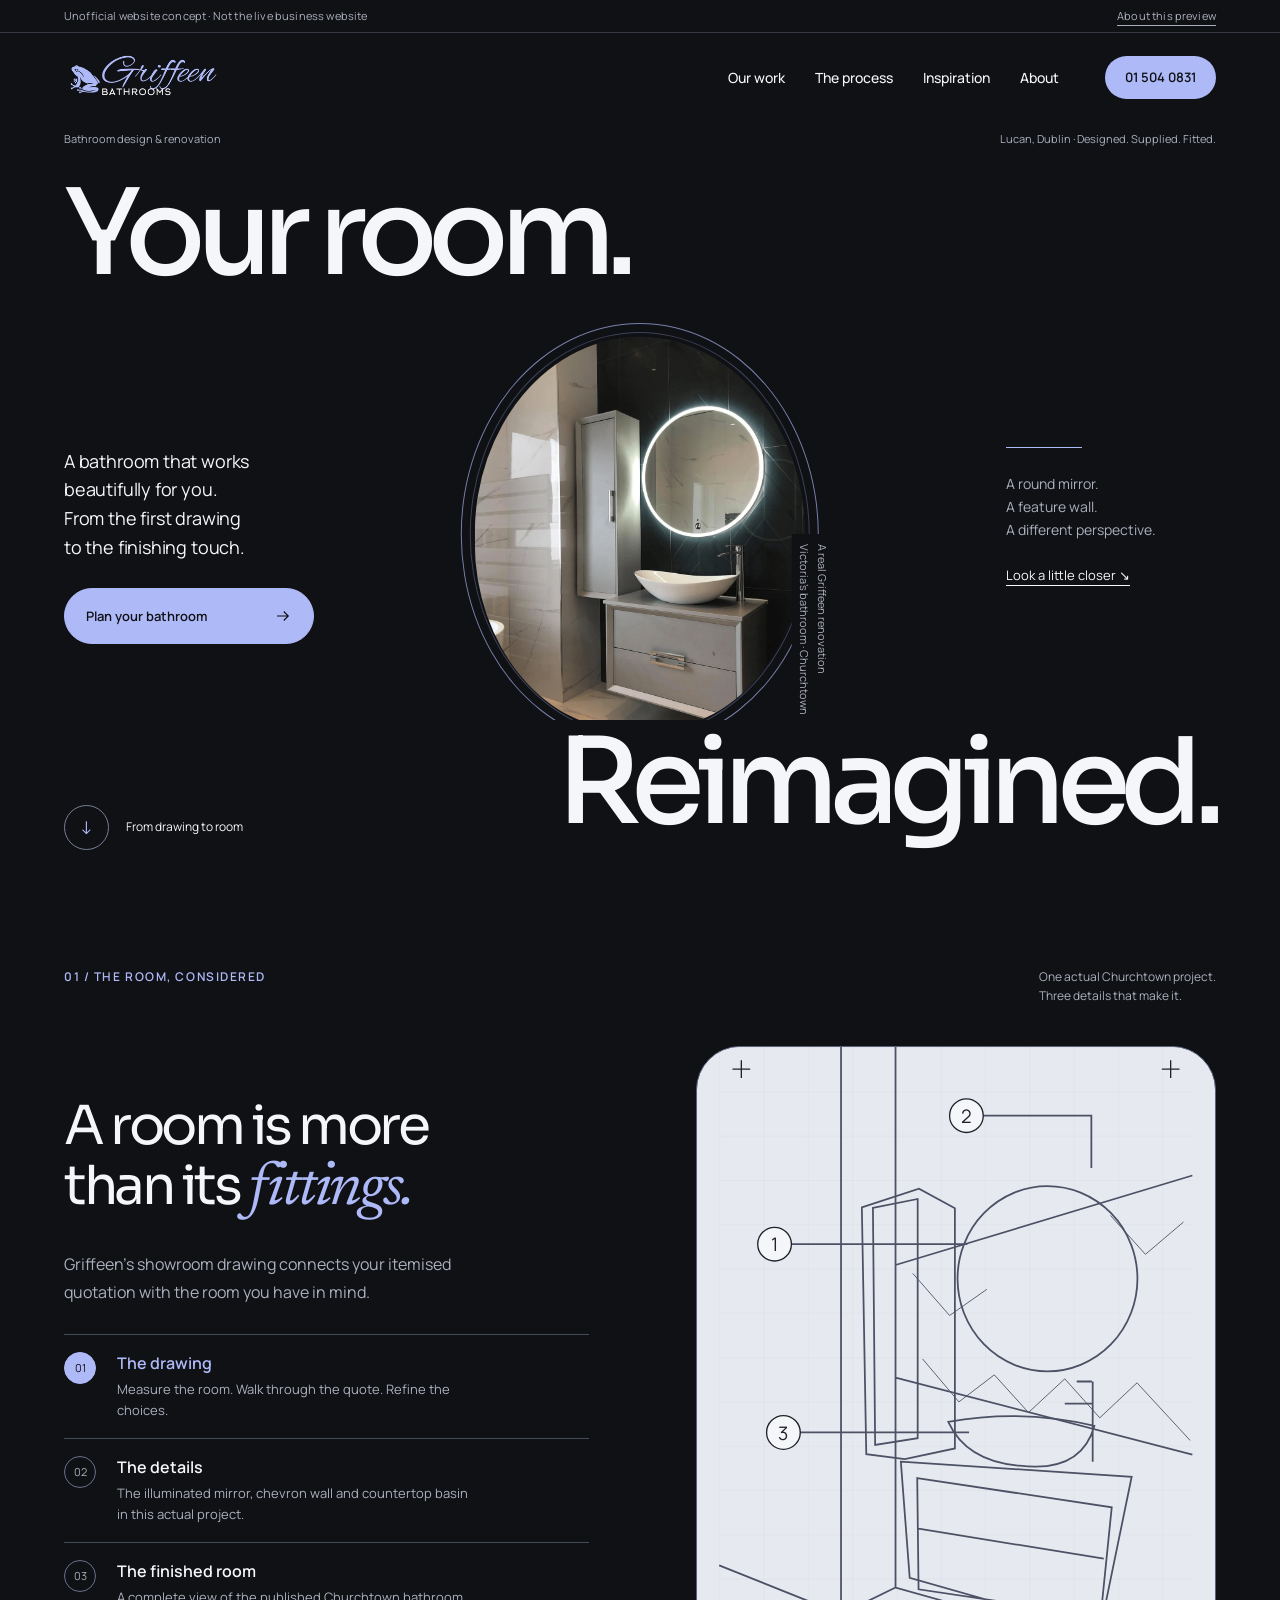
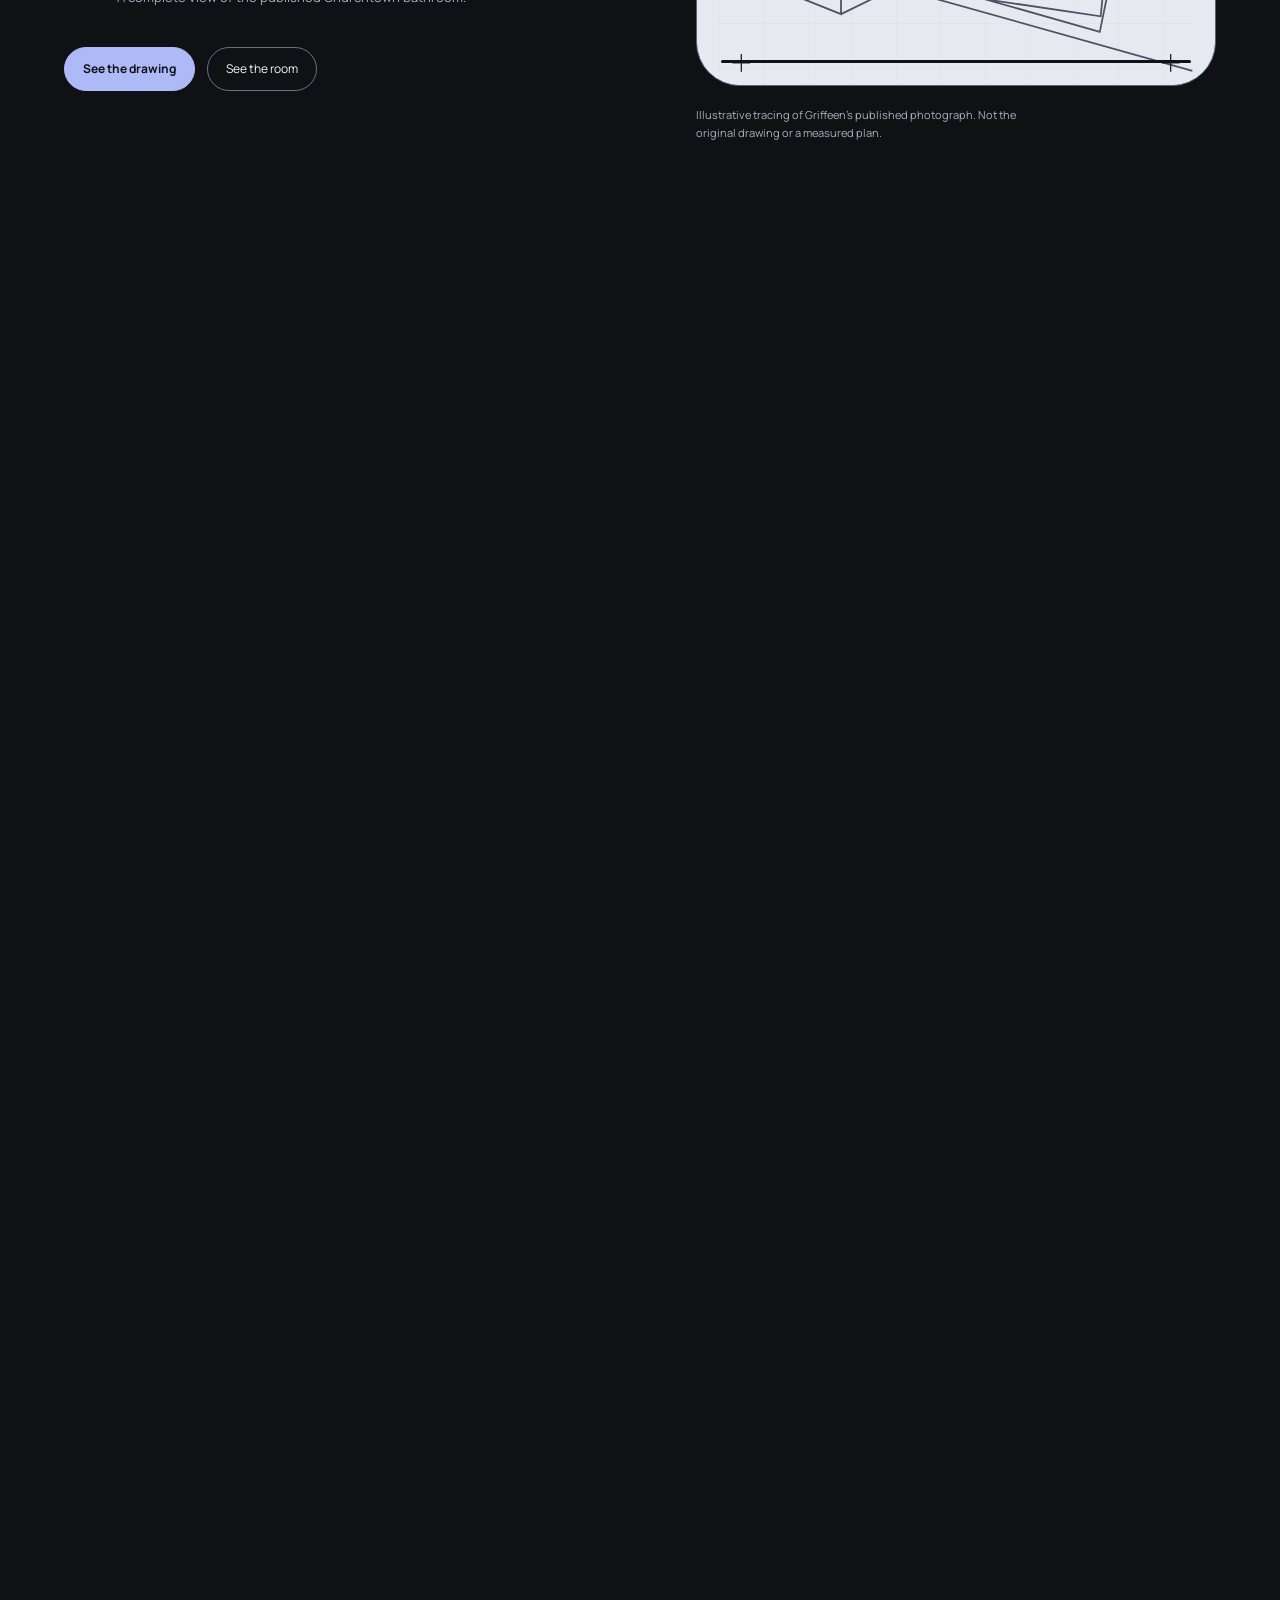
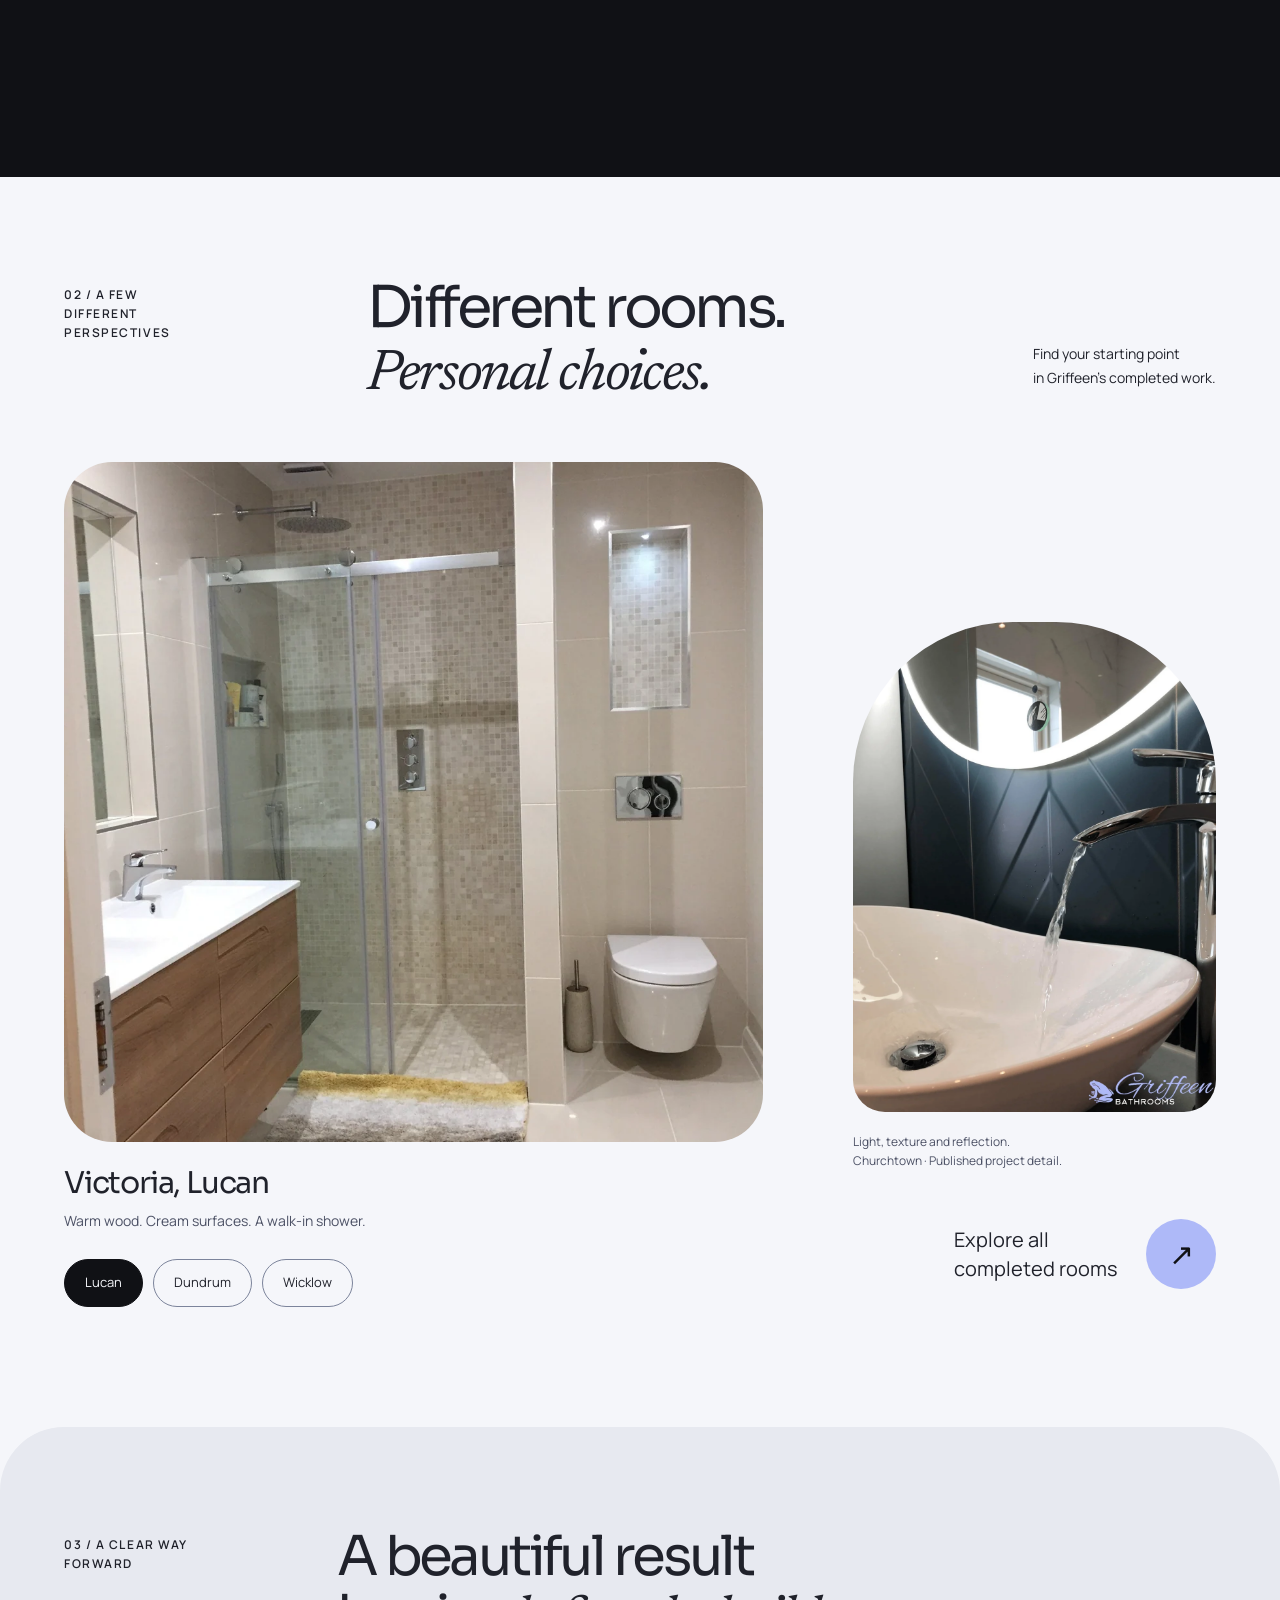
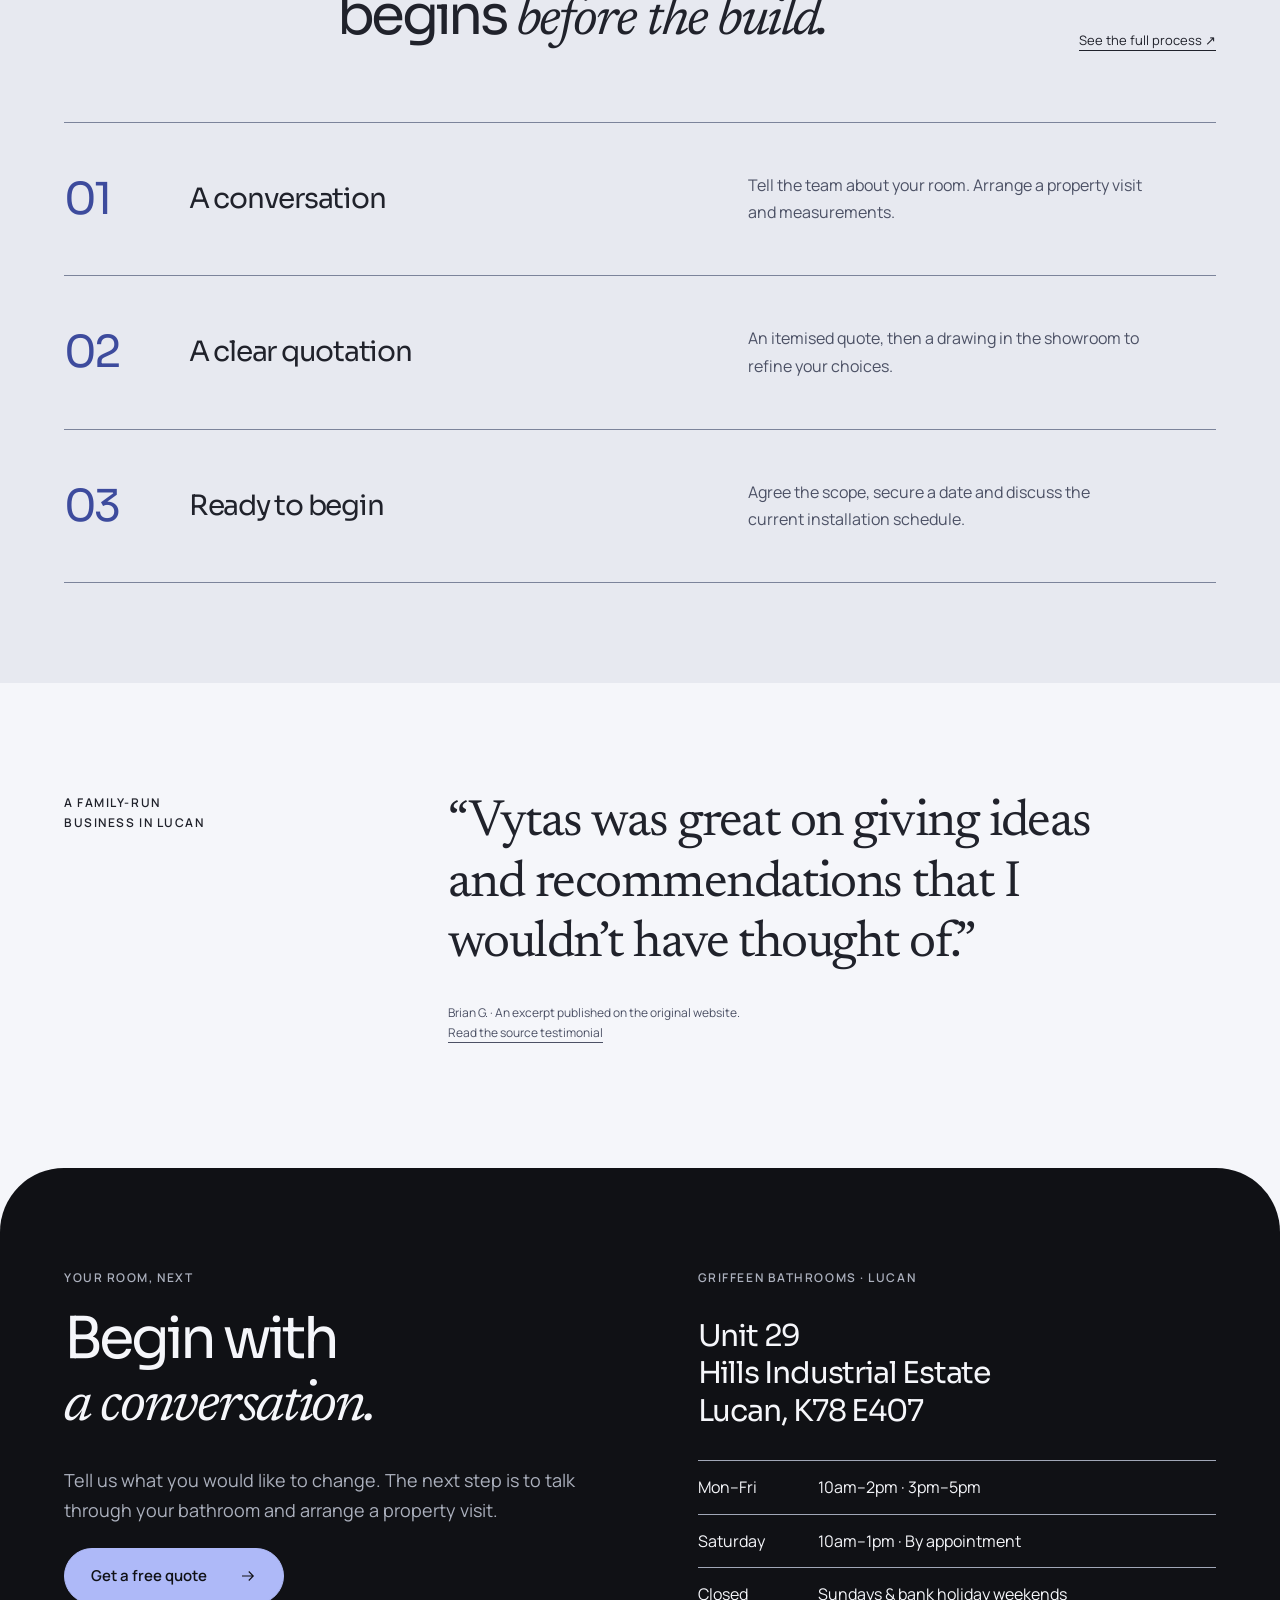
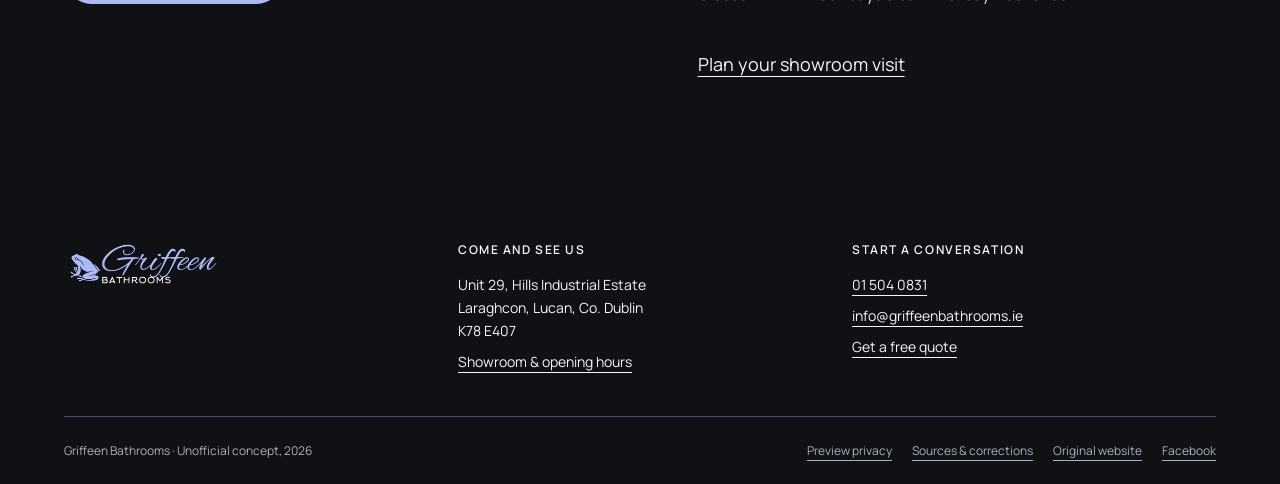
<file: index.html>
<!doctype html><html lang="en-IE"><head><meta charset="utf-8"><meta name="viewport" content="width=device-width,initial-scale=1"><meta name="robots" content="noindex,nofollow,noarchive"><meta name="description" content="An unofficial concept for Griffeen Bathrooms. Explore real bathroom projects, the renovation process and the Lucan showroom."><meta name="theme-color" content="#101115"><title>Bathroom Design &amp; Renovation in Dublin | Griffeen Bathrooms — Concept</title><link rel="icon" href="assets/favicon.svg" type="image/svg+xml"><link rel="stylesheet" href="assets/site.css"><link rel="stylesheet" href="assets/art-direction.css"><script type="application/ld+json">{"@context": "https://schema.org", "@type": "WebSite", "name": "Griffeen Bathrooms \u2014 Unofficial Concept", "description": "Independently prepared, unofficial website redesign concept. Not the live business website."}</script><script defer src="assets/gsap.min.js"></script><script defer src="assets/ScrollTrigger.min.js"></script><script defer src="assets/site.js"></script></head><body><a href="#main" class="skip">Skip to content</a><div class="preview-banner"><span>Unofficial website concept · Not the live business website</span><a href="concept-notes/">About this preview</a></div><header class="site-header"><a class="brand" href="./" aria-label="Griffeen Bathrooms home"><img src="assets/original-logo.png" width="297" height="110" alt="Griffeen Bathrooms" decoding="async"></a><nav class="desktop-nav" aria-label="Main"><a href="recent-projects/" >Our work</a><a href="THE-PROCESS/" >The process</a><a href="inspiration/" >Inspiration</a><a href="about/" >About</a></nav><a class="header-contact" href="tel:+35315040831">01 504 0831</a><details class="menu"><summary>Menu</summary><nav aria-label="Mobile"><a href="recent-projects/" >Our work</a><a href="THE-PROCESS/" >The process</a><a href="inspiration/" >Inspiration</a><a href="about/" >About</a><a href="showroom/">The showroom</a><a href="contact/">Get a free quote</a><a href="tel:+35315040831">Call 01 504 0831</a></nav></details></header><main id="main"><section class="mirror-hero" aria-labelledby="home-title">
  <div class="hero-topline"><span>Bathroom design & renovation</span><span>Lucan, Dublin · Designed. Supplied. Fitted.</span></div>
  <h1 id="home-title" class="mirror-title"><span class="title-mask first"><span class="title-piece">Your room.</span></span><span class="title-mask second"><span class="title-piece">Reimagined.</span></span></h1>
  <figure class="hero-portal"><div class="portal-ring" aria-hidden="true"></div><div class="portal-image"><img class="" src="assets/project-01.webp" width="1069" height="1440" alt="Round mirror, LED  mirror, freestanding basin, Bathroom, bathroom renovation, chevron tiles, deep blue tiles" loading="eager" decoding="async" fetchpriority=high></div><figcaption class="portal-caption">A real Griffeen renovation<br>Victoria’s bathroom · Churchtown</figcaption></figure>
  <div class="hero-description"><p>A bathroom that works<br>beautifully for you.<br>From the first drawing<br>to the finishing touch.</p><a class="btn " href="contact/">Plan your bathroom<svg viewBox="0 0 24 24" aria-hidden="true"><path d="M4 12h15m-6-6 6 6-6 6" fill="none" stroke="currentColor" stroke-width="1.5"/></svg></a></div>
  <div class="hero-detail-note"><span class="detail-stroke" aria-hidden="true"></span><p>A round mirror.<br>A feature wall.<br>A different perspective.</p><a href="#drawing">Look a little closer <span aria-hidden="true">↘</span></a></div>
  <a class="hero-scroll" href="#drawing"><span class="scroll-circle" aria-hidden="true">↓</span><span>From drawing to room</span></a>
</section>
<section class="plan-experience" id="drawing" aria-labelledby="plan-title">
 <div class="plan-pin">
  <div class="plan-header"><p class="label">01 / The room, considered</p><p>One actual Churchtown project.<br>Three details that make it.</p></div>
  <div class="plan-grid">
   <div class="plan-copy"><h2 id="plan-title">A room is more<br>than its <em>fittings.</em></h2><p class="plan-intro">Griffeen’s showroom drawing connects your itemised quotation with the room you have in mind.</p>
    <ol class="story-chapters"><li data-chapter="0"><span>01</span><div><h3>The drawing</h3><p>Measure the room. Walk through the quote. Refine the choices.</p></div></li><li data-chapter="1"><span>02</span><div><h3>The details</h3><p>The illuminated mirror, chevron wall and countertop basin in this actual project.</p></div></li><li data-chapter="2"><span>03</span><div><h3>The finished room</h3><p>A complete view of the published Churchtown bathroom.</p></div></li></ol>
    <div class="drawing-controls" aria-label="Compare the drawing and finished room"><button type="button" data-drawing="drawing" aria-pressed="false">See the drawing</button><button type="button" data-drawing="room" aria-pressed="true">See the room</button></div>
   </div>
   <figure class="plan-figure"><div class="drawing-stage" data-view="room"><svg class="drawing-svg" viewBox="0 0 1069 1440" role="img" aria-labelledby="drawing-title drawing-desc"><title id="drawing-title">Illustrative tracing of the Churchtown project</title><desc id="drawing-desc">The drawing locates the round illuminated mirror, chevron feature wall and countertop basin visible in the actual project photograph. It is not Griffeen's original measured drawing.</desc><defs><pattern id="sheet-grid" width="100" height="100" patternUnits="userSpaceOnUse"><path d="M100 0H0V100" fill="none" stroke="#20222b" stroke-opacity=".13" stroke-width="1"/></pattern></defs><rect width="1069" height="1440" fill="#e7e9f0"/><rect width="1069" height="1440" fill="url(#sheet-grid)"/><g fill="none" stroke="#4c5165" stroke-width="4"><path d="M398 0v1220l670 188M275 0v1280L0 1170M275 1280l123-60M1068 290L398 492M1068 920L398 746"/><path d="M410 936l521 34-72 350-429-122zM447 973l439 66-25 246-411-61zM450 1087l418 68M322 362l129-42 81 44v542l-113 24-87-11zM347 363l101-20v540l-96 15z"/><ellipse cx="741" cy="523" rx="203" ry="209"/><path d="M517 846q166-30 330 9-30 107-169 90-120-10-161-99zM843 755v181M780 805h65M807 755h34"/><path d="M459 704l82 97 80-61 77 85 82-76 79 88 84-79 120 130M437 511l83 95 84-59M883 380l79 88 86-73" stroke-width="2"/><path d="M560 445H150M840 273V155H590M564 870H170"/></g><g fill="#f5f6fa" stroke="#20222b" stroke-width="3"><circle cx="125" cy="445" r="38"/><circle cx="558" cy="155" r="38"/><circle cx="145" cy="870" r="38"/></g><g fill="#20222b" font-family="Manrope,Arial,sans-serif" font-size="42" text-anchor="middle"><text x="125" y="461">1</text><text x="558" y="171">2</text><text x="145" y="886">3</text></g><g stroke="#20222b" stroke-width="3"><path d="M30 50h40m-20-20v40M999 50h40m-20-20v40M30 1390h40m-20-20v40M999 1390h40m-20-20v40"/></g></svg><img class="drawing-photo" src="assets/project-01.webp" width="1069" height="1440" alt="Round mirror, LED  mirror, freestanding basin, Bathroom, bathroom renovation, chevron tiles, deep blue tiles" loading="lazy" decoding="async" ><div class="detail-window"><img class="" src="assets/project-02.webp" width="1075" height="1440" alt="round mirror, LED mirror, freestanding basin, basin, tap, bathroom, bathroom renovation" loading="lazy" decoding="async" ></div><span class="plan-progress" aria-hidden="true"><i></i></span></div><figcaption class="drawing-note">Illustrative tracing of Griffeen’s published photograph. Not the original drawing or a measured plan.</figcaption></figure>
  </div>
 </div>
</section>
<section class="project-editorial" aria-labelledby="projects-title">
 <div class="editorial-heading"><p class="label">02 / A few different perspectives</p><h2 id="projects-title">Different rooms.<br><em>Personal choices.</em></h2><p>Find your starting point<br>in Griffeen’s completed work.</p></div>
 <div class="project-spread"><figure class="spread-primary"><div class="project-view" id="project-view"><img class="" src="assets/project-07.webp" width="1080" height="1440" alt="Bathroom with walk in shower, double wall hung vanity unit and cream tiles" loading="lazy" decoding="async" ></div><figcaption><h3 id="project-name">Victoria, Lucan</h3><p id="project-description">Warm wood. Cream surfaces. A walk-in shower.</p></figcaption><div class="project-choices" aria-label="Choose a published project"><button type="button" data-project="lucan" aria-pressed="true">Lucan</button><button type="button" data-project="dundrum" aria-pressed="false">Dundrum</button><button type="button" data-project="wicklow" aria-pressed="false">Wicklow</button></div></figure><figure class="spread-detail"><img class="" src="assets/project-02.webp" width="1075" height="1440" alt="round mirror, LED mirror, freestanding basin, basin, tap, bathroom, bathroom renovation" loading="lazy" decoding="async" ><figcaption>Light, texture and reflection.<br>Churchtown · Published project detail.</figcaption></figure><a class="archive-link" href="recent-projects/"><span>Explore all<br>completed rooms</span><span class="archive-arrow" aria-hidden="true">↗</span></a></div>
</section>
<section class="process-editorial" aria-labelledby="process-title">
 <div class="process-opening"><p class="label">03 / A clear way forward</p><h2 id="process-title">A beautiful result<br>begins <em>before the build.</em></h2><a href="THE-PROCESS/">See the full process <span aria-hidden="true">↗</span></a></div>
 <div class="process-ribbon"><article><span class="step-number">01</span><h3>A conversation</h3><p>Tell the team about your room. Arrange a property visit and measurements.</p></article><article><span class="step-number">02</span><h3>A clear quotation</h3><p>An itemised quote, then a drawing in the showroom to refine your choices.</p></article><article><span class="step-number">03</span><h3>Ready to begin</h3><p>Agree the scope, secure a date and discuss the current installation schedule.</p></article></div>
</section>
<section class="studio-note"><p class="label">A family-run business in Lucan</p><blockquote>“Vytas was great on giving ideas and recommendations that I wouldn’t have thought of.”</blockquote><p>Brian G. · An excerpt published on the original website.<br><a href="https://www.griffeenbathrooms.ie/">Read the source testimonial</a></p></section>
<section class="section dark showroom-strip" id="FreeQuote"><div><p class="label">Your room, next</p><h2>Begin with<br><em>a conversation.</em></h2><p style="margin-top:28px">Tell us what you would like to change. The next step is to talk through your bathroom and arrange a property visit.</p><a class="btn " href="contact/">Get a free quote<svg viewBox="0 0 24 24" aria-hidden="true"><path d="M4 12h15m-6-6 6 6-6 6" fill="none" stroke="currentColor" stroke-width="1.5"/></svg></a></div><div><p class="label">Griffeen Bathrooms · Lucan</p><div class="address">Unit 29<br>Hills Industrial Estate<br>Lucan, K78 E407</div><ul class="hours"><li><span>Mon–Fri</span><span>10am–2pm · 3pm–5pm</span></li><li><span>Saturday</span><span>10am–1pm · By appointment</span></li><li><span>Closed</span><span>Sundays & bank holiday weekends</span></li></ul><a href="showroom/">Plan your showroom visit</a></div></section>
</main><footer class="footer"><div class="footer-top"><a class="brand" href="./" aria-label="Griffeen Bathrooms home"><img src="assets/original-logo.png" width="297" height="110" alt="Griffeen Bathrooms" decoding="async"></a><div><p class="label">Come and see us</p><p>Unit 29, Hills Industrial Estate<br>Laraghcon, Lucan, Co. Dublin<br>K78 E407</p><a href="showroom/">Showroom & opening hours</a></div><div><p class="label">Start a conversation</p><p><a href="tel:+35315040831">01 504 0831</a></p><p><a href="mailto:info@griffeenbathrooms.ie">info@griffeenbathrooms.ie</a></p><a href="contact/">Get a free quote</a></div></div><div class="footer-links"><span>Griffeen Bathrooms · Unofficial concept, 2026</span><a href="privacy/">Preview privacy</a><a href="concept-notes/">Sources & corrections</a><a href="https://www.griffeenbathrooms.ie/">Original website</a><a href="https://www.facebook.com/GriffeenBathrooms">Facebook</a></div></footer></body></html>
</file>
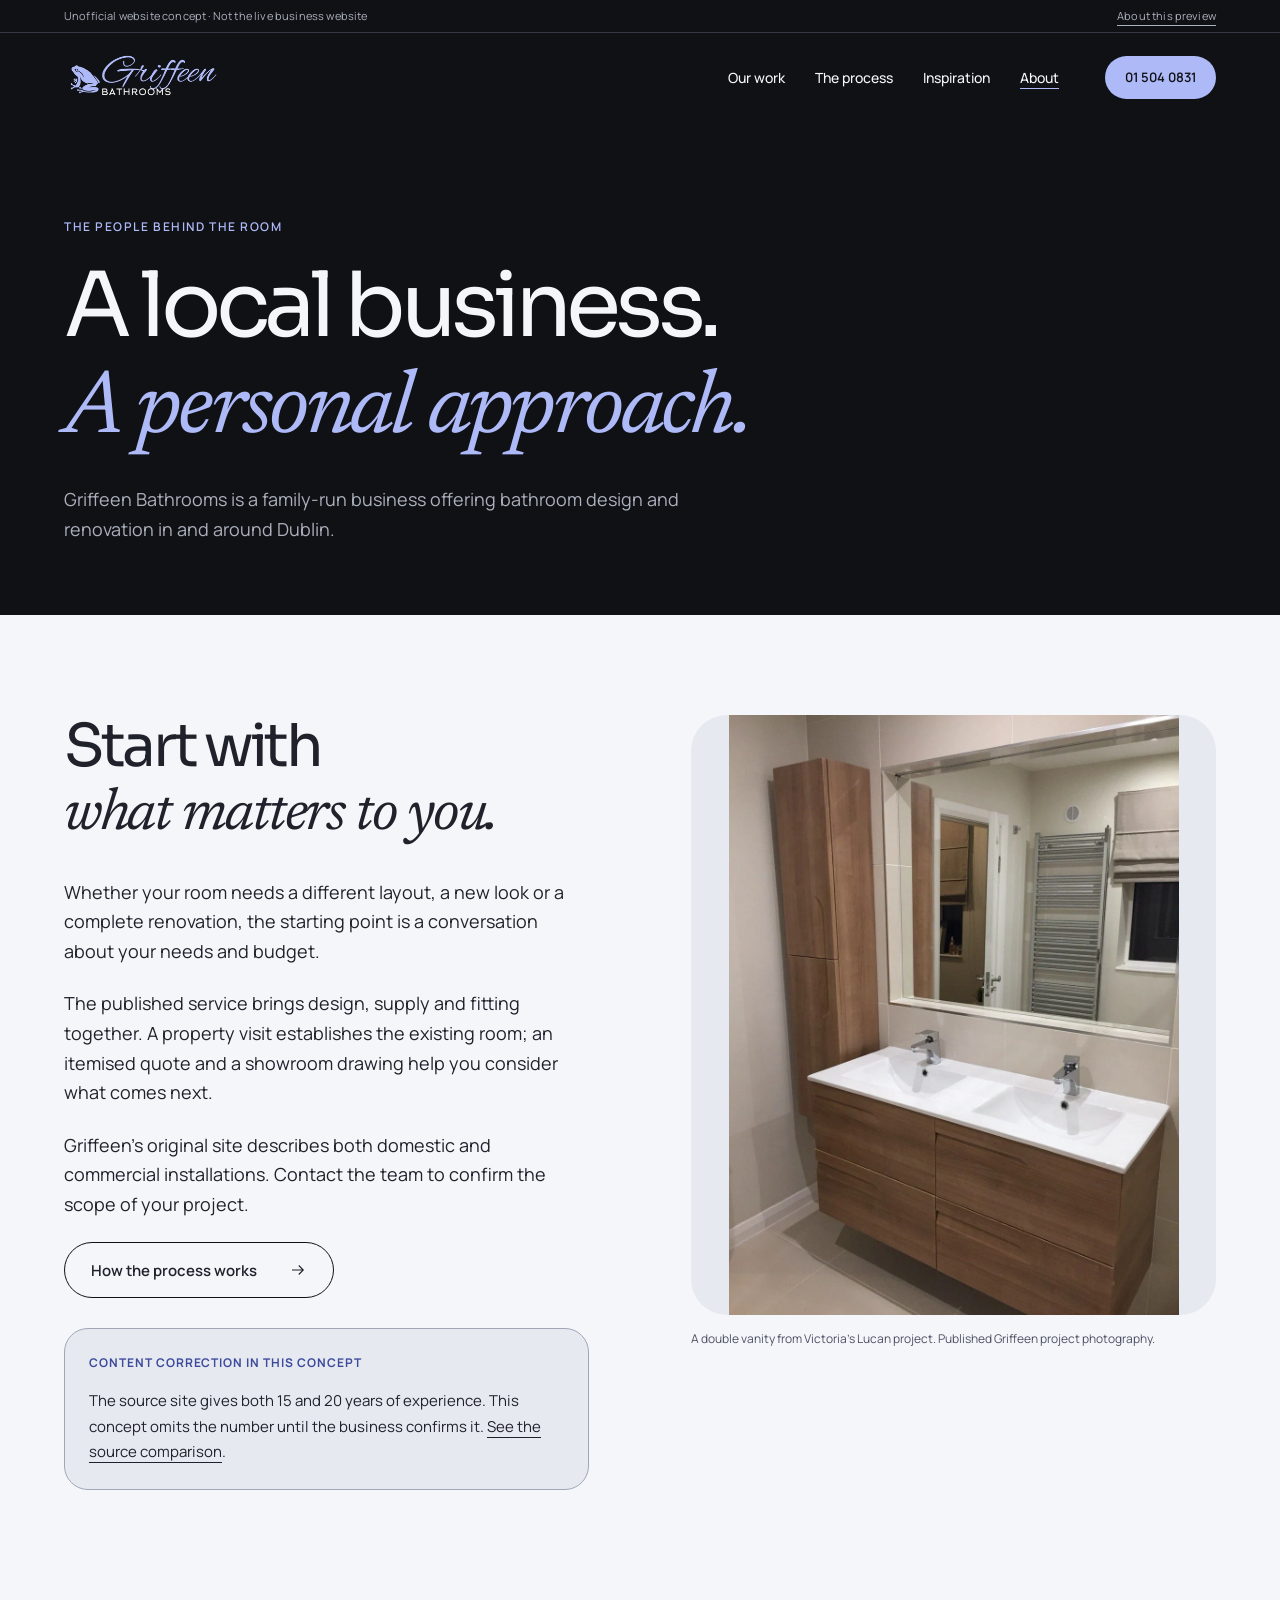
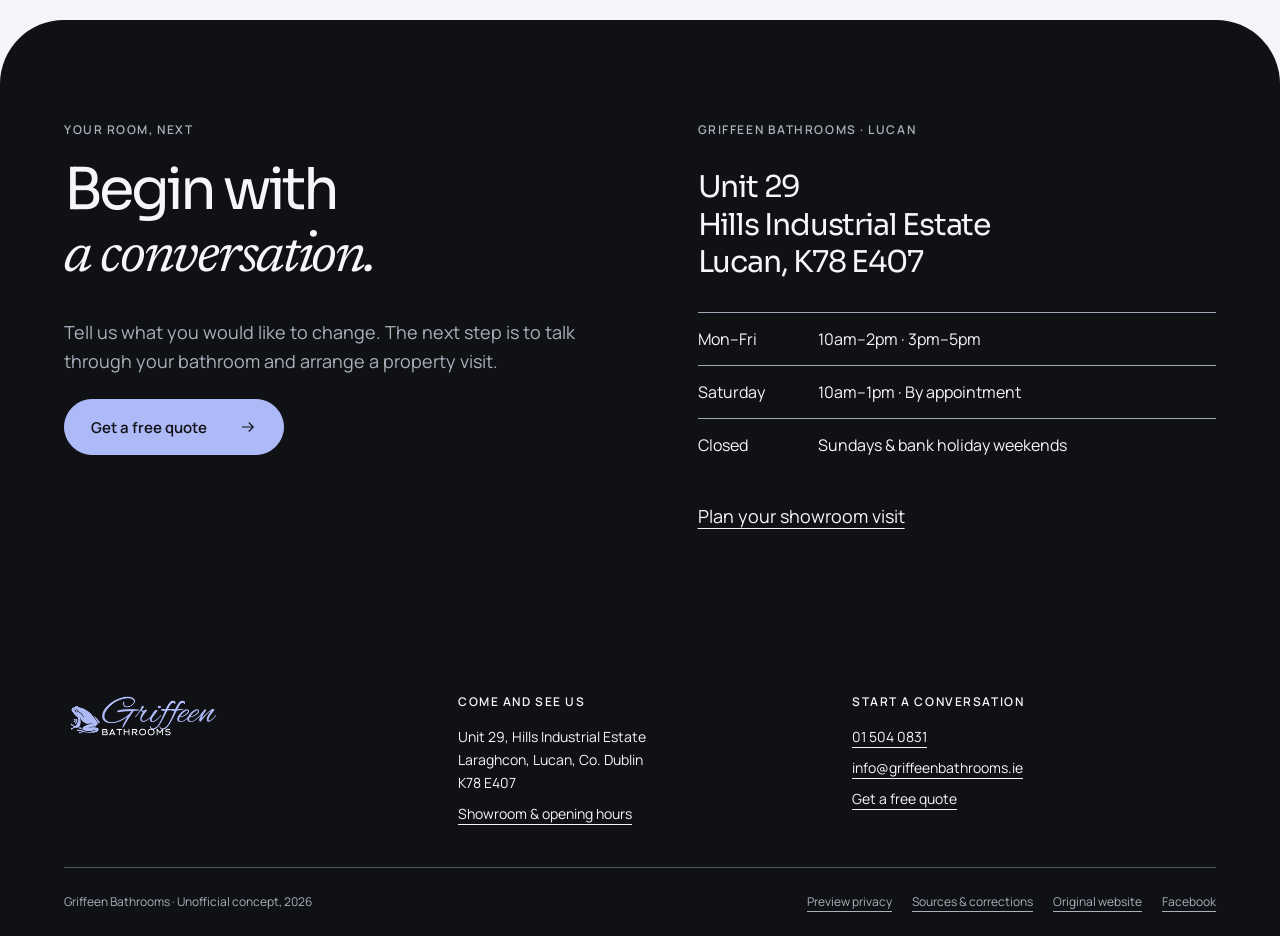
<file: about/index.html>
<!doctype html><html lang="en-IE"><head><meta charset="utf-8"><meta name="viewport" content="width=device-width,initial-scale=1"><meta name="robots" content="noindex,nofollow,noarchive"><meta name="description" content="A family-run bathroom design, supply and fitting business in Lucan. Learn about the published Griffeen renovation approach."><meta name="theme-color" content="#101115"><title>About Griffeen Bathrooms | Family-run Bathroom Renovation — Concept</title><link rel="icon" href="../assets/favicon.svg" type="image/svg+xml"><link rel="stylesheet" href="../assets/site.css"><link rel="stylesheet" href="../assets/art-direction.css"><script type="application/ld+json">{"@context": "https://schema.org", "@type": "WebSite", "name": "Griffeen Bathrooms \u2014 Unofficial Concept", "description": "Independently prepared, unofficial website redesign concept. Not the live business website."}</script><script defer src="../assets/gsap.min.js"></script><script defer src="../assets/ScrollTrigger.min.js"></script><script defer src="../assets/site.js"></script></head><body><a href="#main" class="skip">Skip to content</a><div class="preview-banner"><span>Unofficial website concept · Not the live business website</span><a href="../concept-notes/">About this preview</a></div><header class="site-header"><a class="brand" href="../" aria-label="Griffeen Bathrooms home"><img src="../assets/original-logo.png" width="297" height="110" alt="Griffeen Bathrooms" decoding="async"></a><nav class="desktop-nav" aria-label="Main"><a href="../recent-projects/" >Our work</a><a href="../THE-PROCESS/" >The process</a><a href="../inspiration/" >Inspiration</a><a href="./" aria-current=page>About</a></nav><a class="header-contact" href="tel:+35315040831">01 504 0831</a><details class="menu"><summary>Menu</summary><nav aria-label="Mobile"><a href="../recent-projects/" >Our work</a><a href="../THE-PROCESS/" >The process</a><a href="../inspiration/" >Inspiration</a><a href="./" aria-current=page>About</a><a href="../showroom/">The showroom</a><a href="../contact/">Get a free quote</a><a href="tel:+35315040831">Call 01 504 0831</a></nav></details></header><main id="main"><section class="page-title"><p class="label">The people behind the room</p><h1>A local business.<br><em>A personal approach.</em></h1><p>Griffeen Bathrooms is a family-run business offering bathroom design and renovation in and around Dublin.</p></section><section class="section content-two"><div><h2>Start with<br><em>what matters to you.</em></h2><p>Whether your room needs a different layout, a new look or a complete renovation, the starting point is a conversation about your needs and budget.</p><p>The published service brings design, supply and fitting together. A property visit establishes the existing room; an itemised quote and a showroom drawing help you consider what comes next.</p><p>Griffeen’s original site describes both domestic and commercial installations. Contact the team to confirm the scope of your project.</p><a class="btn btn-outline" href="../THE-PROCESS/">How the process works<svg viewBox="0 0 24 24" aria-hidden="true"><path d="M4 12h15m-6-6 6 6-6 6" fill="none" stroke="currentColor" stroke-width="1.5"/></svg></a><div class="note"><p class="correction">Content correction in this concept</p><p>The source site gives both 15 and 20 years of experience. This concept omits the number until the business confirms it. <a href="../concept-notes/#corrections">See the source comparison</a>.</p></div></div><figure><img class="" src="../assets/project-09.webp" width="960" height="1280" alt="Walnut wall hung double vanity unit and tall boy" loading="lazy" decoding="async" ><figcaption class="drawing-note">A double vanity from Victoria’s Lucan project. Published Griffeen project photography.</figcaption></figure></section><section class="section dark showroom-strip" id="FreeQuote"><div><p class="label">Your room, next</p><h2>Begin with<br><em>a conversation.</em></h2><p style="margin-top:28px">Tell us what you would like to change. The next step is to talk through your bathroom and arrange a property visit.</p><a class="btn " href="../contact/">Get a free quote<svg viewBox="0 0 24 24" aria-hidden="true"><path d="M4 12h15m-6-6 6 6-6 6" fill="none" stroke="currentColor" stroke-width="1.5"/></svg></a></div><div><p class="label">Griffeen Bathrooms · Lucan</p><div class="address">Unit 29<br>Hills Industrial Estate<br>Lucan, K78 E407</div><ul class="hours"><li><span>Mon–Fri</span><span>10am–2pm · 3pm–5pm</span></li><li><span>Saturday</span><span>10am–1pm · By appointment</span></li><li><span>Closed</span><span>Sundays & bank holiday weekends</span></li></ul><a href="../showroom/">Plan your showroom visit</a></div></section></main><footer class="footer"><div class="footer-top"><a class="brand" href="../" aria-label="Griffeen Bathrooms home"><img src="../assets/original-logo.png" width="297" height="110" alt="Griffeen Bathrooms" decoding="async"></a><div><p class="label">Come and see us</p><p>Unit 29, Hills Industrial Estate<br>Laraghcon, Lucan, Co. Dublin<br>K78 E407</p><a href="../showroom/">Showroom & opening hours</a></div><div><p class="label">Start a conversation</p><p><a href="tel:+35315040831">01 504 0831</a></p><p><a href="mailto:info@griffeenbathrooms.ie">info@griffeenbathrooms.ie</a></p><a href="../contact/">Get a free quote</a></div></div><div class="footer-links"><span>Griffeen Bathrooms · Unofficial concept, 2026</span><a href="../privacy/">Preview privacy</a><a href="../concept-notes/">Sources & corrections</a><a href="https://www.griffeenbathrooms.ie/">Original website</a><a href="https://www.facebook.com/GriffeenBathrooms">Facebook</a></div></footer></body></html>
</file>
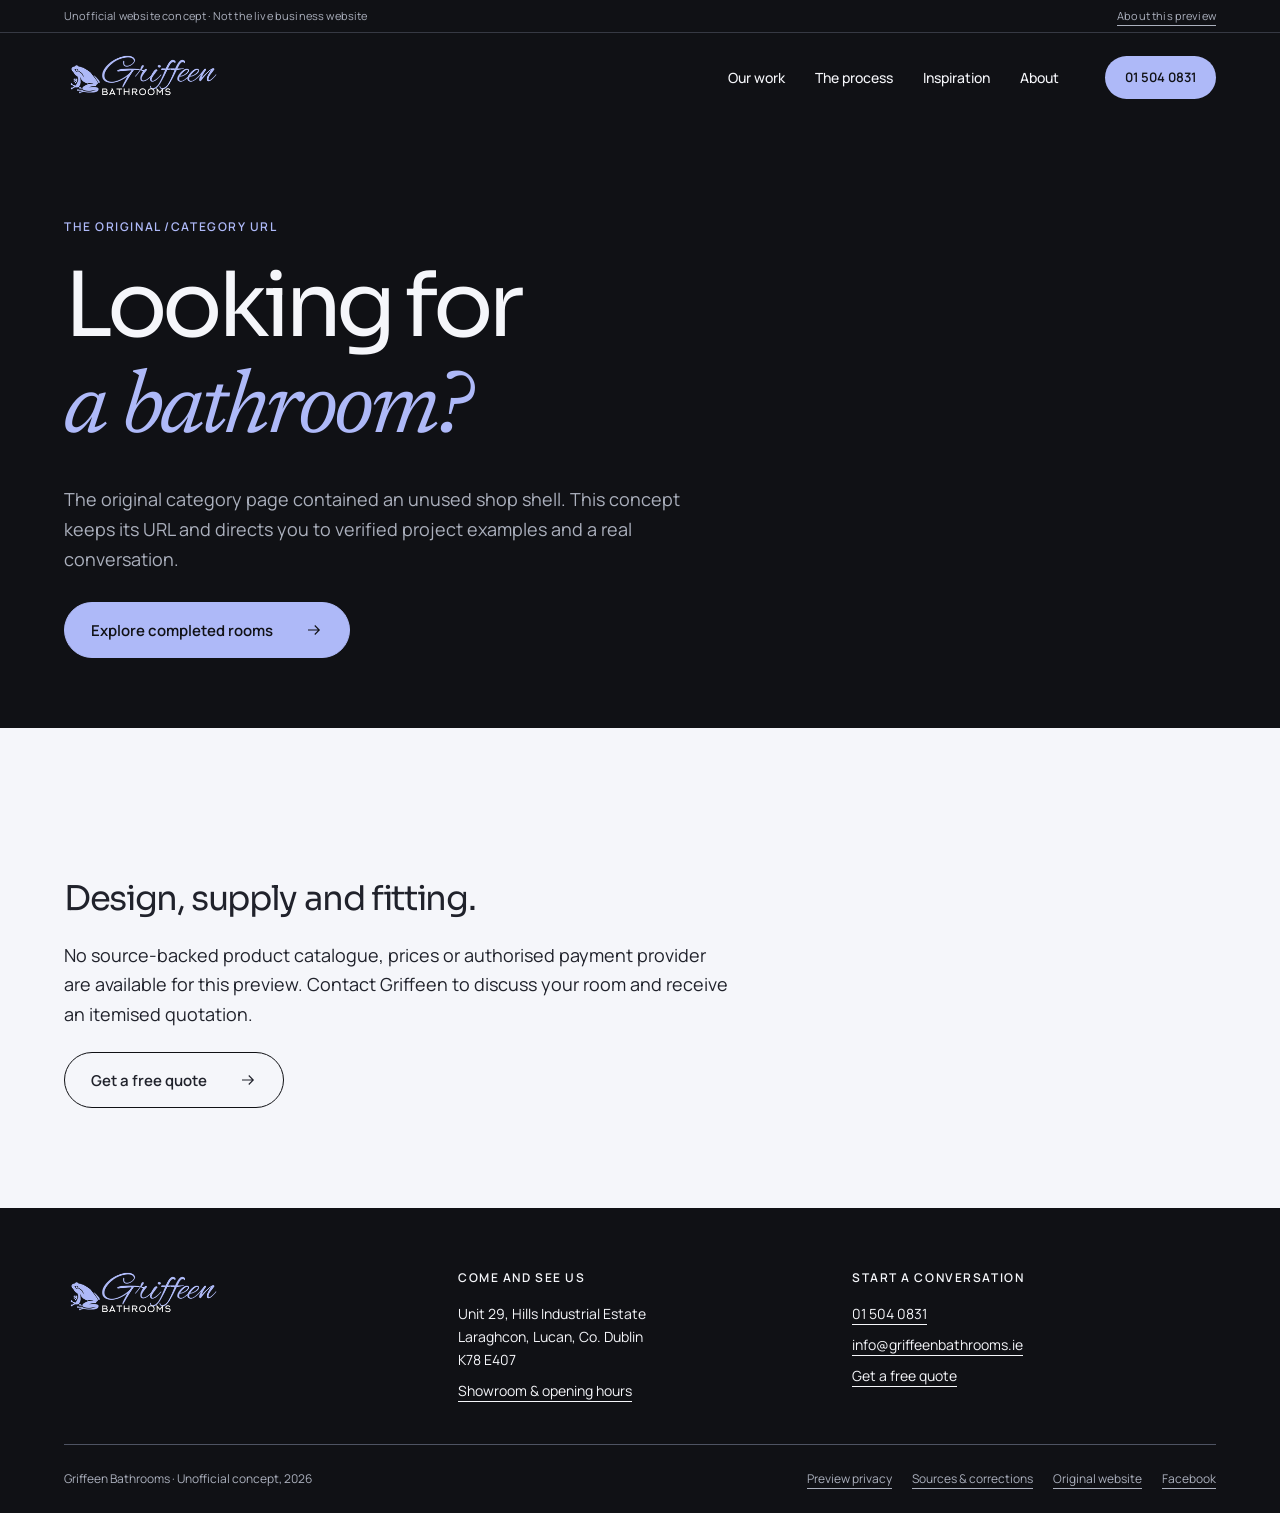
<file: category/index.html>
<!doctype html><html lang="en-IE"><head><meta charset="utf-8"><meta name="viewport" content="width=device-width,initial-scale=1"><meta name="robots" content="noindex,nofollow,noarchive"><meta name="description" content="The preserved original category URL leads to verified bathroom project examples and an enquiry."><meta name="theme-color" content="#101115"><title>Bathroom Projects &amp; Enquiries | Griffeen Bathrooms — Concept</title><link rel="icon" href="../assets/favicon.svg" type="image/svg+xml"><link rel="stylesheet" href="../assets/site.css"><link rel="stylesheet" href="../assets/art-direction.css"><script type="application/ld+json">{"@context": "https://schema.org", "@type": "WebSite", "name": "Griffeen Bathrooms \u2014 Unofficial Concept", "description": "Independently prepared, unofficial website redesign concept. Not the live business website."}</script><script defer src="../assets/gsap.min.js"></script><script defer src="../assets/ScrollTrigger.min.js"></script><script defer src="../assets/site.js"></script></head><body><a href="#main" class="skip">Skip to content</a><div class="preview-banner"><span>Unofficial website concept · Not the live business website</span><a href="../concept-notes/">About this preview</a></div><header class="site-header"><a class="brand" href="../" aria-label="Griffeen Bathrooms home"><img src="../assets/original-logo.png" width="297" height="110" alt="Griffeen Bathrooms" decoding="async"></a><nav class="desktop-nav" aria-label="Main"><a href="../recent-projects/" >Our work</a><a href="../THE-PROCESS/" >The process</a><a href="../inspiration/" >Inspiration</a><a href="../about/" >About</a></nav><a class="header-contact" href="tel:+35315040831">01 504 0831</a><details class="menu"><summary>Menu</summary><nav aria-label="Mobile"><a href="../recent-projects/" >Our work</a><a href="../THE-PROCESS/" >The process</a><a href="../inspiration/" >Inspiration</a><a href="../about/" >About</a><a href="../showroom/">The showroom</a><a href="../contact/">Get a free quote</a><a href="tel:+35315040831">Call 01 504 0831</a></nav></details></header><main id="main"><section class="page-title"><p class="label">The original /category URL</p><h1>Looking for<br><em>a bathroom?</em></h1><p>The original category page contained an unused shop shell. This concept keeps its URL and directs you to verified project examples and a real conversation.</p><a class="btn " href="../recent-projects/">Explore completed rooms<svg viewBox="0 0 24 24" aria-hidden="true"><path d="M4 12h15m-6-6 6 6-6 6" fill="none" stroke="currentColor" stroke-width="1.5"/></svg></a></section><section class="section prose"><h2>Design, supply and fitting.</h2><p>No source-backed product catalogue, prices or authorised payment provider are available for this preview. Contact Griffeen to discuss your room and receive an itemised quotation.</p><a class="btn btn-outline" href="../contact/">Get a free quote<svg viewBox="0 0 24 24" aria-hidden="true"><path d="M4 12h15m-6-6 6 6-6 6" fill="none" stroke="currentColor" stroke-width="1.5"/></svg></a></section></main><footer class="footer"><div class="footer-top"><a class="brand" href="../" aria-label="Griffeen Bathrooms home"><img src="../assets/original-logo.png" width="297" height="110" alt="Griffeen Bathrooms" decoding="async"></a><div><p class="label">Come and see us</p><p>Unit 29, Hills Industrial Estate<br>Laraghcon, Lucan, Co. Dublin<br>K78 E407</p><a href="../showroom/">Showroom & opening hours</a></div><div><p class="label">Start a conversation</p><p><a href="tel:+35315040831">01 504 0831</a></p><p><a href="mailto:info@griffeenbathrooms.ie">info@griffeenbathrooms.ie</a></p><a href="../contact/">Get a free quote</a></div></div><div class="footer-links"><span>Griffeen Bathrooms · Unofficial concept, 2026</span><a href="../privacy/">Preview privacy</a><a href="../concept-notes/">Sources & corrections</a><a href="https://www.griffeenbathrooms.ie/">Original website</a><a href="https://www.facebook.com/GriffeenBathrooms">Facebook</a></div></footer></body></html>
</file>
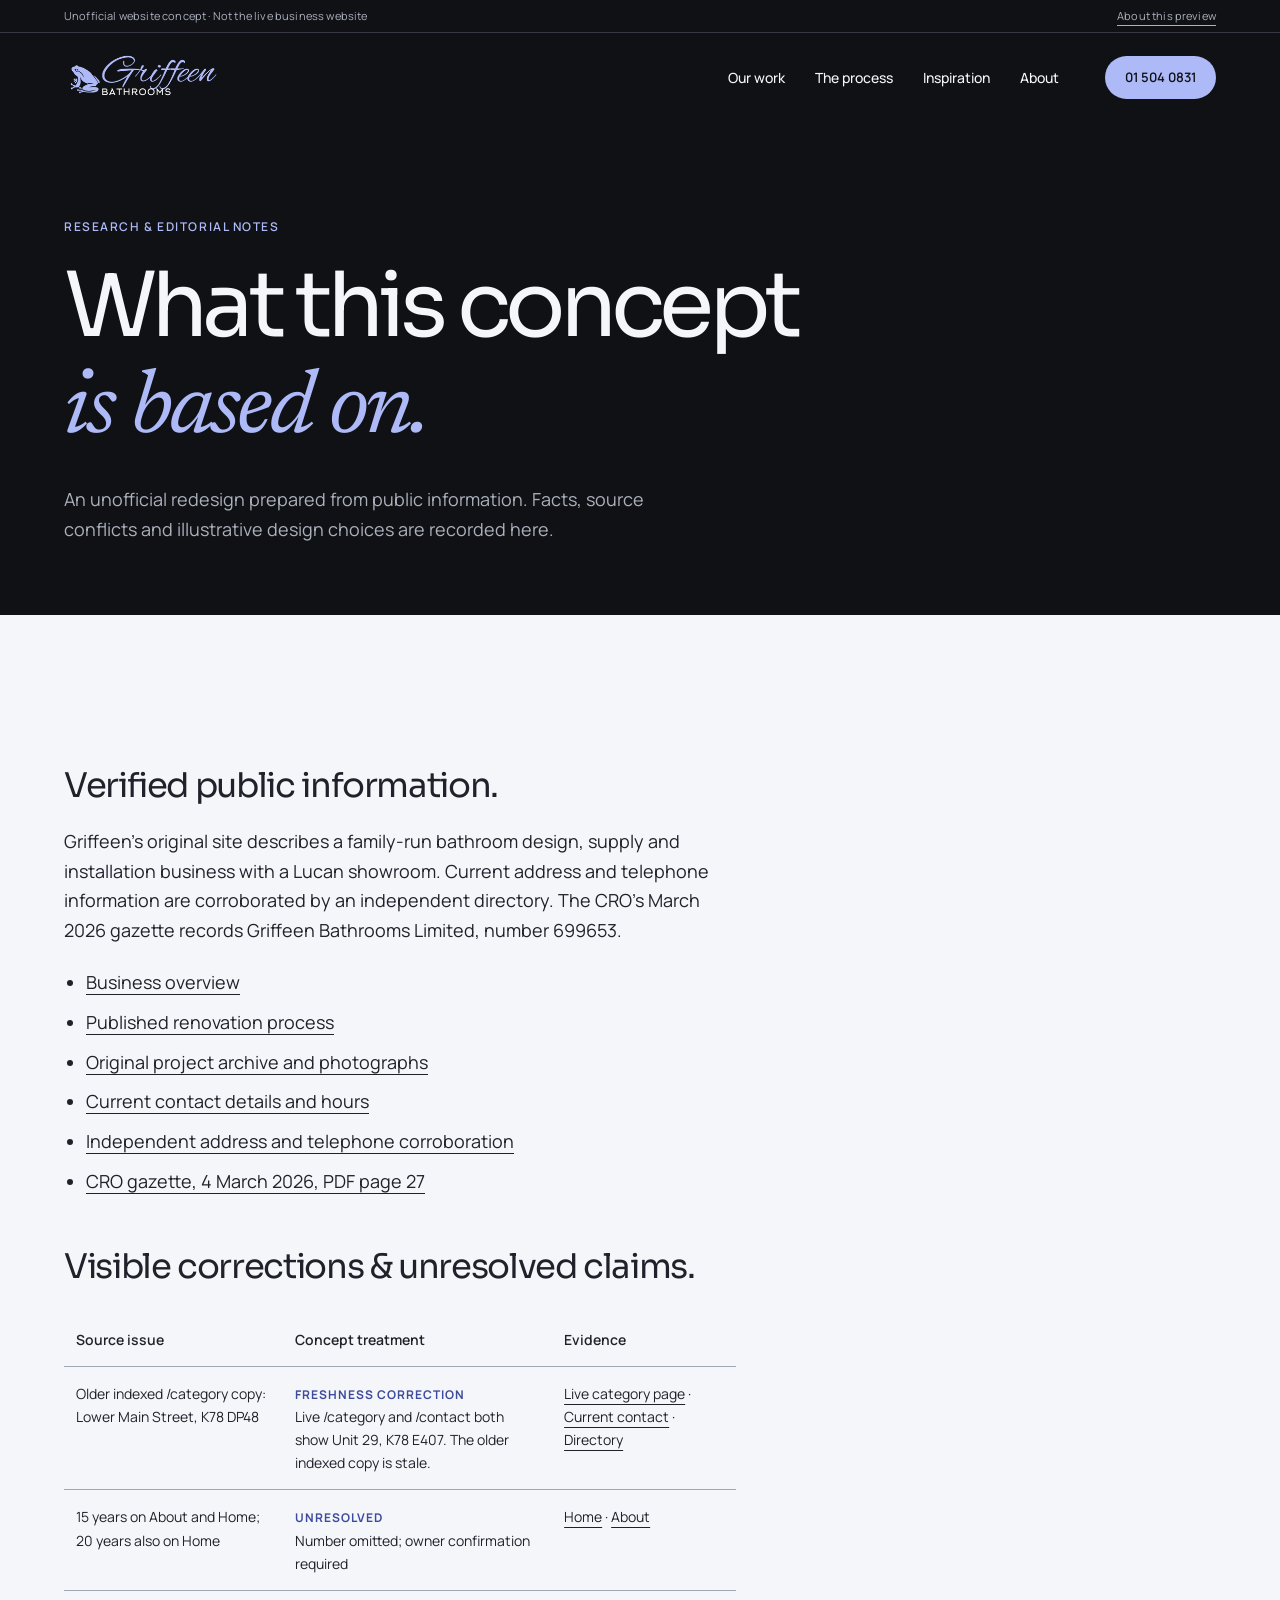
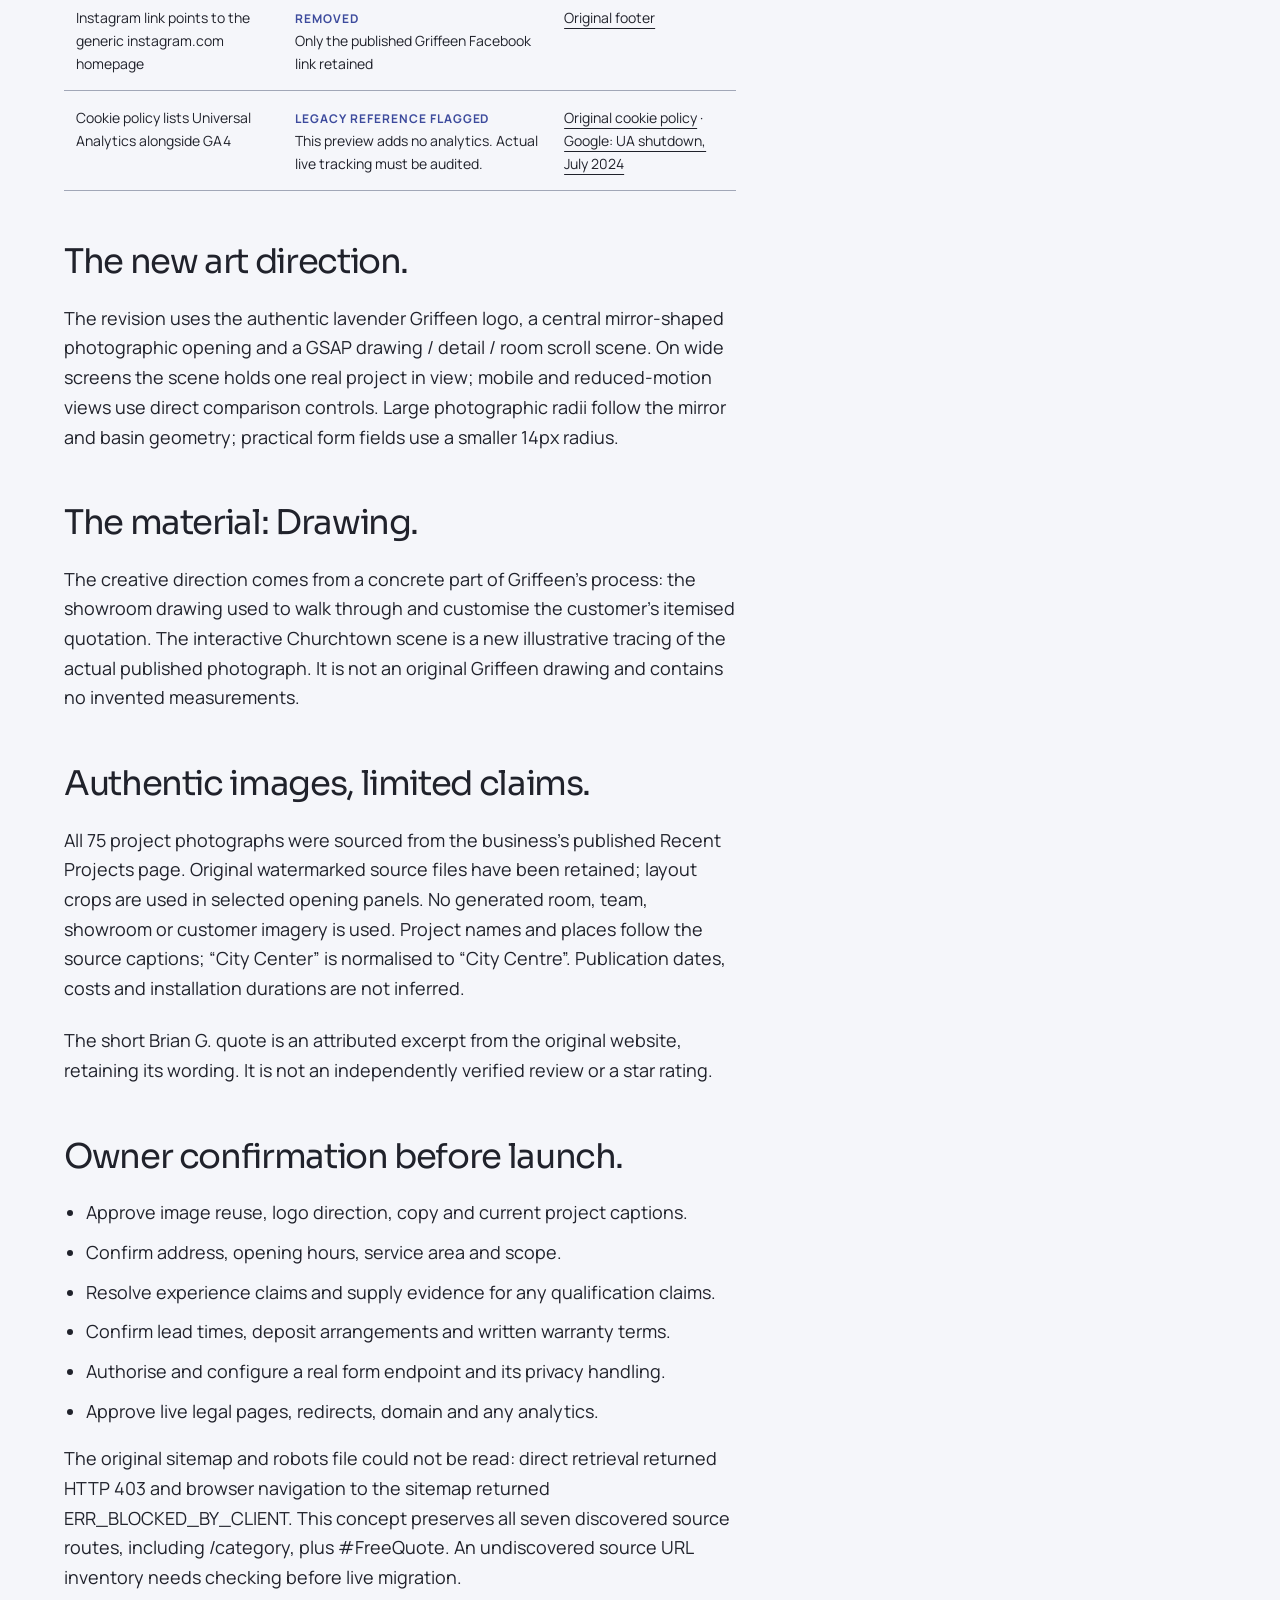
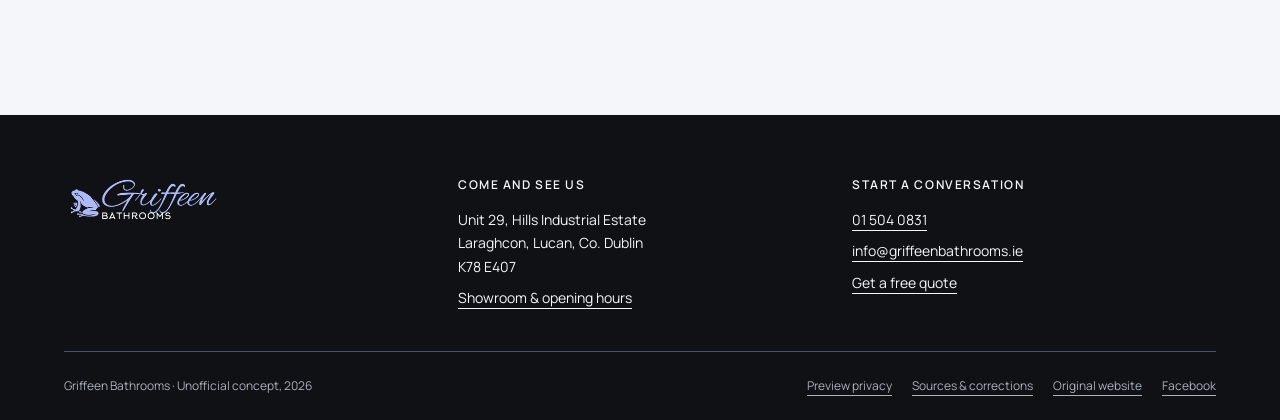
<file: concept-notes/index.html>
<!doctype html><html lang="en-IE"><head><meta charset="utf-8"><meta name="viewport" content="width=device-width,initial-scale=1"><meta name="robots" content="noindex,nofollow,noarchive"><meta name="description" content="Business sources, corrected address, unresolved experience claims and illustration notes for this unofficial redesign."><meta name="theme-color" content="#101115"><title>Sources &amp; Corrections | Griffeen Bathrooms — Concept</title><link rel="icon" href="../assets/favicon.svg" type="image/svg+xml"><link rel="stylesheet" href="../assets/site.css"><link rel="stylesheet" href="../assets/art-direction.css"><script type="application/ld+json">{"@context": "https://schema.org", "@type": "WebSite", "name": "Griffeen Bathrooms \u2014 Unofficial Concept", "description": "Independently prepared, unofficial website redesign concept. Not the live business website."}</script><script defer src="../assets/gsap.min.js"></script><script defer src="../assets/ScrollTrigger.min.js"></script><script defer src="../assets/site.js"></script></head><body><a href="#main" class="skip">Skip to content</a><div class="preview-banner"><span>Unofficial website concept · Not the live business website</span><a href="./">About this preview</a></div><header class="site-header"><a class="brand" href="../" aria-label="Griffeen Bathrooms home"><img src="../assets/original-logo.png" width="297" height="110" alt="Griffeen Bathrooms" decoding="async"></a><nav class="desktop-nav" aria-label="Main"><a href="../recent-projects/" >Our work</a><a href="../THE-PROCESS/" >The process</a><a href="../inspiration/" >Inspiration</a><a href="../about/" >About</a></nav><a class="header-contact" href="tel:+35315040831">01 504 0831</a><details class="menu"><summary>Menu</summary><nav aria-label="Mobile"><a href="../recent-projects/" >Our work</a><a href="../THE-PROCESS/" >The process</a><a href="../inspiration/" >Inspiration</a><a href="../about/" >About</a><a href="../showroom/">The showroom</a><a href="../contact/">Get a free quote</a><a href="tel:+35315040831">Call 01 504 0831</a></nav></details></header><main id="main"><section class="page-title"><p class="label">Research & editorial notes</p><h1>What this concept<br><em>is based on.</em></h1><p>An unofficial redesign prepared from public information. Facts, source conflicts and illustrative design choices are recorded here.</p></section><section class="section prose"><h2>Verified public information.</h2><p>Griffeen’s original site describes a family-run bathroom design, supply and installation business with a Lucan showroom. Current address and telephone information are corroborated by an independent directory. The CRO’s March 2026 gazette records Griffeen Bathrooms Limited, number 699653.</p><ul><li><a href="https://www.griffeenbathrooms.ie/about">Business overview</a></li><li><a href="https://www.griffeenbathrooms.ie/THE-PROCESS">Published renovation process</a></li><li><a href="https://www.griffeenbathrooms.ie/recent-projects">Original project archive and photographs</a></li><li><a href="https://www.griffeenbathrooms.ie/contact">Current contact details and hours</a></li><li><a href="https://locallyirish.ie/business/griffeen-bathrooms">Independent address and telephone corroboration</a></li><li><a href="https://cro.ie/wp-content/uploads/2026/03/4-March-2026-CRO-Gazette-Annual-Returns-Received.pdf">CRO gazette, 4 March 2026, PDF page 27</a></li></ul><h2 id="corrections">Visible corrections & unresolved claims.</h2><div class="table-wrap"><table><thead><tr><th>Source issue</th><th>Concept treatment</th><th>Evidence</th></tr></thead><tbody><tr><td>Older indexed /category copy: Lower Main Street, K78 DP48</td><td><span class="correction">Freshness correction</span><br>Live /category and /contact both show Unit 29, K78 E407. The older indexed copy is stale.</td><td><a href="https://www.griffeenbathrooms.ie/category">Live category page</a> · <a href="https://www.griffeenbathrooms.ie/contact">Current contact</a> · <a href="https://locallyirish.ie/business/griffeen-bathrooms">Directory</a></td></tr><tr><td>15 years on About and Home; 20 years also on Home</td><td><span class="correction">Unresolved</span><br>Number omitted; owner confirmation required</td><td><a href="https://www.griffeenbathrooms.ie/">Home</a> · <a href="https://www.griffeenbathrooms.ie/about">About</a></td></tr><tr><td>Instagram link points to the generic instagram.com homepage</td><td><span class="correction">Removed</span><br>Only the published Griffeen Facebook link retained</td><td><a href="https://www.griffeenbathrooms.ie/">Original footer</a></td></tr><tr><td>Cookie policy lists Universal Analytics alongside GA4</td><td><span class="correction">Legacy reference flagged</span><br>This preview adds no analytics. Actual live tracking must be audited.</td><td><a href="https://www.iubenda.com/privacy-policy/86845406/cookie-policy">Original cookie policy</a> · <a href="https://blog.google/products/marketingplatform/analytics/four-ways-google-analytics-delivers-actionable-insights-for-your-business/">Google: UA shutdown, July 2024</a></td></tr></tbody></table></div><h2>The new art direction.</h2><p>The revision uses the authentic lavender Griffeen logo, a central mirror-shaped photographic opening and a GSAP drawing / detail / room scroll scene. On wide screens the scene holds one real project in view; mobile and reduced-motion views use direct comparison controls. Large photographic radii follow the mirror and basin geometry; practical form fields use a smaller 14px radius.</p><h2>The material: Drawing.</h2><p>The creative direction comes from a concrete part of Griffeen’s process: the showroom drawing used to walk through and customise the customer’s itemised quotation. The interactive Churchtown scene is a new illustrative tracing of the actual published photograph. It is not an original Griffeen drawing and contains no invented measurements.</p><h2>Authentic images, limited claims.</h2><p>All 75 project photographs were sourced from the business’s published Recent Projects page. Original watermarked source files have been retained; layout crops are used in selected opening panels. No generated room, team, showroom or customer imagery is used. Project names and places follow the source captions; “City Center” is normalised to “City Centre”. Publication dates, costs and installation durations are not inferred.</p><p>The short Brian G. quote is an attributed excerpt from the original website, retaining its wording. It is not an independently verified review or a star rating.</p><h2>Owner confirmation before launch.</h2><ul><li>Approve image reuse, logo direction, copy and current project captions.</li><li>Confirm address, opening hours, service area and scope.</li><li>Resolve experience claims and supply evidence for any qualification claims.</li><li>Confirm lead times, deposit arrangements and written warranty terms.</li><li>Authorise and configure a real form endpoint and its privacy handling.</li><li>Approve live legal pages, redirects, domain and any analytics.</li></ul><p>The original sitemap and robots file could not be read: direct retrieval returned HTTP 403 and browser navigation to the sitemap returned ERR_BLOCKED_BY_CLIENT. This concept preserves all seven discovered source routes, including /category, plus #FreeQuote. An undiscovered source URL inventory needs checking before live migration.</p></section></main><footer class="footer"><div class="footer-top"><a class="brand" href="../" aria-label="Griffeen Bathrooms home"><img src="../assets/original-logo.png" width="297" height="110" alt="Griffeen Bathrooms" decoding="async"></a><div><p class="label">Come and see us</p><p>Unit 29, Hills Industrial Estate<br>Laraghcon, Lucan, Co. Dublin<br>K78 E407</p><a href="../showroom/">Showroom & opening hours</a></div><div><p class="label">Start a conversation</p><p><a href="tel:+35315040831">01 504 0831</a></p><p><a href="mailto:info@griffeenbathrooms.ie">info@griffeenbathrooms.ie</a></p><a href="../contact/">Get a free quote</a></div></div><div class="footer-links"><span>Griffeen Bathrooms · Unofficial concept, 2026</span><a href="../privacy/">Preview privacy</a><a href="./">Sources & corrections</a><a href="https://www.griffeenbathrooms.ie/">Original website</a><a href="https://www.facebook.com/GriffeenBathrooms">Facebook</a></div></footer></body></html>
</file>
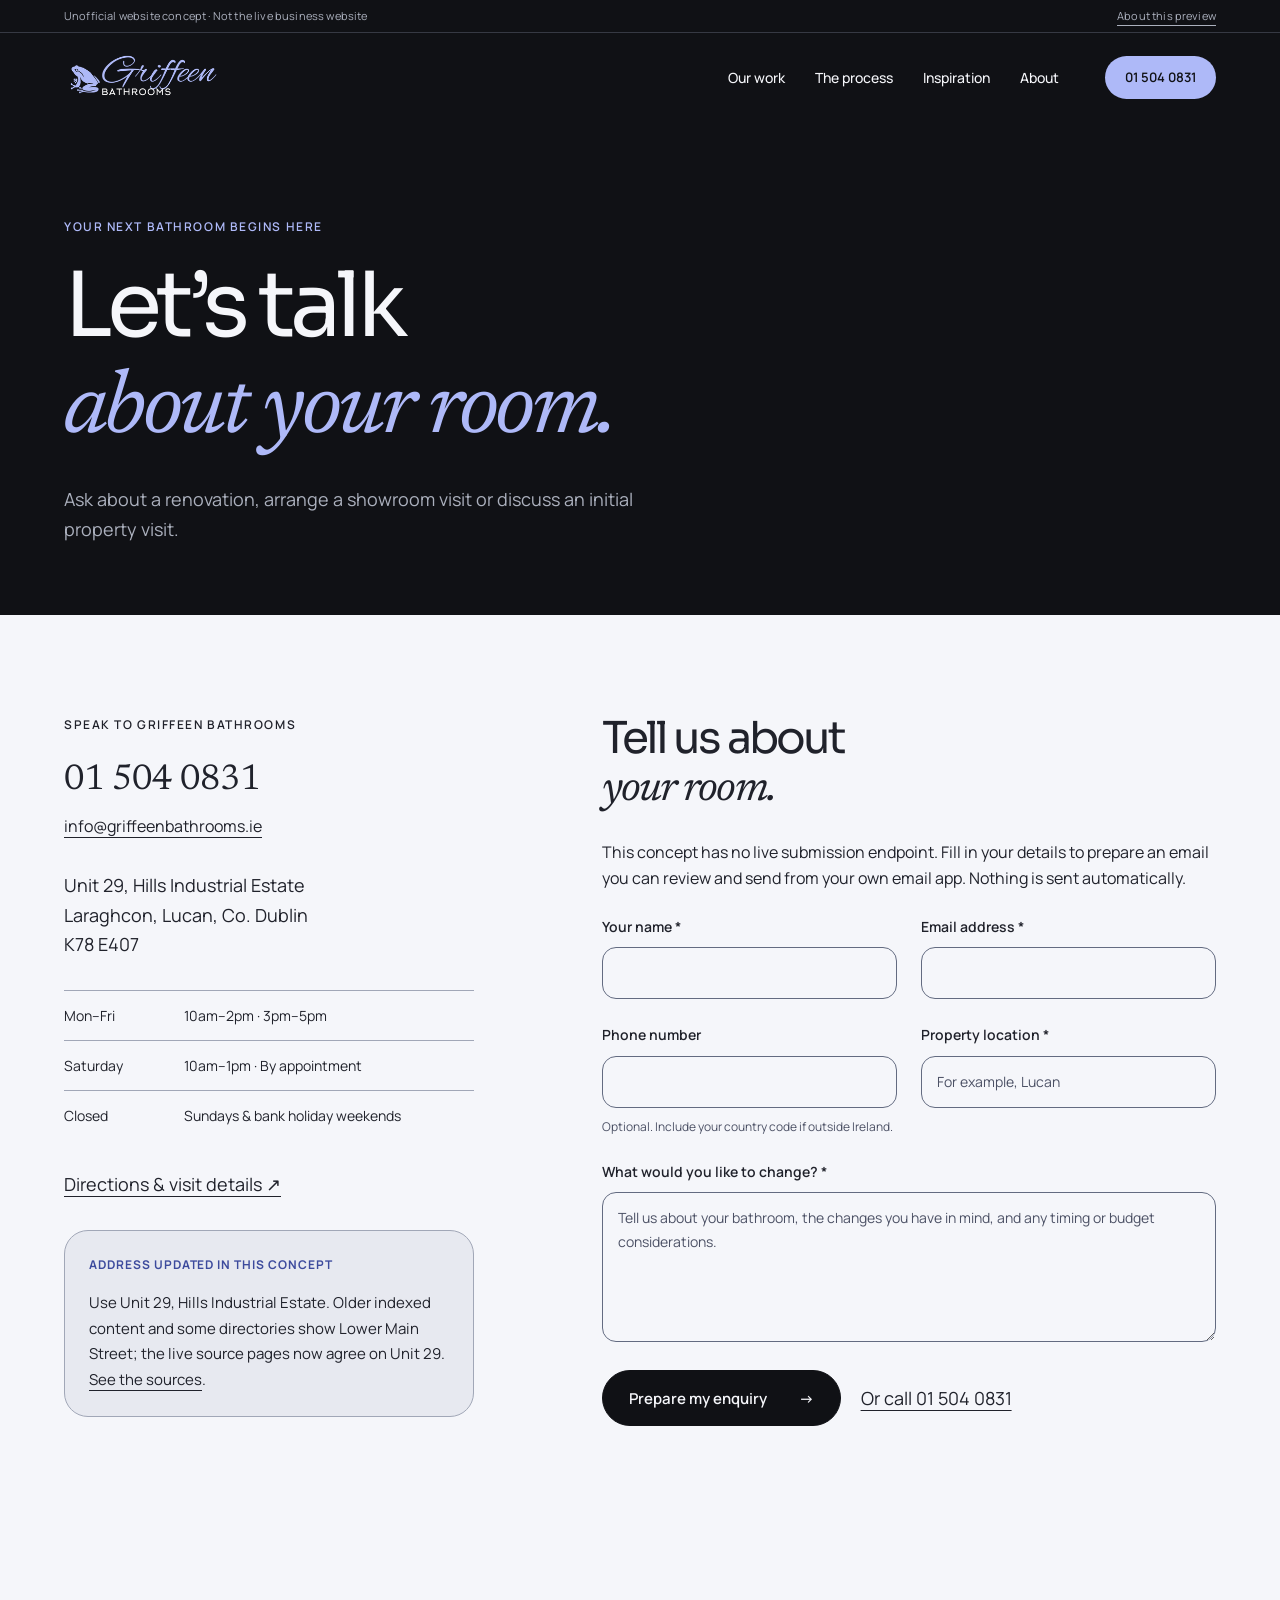
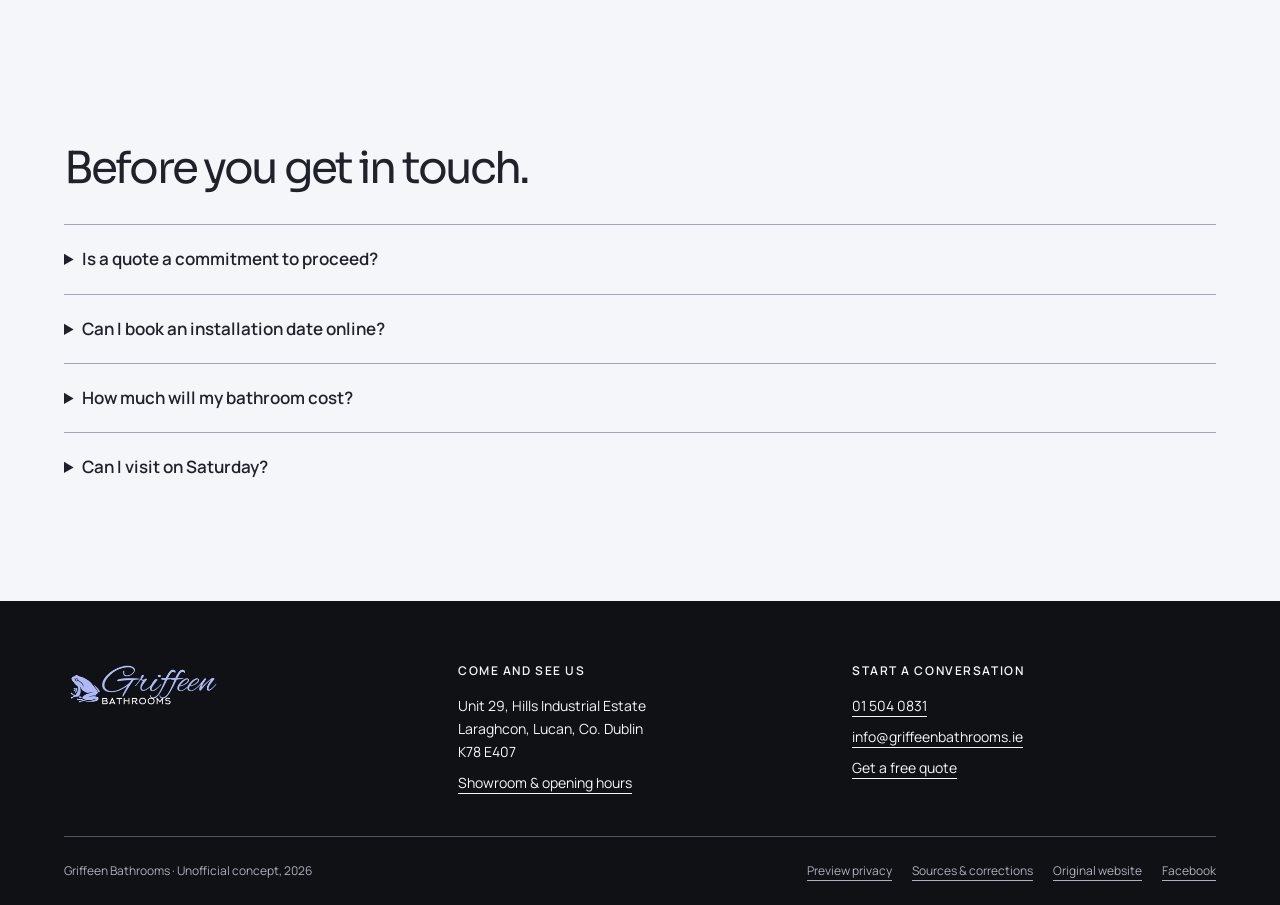
<file: contact/index.html>
<!doctype html><html lang="en-IE"><head><meta charset="utf-8"><meta name="viewport" content="width=device-width,initial-scale=1"><meta name="robots" content="noindex,nofollow,noarchive"><meta name="description" content="Call 01 504 0831 or prepare an email enquiry. Find the current Griffeen Bathrooms showroom address and published opening hours."><meta name="theme-color" content="#101115"><title>Contact Griffeen Bathrooms | Lucan Showroom &amp; Quote — Concept</title><link rel="icon" href="../assets/favicon.svg" type="image/svg+xml"><link rel="stylesheet" href="../assets/site.css"><link rel="stylesheet" href="../assets/art-direction.css"><script type="application/ld+json">{"@context": "https://schema.org", "@type": "WebSite", "name": "Griffeen Bathrooms \u2014 Unofficial Concept", "description": "Independently prepared, unofficial website redesign concept. Not the live business website."}</script><script defer src="../assets/gsap.min.js"></script><script defer src="../assets/ScrollTrigger.min.js"></script><script defer src="../assets/site.js"></script></head><body><a href="#main" class="skip">Skip to content</a><div class="preview-banner"><span>Unofficial website concept · Not the live business website</span><a href="../concept-notes/">About this preview</a></div><header class="site-header"><a class="brand" href="../" aria-label="Griffeen Bathrooms home"><img src="../assets/original-logo.png" width="297" height="110" alt="Griffeen Bathrooms" decoding="async"></a><nav class="desktop-nav" aria-label="Main"><a href="../recent-projects/" >Our work</a><a href="../THE-PROCESS/" >The process</a><a href="../inspiration/" >Inspiration</a><a href="../about/" >About</a></nav><a class="header-contact" href="tel:+35315040831">01 504 0831</a><details class="menu"><summary>Menu</summary><nav aria-label="Mobile"><a href="../recent-projects/" >Our work</a><a href="../THE-PROCESS/" >The process</a><a href="../inspiration/" >Inspiration</a><a href="../about/" >About</a><a href="../showroom/">The showroom</a><a href="./">Get a free quote</a><a href="tel:+35315040831">Call 01 504 0831</a></nav></details></header><main id="main"><section class="page-title"><p class="label">Your next bathroom begins here</p><h1>Let’s talk<br><em>about your room.</em></h1><p>Ask about a renovation, arrange a showroom visit or discuss an initial property visit.</p></section><section class="section contact-layout"><div class="contact-details"><p class="label">Speak to Griffeen Bathrooms</p><p style="margin-top:18px"><a class="contact-phone" href="tel:+35315040831">01 504 0831</a><br><a class="contact-email" href="mailto:info@griffeenbathrooms.ie">info@griffeenbathrooms.ie</a></p><address><p>Unit 29, Hills Industrial Estate<br>Laraghcon, Lucan, Co. Dublin<br>K78 E407</p></address><ul class="hours"><li><span>Mon–Fri</span><span>10am–2pm · 3pm–5pm</span></li><li><span>Saturday</span><span>10am–1pm · By appointment</span></li><li><span>Closed</span><span>Sundays & bank holiday weekends</span></li></ul><a href="../showroom/">Directions & visit details ↗</a><div class="note"><p class="correction">Address updated in this concept</p><p>Use Unit 29, Hills Industrial Estate. Older indexed content and some directories show Lower Main Street; the live source pages now agree on Unit 29. <a href="../concept-notes/#corrections">See the sources</a>.</p></div></div><div class="contact-form" id="FreeQuote"><h2>Tell us about<br><em>your room.</em></h2><p>This concept has no live submission endpoint. Fill in your details to prepare an email you can review and send from your own email app. Nothing is sent automatically.</p><form id="enquiry-form"><div class="form-grid"><div class="field"><label for="name">Your name *</label><input id="name" name="name" autocomplete="name" required minlength="2" maxlength="100"></div><div class="field"><label for="email">Email address *</label><input id="email" name="email" type="email" autocomplete="email" required maxlength="150"></div><div class="field"><label for="phone">Phone number</label><input id="phone" name="phone" type="tel" autocomplete="tel" pattern="[+0-9 ()-]{7,24}" maxlength="24"><small>Optional. Include your country code if outside Ireland.</small></div><div class="field"><label for="location">Property location *</label><input id="location" name="location" autocomplete="address-level2" required minlength="2" maxlength="120" placeholder="For example, Lucan"></div><div class="field full"><label for="project">What would you like to change? *</label><textarea id="project" name="project" required minlength="10" maxlength="3000" placeholder="Tell us about your bathroom, the changes you have in mind, and any timing or budget considerations."></textarea></div></div><div class="form-actions"><button class="btn" id="prepare-enquiry" type="button">Prepare my enquiry <span aria-hidden="true">→</span></button><a href="tel:+35315040831">Or call 01 504 0831</a></div><p class="form-status" id="form-status" role="status"></p></form><div class="draft-panel" id="draft-panel" hidden><h3>Your enquiry, ready to review.</h3><p style="font-size:14px;margin-top:15px">This is a draft. It has not been sent. Open your email app, or copy the text and send it to info@griffeenbathrooms.ie.</p><label class="label" for="enquiry-draft">Email draft</label><textarea id="enquiry-draft" readonly></textarea><div class="form-actions"><a class="btn" id="open-email" href="mailto:info@griffeenbathrooms.ie">Open my email app <span aria-hidden="true">↗</span></a><button class="btn btn-outline" id="copy-draft" type="button">Copy draft</button></div></div><noscript><p class="note">The email-draft tool needs JavaScript. <a href="mailto:info@griffeenbathrooms.ie">Email Griffeen directly</a> or call <a href="tel:+35315040831">01 504 0831</a>.</p></noscript></div></section><section class="section"><div class="faq"><h2>Before you get in touch.</h2><details><summary>Is a quote a commitment to proceed?</summary><p>Griffeen’s published process says its quotation is not a contract and you may choose not to proceed after receiving it.</p></details><details><summary>Can I book an installation date online?</summary><p>No. The published process places the showroom appointment and agreed quotation before booking a date and paying a deposit. Contact the team to discuss current availability.</p></details><details><summary>How much will my bathroom cost?</summary><p>The source site does not publish fixed renovation prices. The team measures your bathroom and prepares an itemised quotation for your agreed scope and choices.</p></details><details><summary>Can I visit on Saturday?</summary><p>The published Saturday hours are 10am–1pm, by appointment. Call first to arrange your visit.</p></details></div></section></main><footer class="footer"><div class="footer-top"><a class="brand" href="../" aria-label="Griffeen Bathrooms home"><img src="../assets/original-logo.png" width="297" height="110" alt="Griffeen Bathrooms" decoding="async"></a><div><p class="label">Come and see us</p><p>Unit 29, Hills Industrial Estate<br>Laraghcon, Lucan, Co. Dublin<br>K78 E407</p><a href="../showroom/">Showroom & opening hours</a></div><div><p class="label">Start a conversation</p><p><a href="tel:+35315040831">01 504 0831</a></p><p><a href="mailto:info@griffeenbathrooms.ie">info@griffeenbathrooms.ie</a></p><a href="./">Get a free quote</a></div></div><div class="footer-links"><span>Griffeen Bathrooms · Unofficial concept, 2026</span><a href="../privacy/">Preview privacy</a><a href="../concept-notes/">Sources & corrections</a><a href="https://www.griffeenbathrooms.ie/">Original website</a><a href="https://www.facebook.com/GriffeenBathrooms">Facebook</a></div></footer></body></html>
</file>
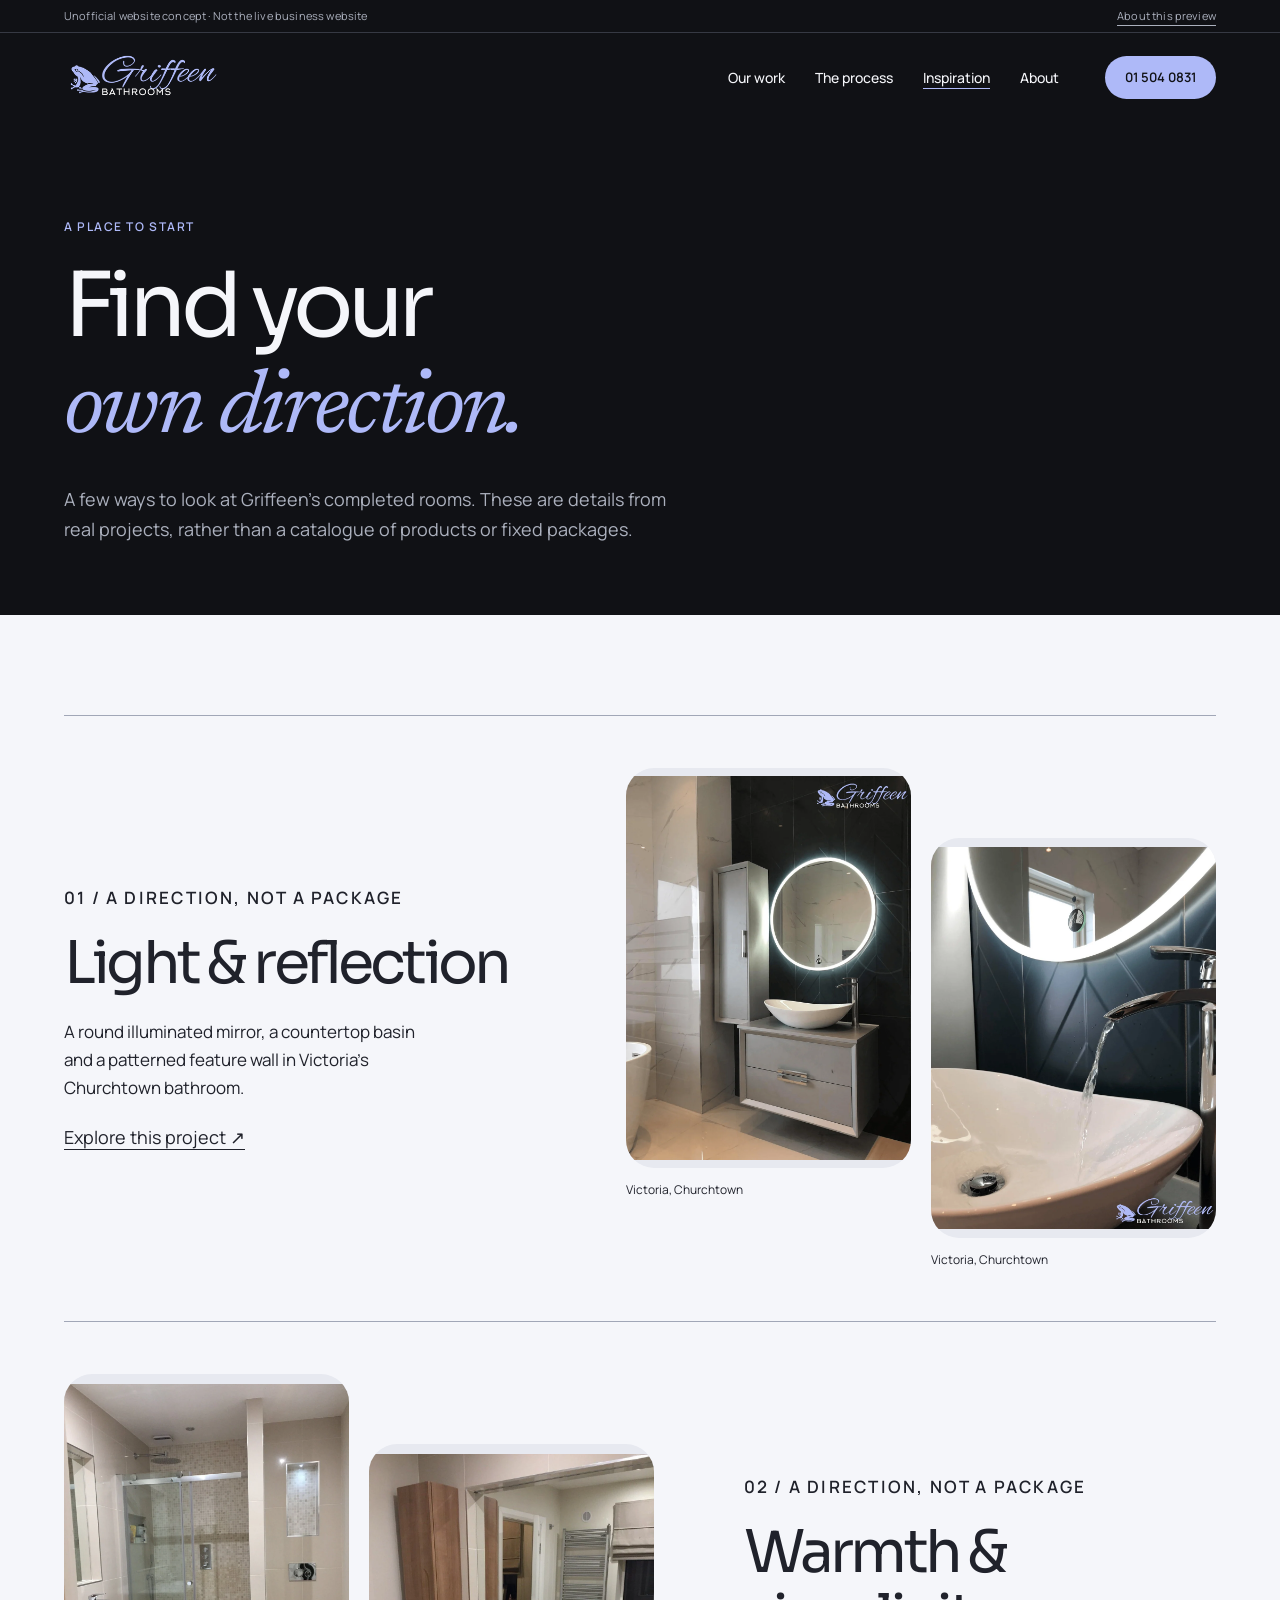
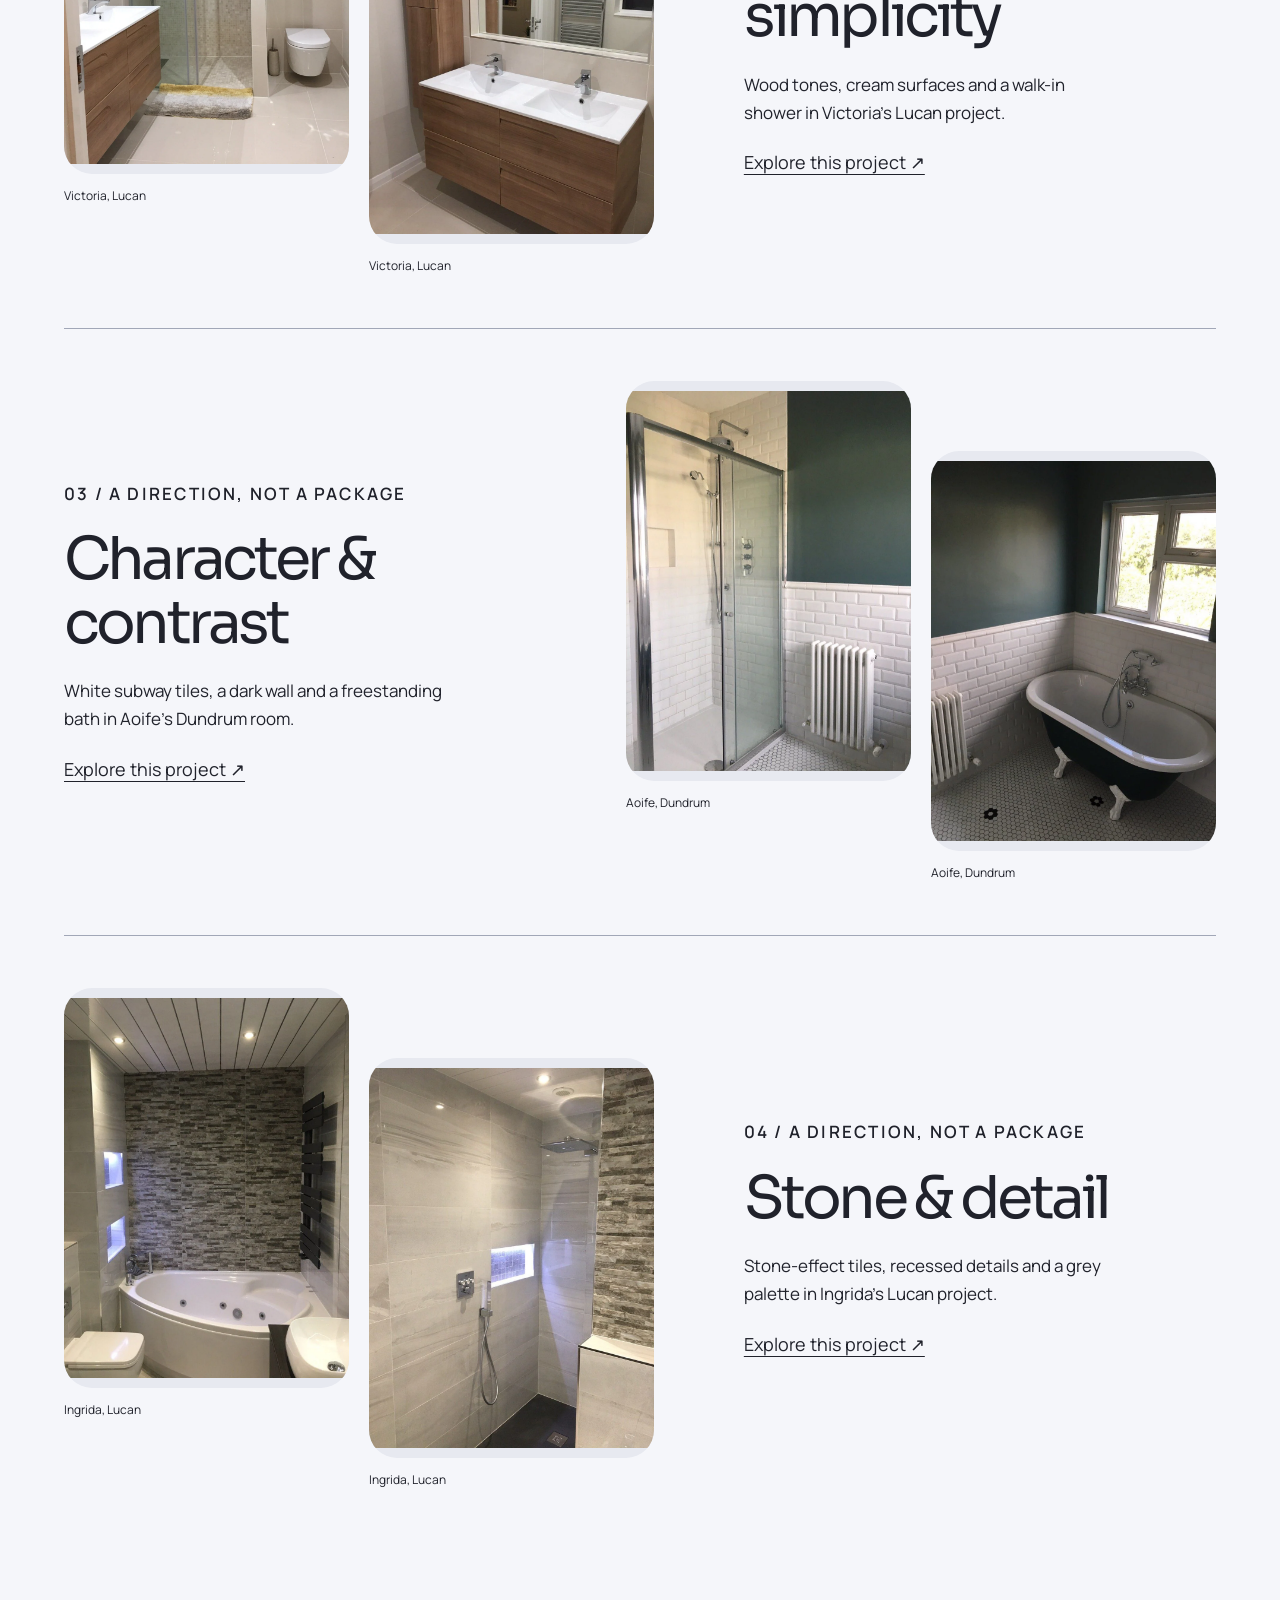
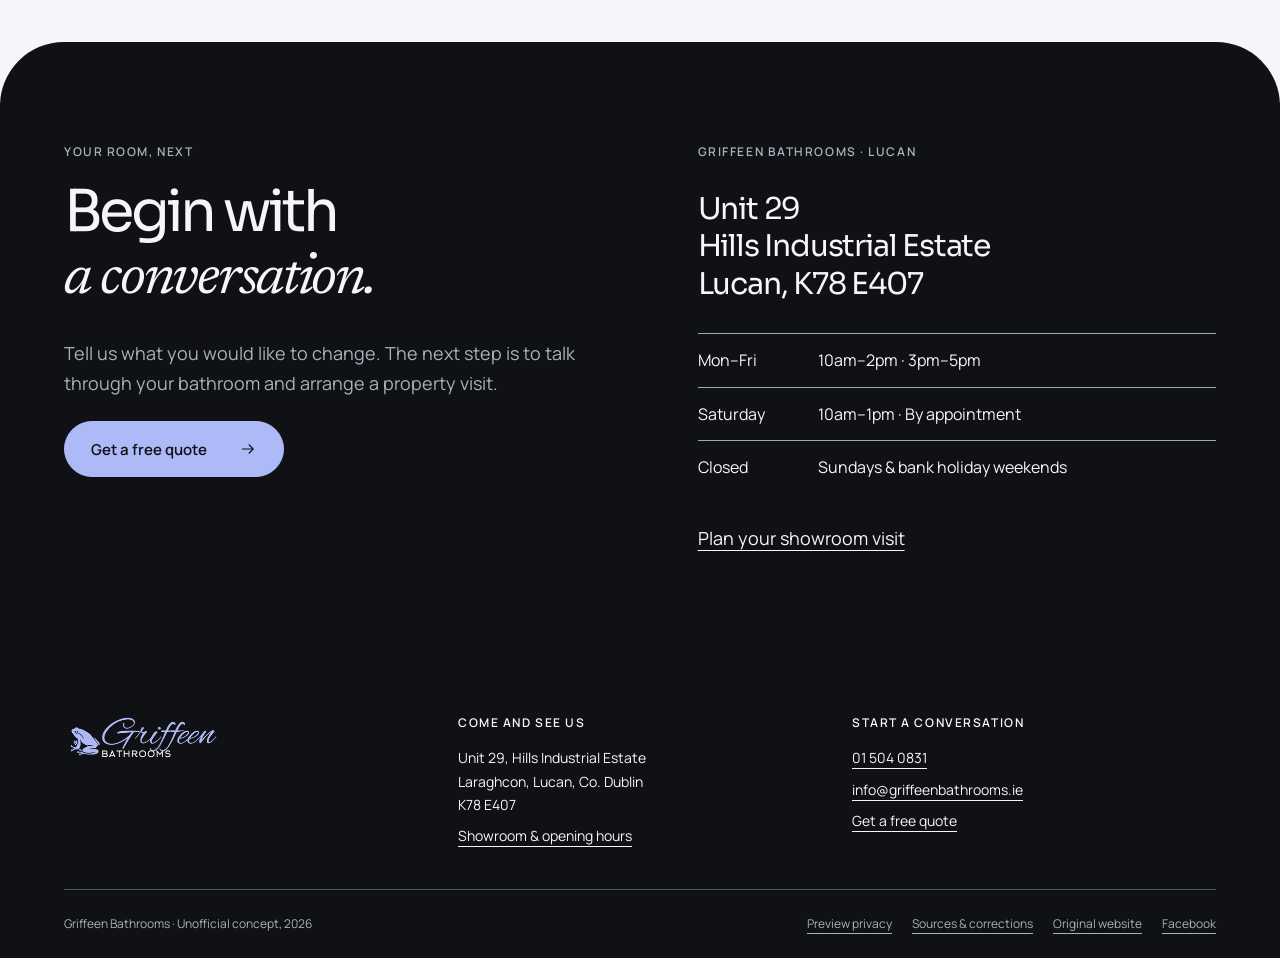
<file: inspiration/index.html>
<!doctype html><html lang="en-IE"><head><meta charset="utf-8"><meta name="viewport" content="width=device-width,initial-scale=1"><meta name="robots" content="noindex,nofollow,noarchive"><meta name="description" content="Find bathroom ideas in Griffeen’s actual published projects: light, pattern, wood, stone and traditional details."><meta name="theme-color" content="#101115"><title>Bathroom Inspiration from Real Projects | Griffeen Bathrooms — Concept</title><link rel="icon" href="../assets/favicon.svg" type="image/svg+xml"><link rel="stylesheet" href="../assets/site.css"><link rel="stylesheet" href="../assets/art-direction.css"><script type="application/ld+json">{"@context": "https://schema.org", "@type": "WebSite", "name": "Griffeen Bathrooms \u2014 Unofficial Concept", "description": "Independently prepared, unofficial website redesign concept. Not the live business website."}</script><script defer src="../assets/gsap.min.js"></script><script defer src="../assets/ScrollTrigger.min.js"></script><script defer src="../assets/site.js"></script></head><body><a href="#main" class="skip">Skip to content</a><div class="preview-banner"><span>Unofficial website concept · Not the live business website</span><a href="../concept-notes/">About this preview</a></div><header class="site-header"><a class="brand" href="../" aria-label="Griffeen Bathrooms home"><img src="../assets/original-logo.png" width="297" height="110" alt="Griffeen Bathrooms" decoding="async"></a><nav class="desktop-nav" aria-label="Main"><a href="../recent-projects/" >Our work</a><a href="../THE-PROCESS/" >The process</a><a href="./" aria-current=page>Inspiration</a><a href="../about/" >About</a></nav><a class="header-contact" href="tel:+35315040831">01 504 0831</a><details class="menu"><summary>Menu</summary><nav aria-label="Mobile"><a href="../recent-projects/" >Our work</a><a href="../THE-PROCESS/" >The process</a><a href="./" aria-current=page>Inspiration</a><a href="../about/" >About</a><a href="../showroom/">The showroom</a><a href="../contact/">Get a free quote</a><a href="tel:+35315040831">Call 01 504 0831</a></nav></details></header><main id="main"><section class="page-title"><p class="label">A place to start</p><h1>Find your<br><em>own direction.</em></h1><p>A few ways to look at Griffeen’s completed rooms. These are details from real projects, rather than a catalogue of products or fixed packages.</p></section><section class="section"><article class="inspiration-row"><div class="inspiration-copy"><p class="label">01 / A direction, not a package</p><h2>Light & reflection</h2><p>A round illuminated mirror, a countertop basin and a patterned feature wall in Victoria’s Churchtown bathroom.</p><a href="../recent-projects/#victoria-churchtown">Explore this project ↗</a></div><div class="inspiration-images"><figure><img class="" src="../assets/project-01.webp" width="1069" height="1440" alt="Round mirror, LED  mirror, freestanding basin, Bathroom, bathroom renovation, chevron tiles, deep blue tiles" loading="lazy" decoding="async" ><figcaption>Victoria, Churchtown</figcaption></figure><figure><img class="" src="../assets/project-02.webp" width="1075" height="1440" alt="round mirror, LED mirror, freestanding basin, basin, tap, bathroom, bathroom renovation" loading="lazy" decoding="async" ><figcaption>Victoria, Churchtown</figcaption></figure></div></article><article class="inspiration-row"><div class="inspiration-copy"><p class="label">02 / A direction, not a package</p><h2>Warmth & simplicity</h2><p>Wood tones, cream surfaces and a walk-in shower in Victoria’s Lucan project.</p><a href="../recent-projects/#victoria-lucan">Explore this project ↗</a></div><div class="inspiration-images"><figure><img class="" src="../assets/project-07.webp" width="1080" height="1440" alt="Bathroom with walk in shower, double wall hung vanity unit and cream tiles" loading="lazy" decoding="async" ><figcaption>Victoria, Lucan</figcaption></figure><figure><img class="" src="../assets/project-09.webp" width="960" height="1280" alt="Walnut wall hung double vanity unit and tall boy" loading="lazy" decoding="async" ><figcaption>Victoria, Lucan</figcaption></figure></div></article><article class="inspiration-row"><div class="inspiration-copy"><p class="label">03 / A direction, not a package</p><h2>Character & contrast</h2><p>White subway tiles, a dark wall and a freestanding bath in Aoife’s Dundrum room.</p><a href="../recent-projects/#aoife-dundrum">Explore this project ↗</a></div><div class="inspiration-images"><figure><img class="" src="../assets/project-11.webp" width="960" height="1280" alt="Traditional style bathroom renovation, white subway tiles, by Griffeen Bathrooms" loading="lazy" decoding="async" ><figcaption>Aoife, Dundrum</figcaption></figure><figure><img class="" src="../assets/project-12.webp" width="960" height="1280" alt="Traditional style bathroom with freestanding bath and white subway tiles" loading="lazy" decoding="async" ><figcaption>Aoife, Dundrum</figcaption></figure></div></article><article class="inspiration-row"><div class="inspiration-copy"><p class="label">04 / A direction, not a package</p><h2>Stone & detail</h2><p>Stone-effect tiles, recessed details and a grey palette in Ingrida’s Lucan project.</p><a href="../recent-projects/#ingrida-lucan">Explore this project ↗</a></div><div class="inspiration-images"><figure><img class="" src="../assets/project-13.webp" width="960" height="1280" alt="beautiful bathroom with Jacuzzi bath, stone effect tiles, anthracite heated towel rail" loading="lazy" decoding="async" ><figcaption>Ingrida, Lucan</figcaption></figure><figure><img class="" src="../assets/project-16.webp" width="960" height="1280" alt="Bathroom with grey tiles modern walk in shower and recessed shelf" loading="lazy" decoding="async" ><figcaption>Ingrida, Lucan</figcaption></figure></div></article></section><section class="section dark showroom-strip" id="FreeQuote"><div><p class="label">Your room, next</p><h2>Begin with<br><em>a conversation.</em></h2><p style="margin-top:28px">Tell us what you would like to change. The next step is to talk through your bathroom and arrange a property visit.</p><a class="btn " href="../contact/">Get a free quote<svg viewBox="0 0 24 24" aria-hidden="true"><path d="M4 12h15m-6-6 6 6-6 6" fill="none" stroke="currentColor" stroke-width="1.5"/></svg></a></div><div><p class="label">Griffeen Bathrooms · Lucan</p><div class="address">Unit 29<br>Hills Industrial Estate<br>Lucan, K78 E407</div><ul class="hours"><li><span>Mon–Fri</span><span>10am–2pm · 3pm–5pm</span></li><li><span>Saturday</span><span>10am–1pm · By appointment</span></li><li><span>Closed</span><span>Sundays & bank holiday weekends</span></li></ul><a href="../showroom/">Plan your showroom visit</a></div></section></main><footer class="footer"><div class="footer-top"><a class="brand" href="../" aria-label="Griffeen Bathrooms home"><img src="../assets/original-logo.png" width="297" height="110" alt="Griffeen Bathrooms" decoding="async"></a><div><p class="label">Come and see us</p><p>Unit 29, Hills Industrial Estate<br>Laraghcon, Lucan, Co. Dublin<br>K78 E407</p><a href="../showroom/">Showroom & opening hours</a></div><div><p class="label">Start a conversation</p><p><a href="tel:+35315040831">01 504 0831</a></p><p><a href="mailto:info@griffeenbathrooms.ie">info@griffeenbathrooms.ie</a></p><a href="../contact/">Get a free quote</a></div></div><div class="footer-links"><span>Griffeen Bathrooms · Unofficial concept, 2026</span><a href="../privacy/">Preview privacy</a><a href="../concept-notes/">Sources & corrections</a><a href="https://www.griffeenbathrooms.ie/">Original website</a><a href="https://www.facebook.com/GriffeenBathrooms">Facebook</a></div></footer></body></html>
</file>
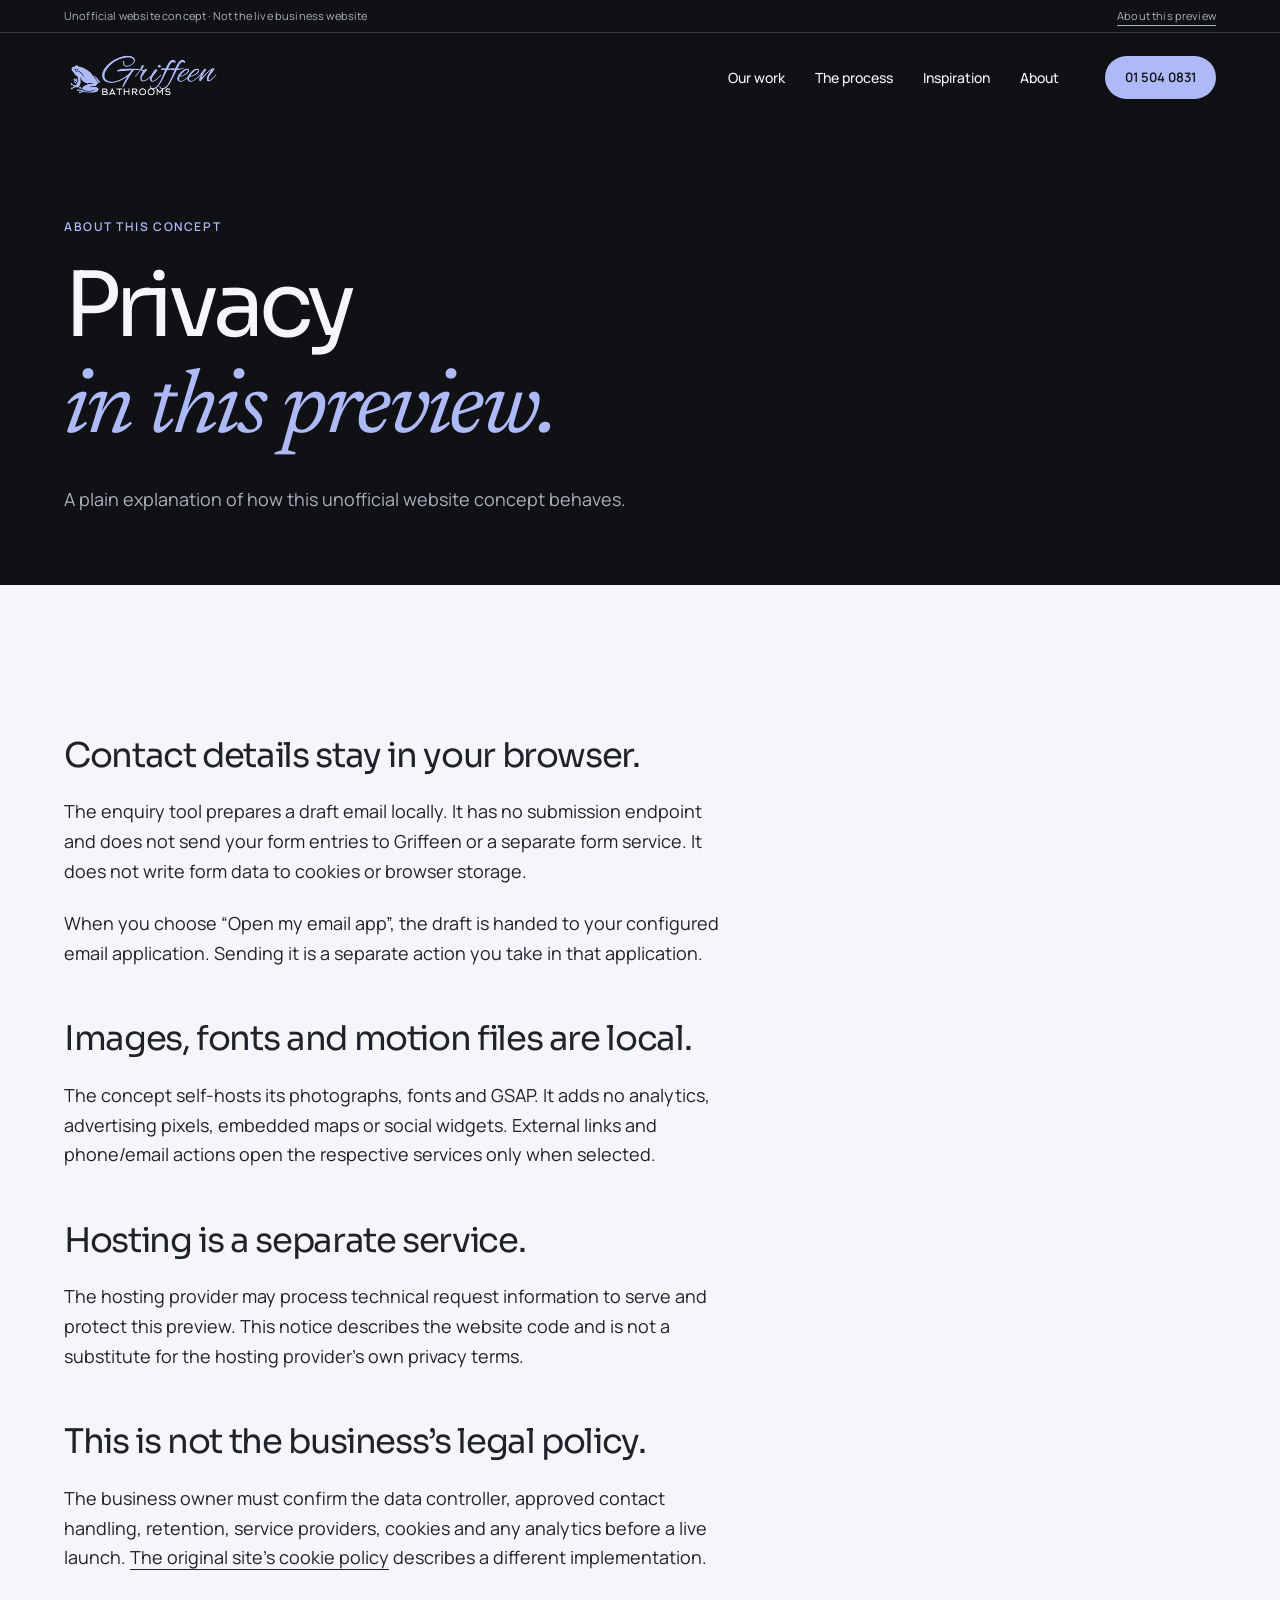
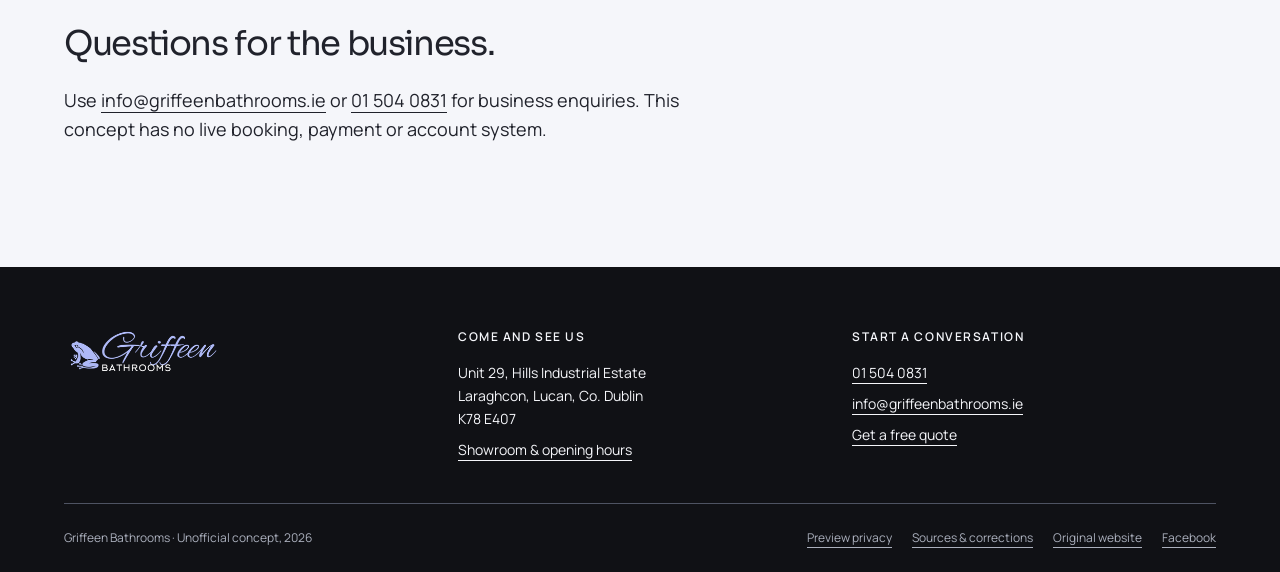
<file: privacy/index.html>
<!doctype html><html lang="en-IE"><head><meta charset="utf-8"><meta name="viewport" content="width=device-width,initial-scale=1"><meta name="robots" content="noindex,nofollow,noarchive"><meta name="description" content="How this unofficial preview handles enquiry drafts, local assets and external links. No live form endpoint or added analytics."><meta name="theme-color" content="#101115"><title>Preview Privacy | Griffeen Bathrooms — Unofficial Concept</title><link rel="icon" href="../assets/favicon.svg" type="image/svg+xml"><link rel="stylesheet" href="../assets/site.css"><link rel="stylesheet" href="../assets/art-direction.css"><script type="application/ld+json">{"@context": "https://schema.org", "@type": "WebSite", "name": "Griffeen Bathrooms \u2014 Unofficial Concept", "description": "Independently prepared, unofficial website redesign concept. Not the live business website."}</script><script defer src="../assets/gsap.min.js"></script><script defer src="../assets/ScrollTrigger.min.js"></script><script defer src="../assets/site.js"></script></head><body><a href="#main" class="skip">Skip to content</a><div class="preview-banner"><span>Unofficial website concept · Not the live business website</span><a href="../concept-notes/">About this preview</a></div><header class="site-header"><a class="brand" href="../" aria-label="Griffeen Bathrooms home"><img src="../assets/original-logo.png" width="297" height="110" alt="Griffeen Bathrooms" decoding="async"></a><nav class="desktop-nav" aria-label="Main"><a href="../recent-projects/" >Our work</a><a href="../THE-PROCESS/" >The process</a><a href="../inspiration/" >Inspiration</a><a href="../about/" >About</a></nav><a class="header-contact" href="tel:+35315040831">01 504 0831</a><details class="menu"><summary>Menu</summary><nav aria-label="Mobile"><a href="../recent-projects/" >Our work</a><a href="../THE-PROCESS/" >The process</a><a href="../inspiration/" >Inspiration</a><a href="../about/" >About</a><a href="../showroom/">The showroom</a><a href="../contact/">Get a free quote</a><a href="tel:+35315040831">Call 01 504 0831</a></nav></details></header><main id="main"><section class="page-title"><p class="label">About this concept</p><h1>Privacy<br><em>in this preview.</em></h1><p>A plain explanation of how this unofficial website concept behaves.</p></section><section class="section prose"><h2>Contact details stay in your browser.</h2><p>The enquiry tool prepares a draft email locally. It has no submission endpoint and does not send your form entries to Griffeen or a separate form service. It does not write form data to cookies or browser storage.</p><p>When you choose “Open my email app”, the draft is handed to your configured email application. Sending it is a separate action you take in that application.</p><h2>Images, fonts and motion files are local.</h2><p>The concept self-hosts its photographs, fonts and GSAP. It adds no analytics, advertising pixels, embedded maps or social widgets. External links and phone/email actions open the respective services only when selected.</p><h2>Hosting is a separate service.</h2><p>The hosting provider may process technical request information to serve and protect this preview. This notice describes the website code and is not a substitute for the hosting provider’s own privacy terms.</p><h2>This is not the business’s legal policy.</h2><p>The business owner must confirm the data controller, approved contact handling, retention, service providers, cookies and any analytics before a live launch. <a href="https://www.iubenda.com/privacy-policy/86845406/cookie-policy">The original site’s cookie policy</a> describes a different implementation.</p><h2>Questions for the business.</h2><p>Use <a href="mailto:info@griffeenbathrooms.ie">info@griffeenbathrooms.ie</a> or <a href="tel:+35315040831">01 504 0831</a> for business enquiries. This concept has no live booking, payment or account system.</p></section></main><footer class="footer"><div class="footer-top"><a class="brand" href="../" aria-label="Griffeen Bathrooms home"><img src="../assets/original-logo.png" width="297" height="110" alt="Griffeen Bathrooms" decoding="async"></a><div><p class="label">Come and see us</p><p>Unit 29, Hills Industrial Estate<br>Laraghcon, Lucan, Co. Dublin<br>K78 E407</p><a href="../showroom/">Showroom & opening hours</a></div><div><p class="label">Start a conversation</p><p><a href="tel:+35315040831">01 504 0831</a></p><p><a href="mailto:info@griffeenbathrooms.ie">info@griffeenbathrooms.ie</a></p><a href="../contact/">Get a free quote</a></div></div><div class="footer-links"><span>Griffeen Bathrooms · Unofficial concept, 2026</span><a href="./">Preview privacy</a><a href="../concept-notes/">Sources & corrections</a><a href="https://www.griffeenbathrooms.ie/">Original website</a><a href="https://www.facebook.com/GriffeenBathrooms">Facebook</a></div></footer></body></html>
</file>
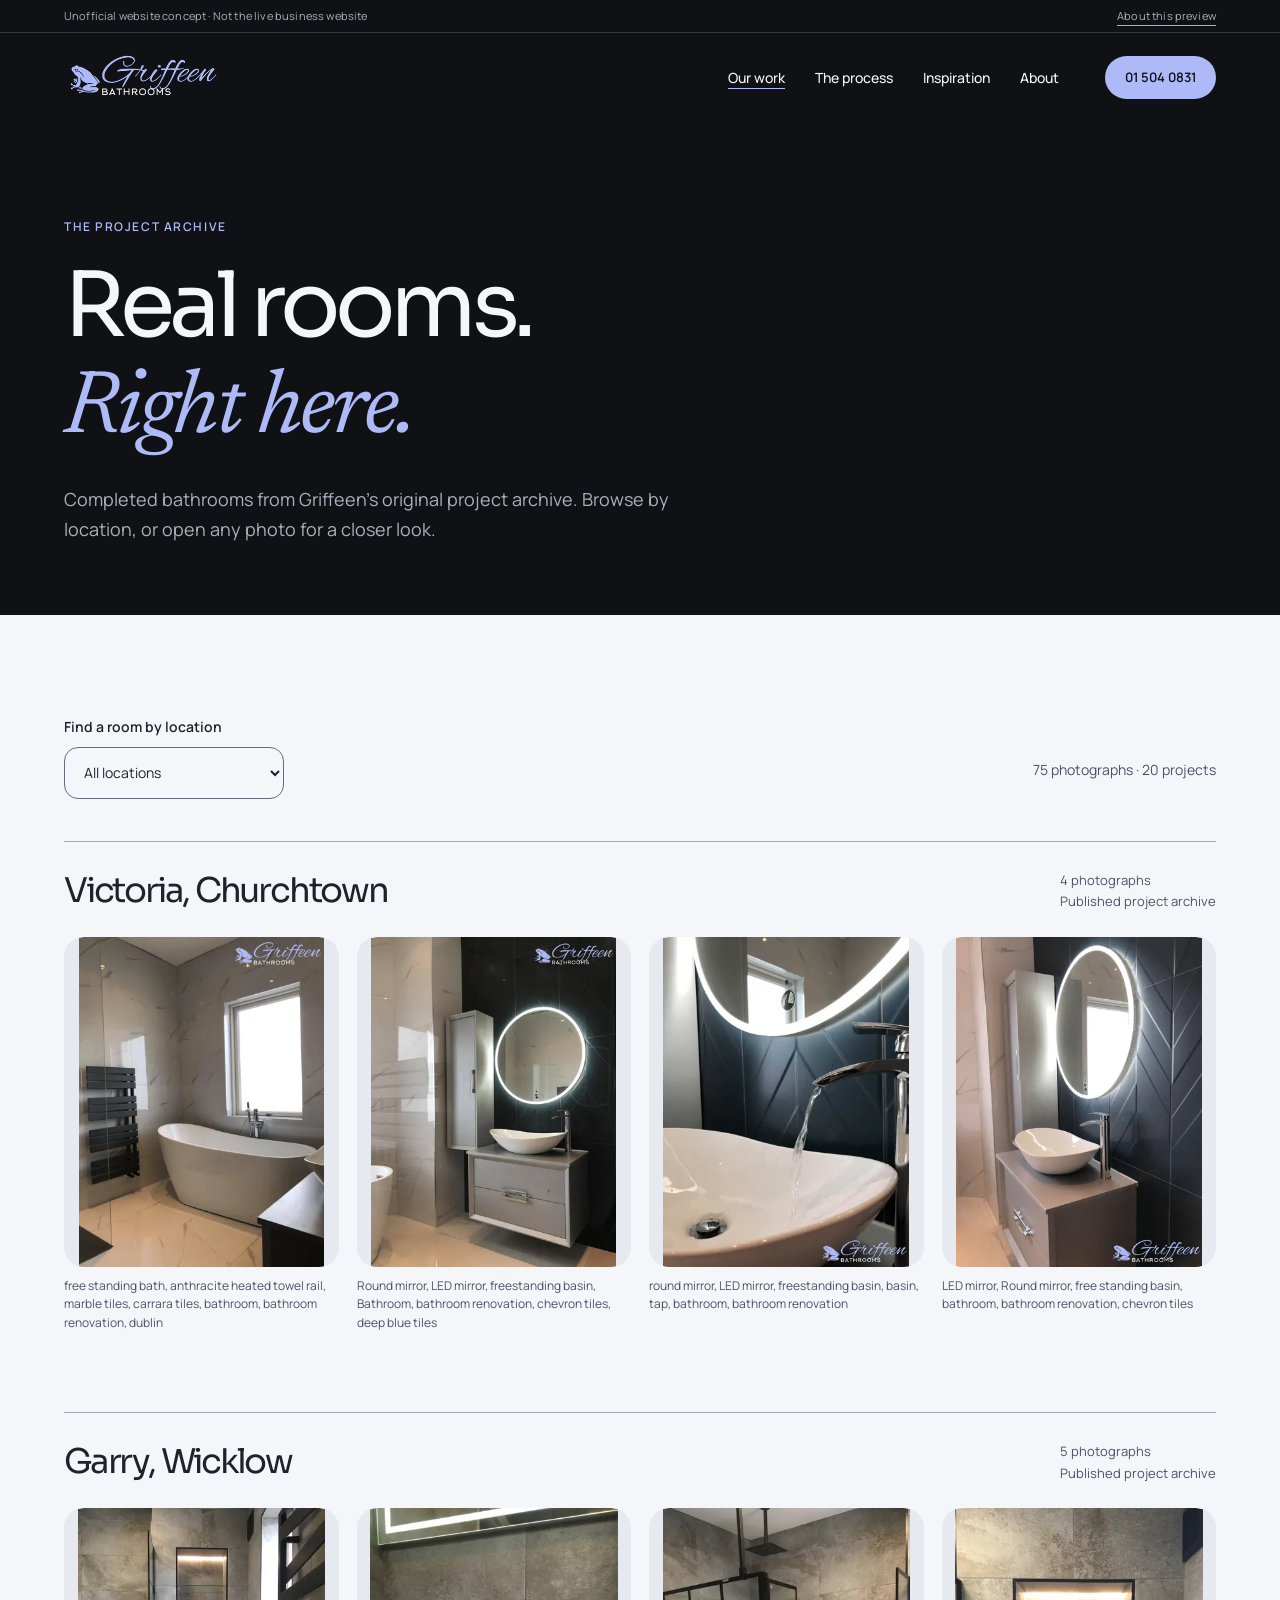
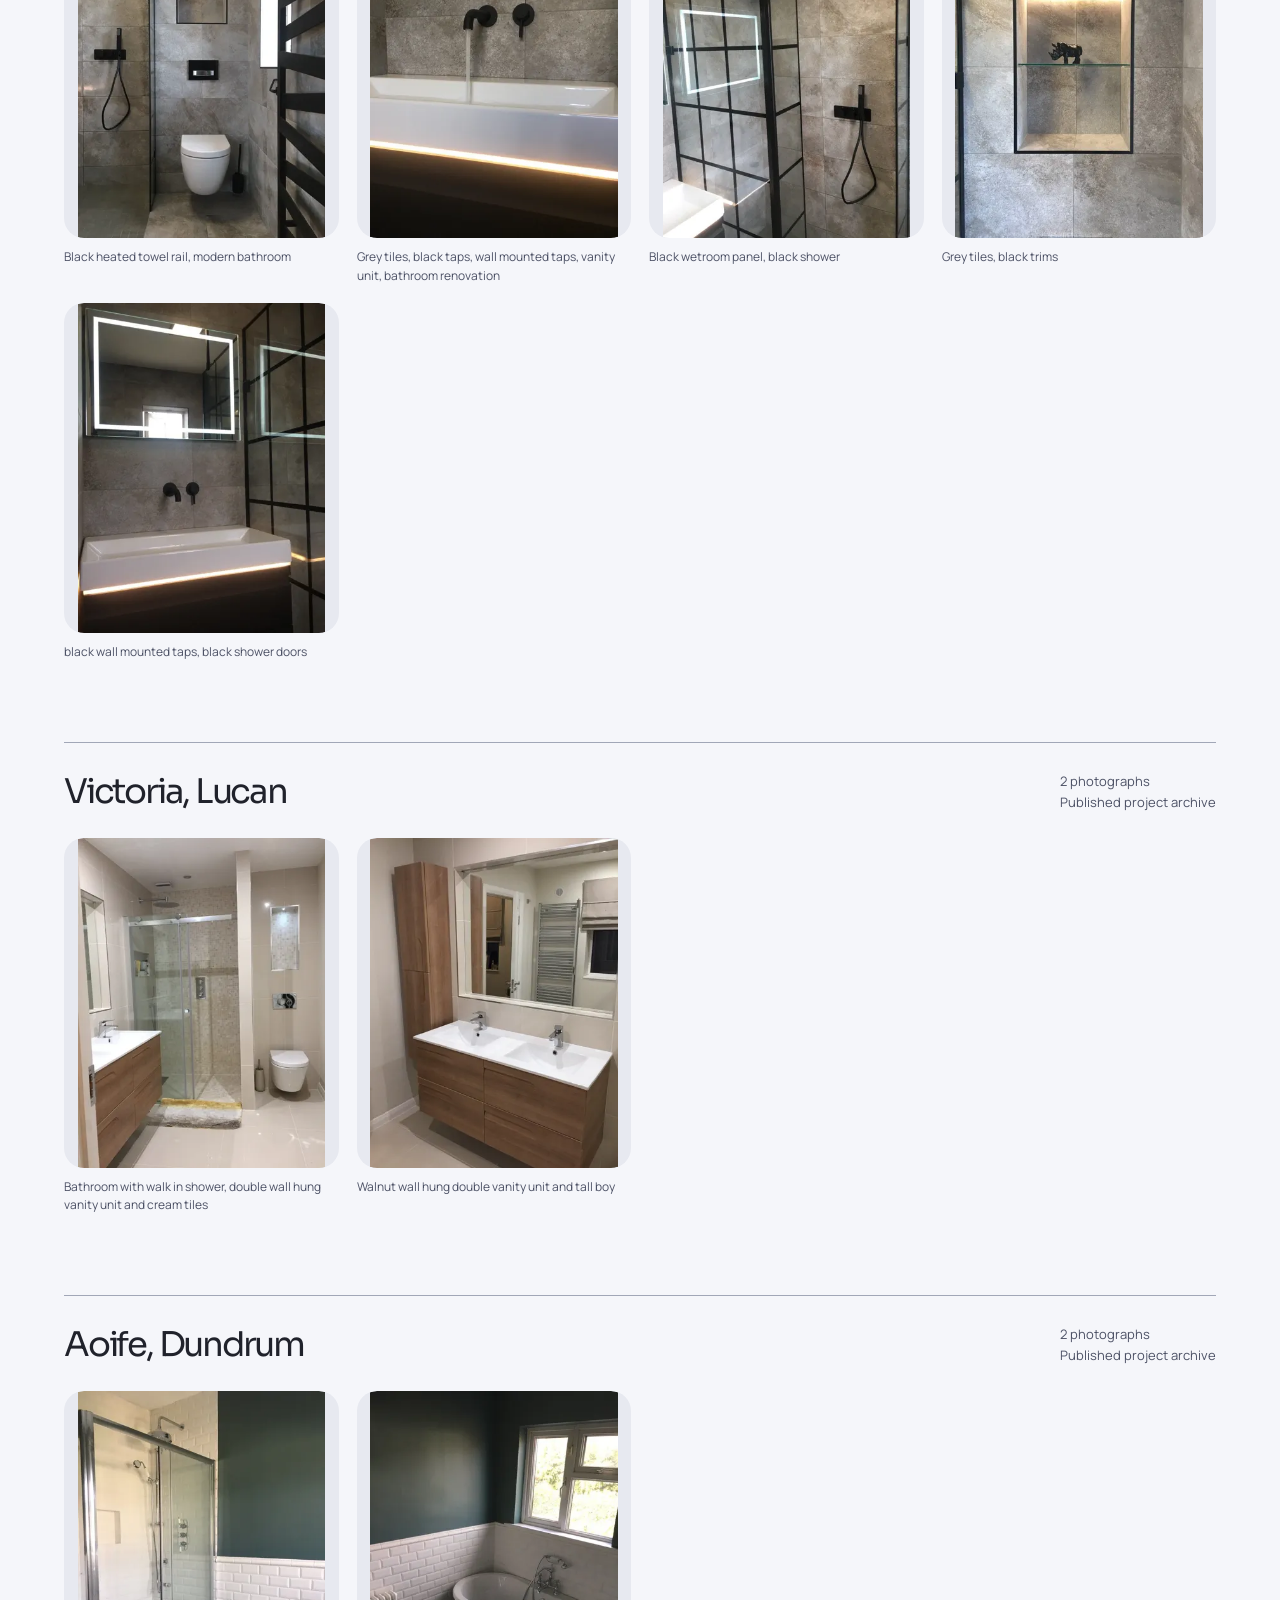
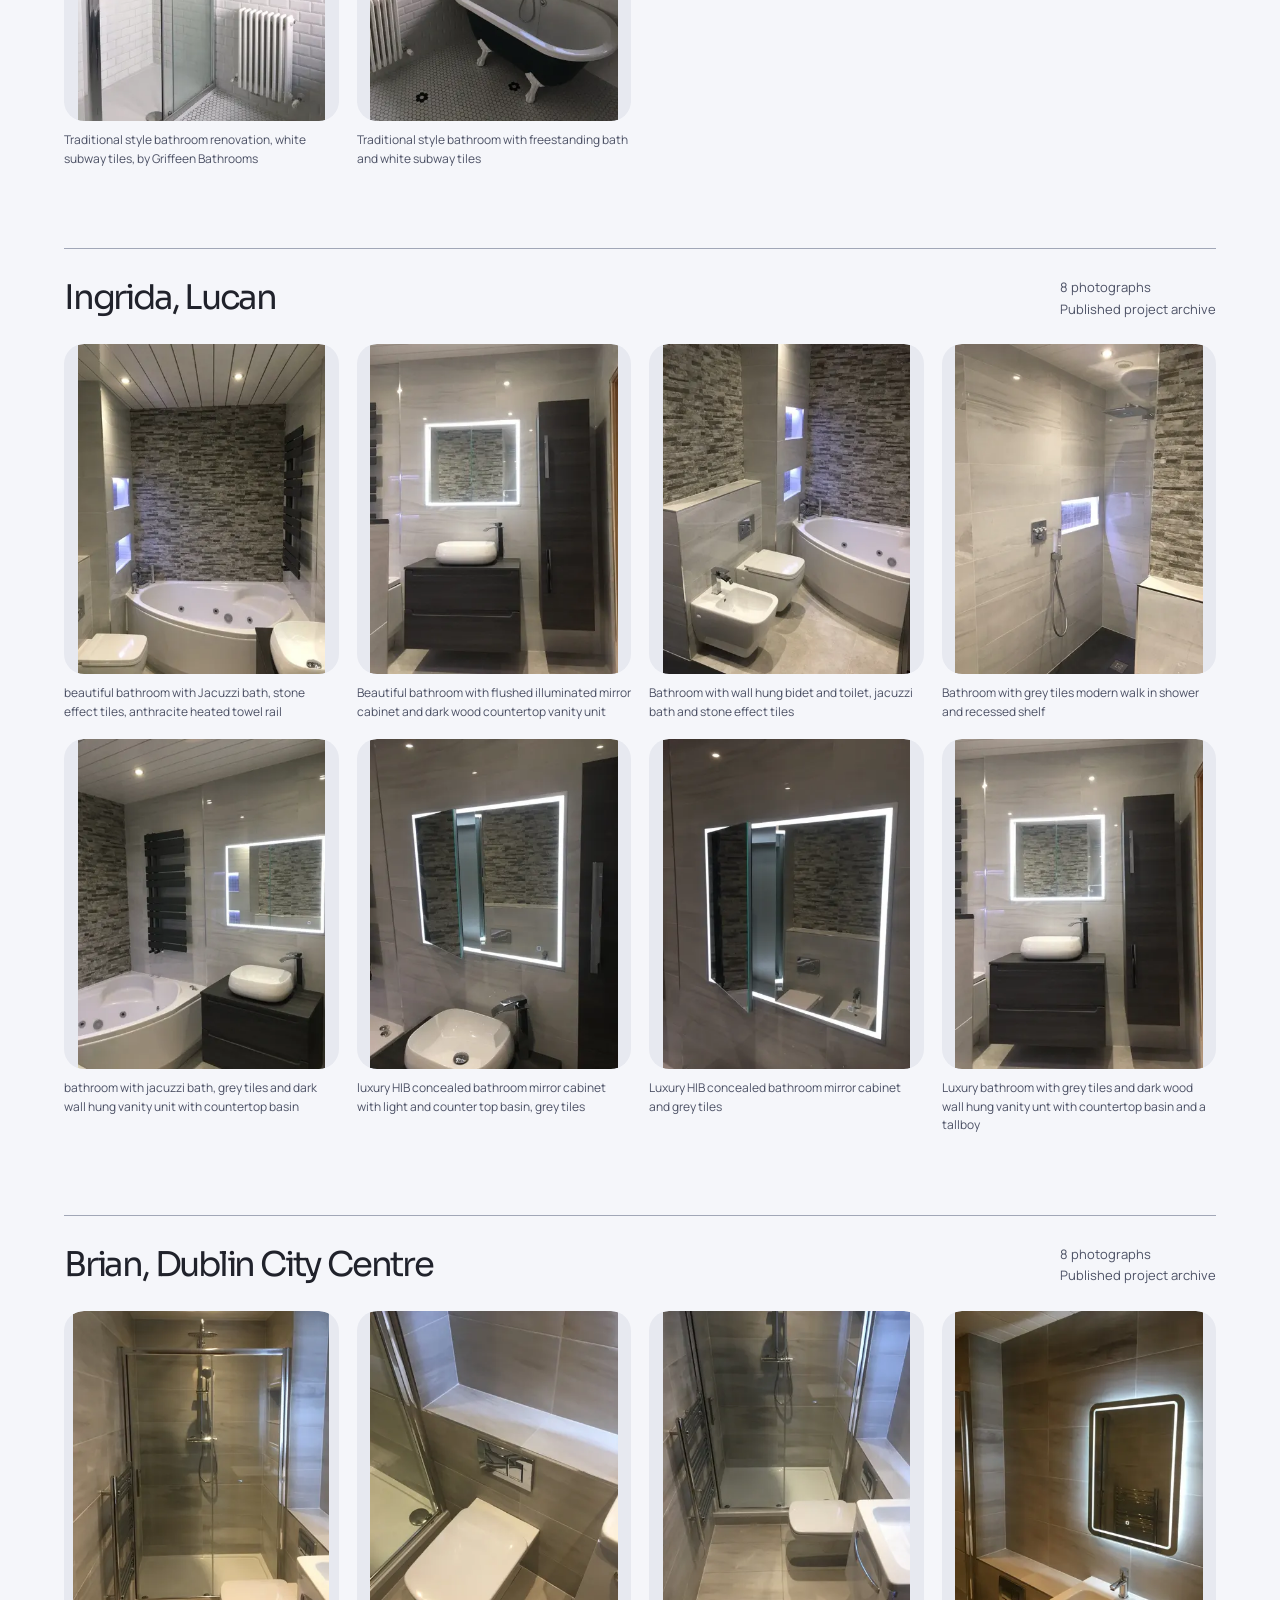
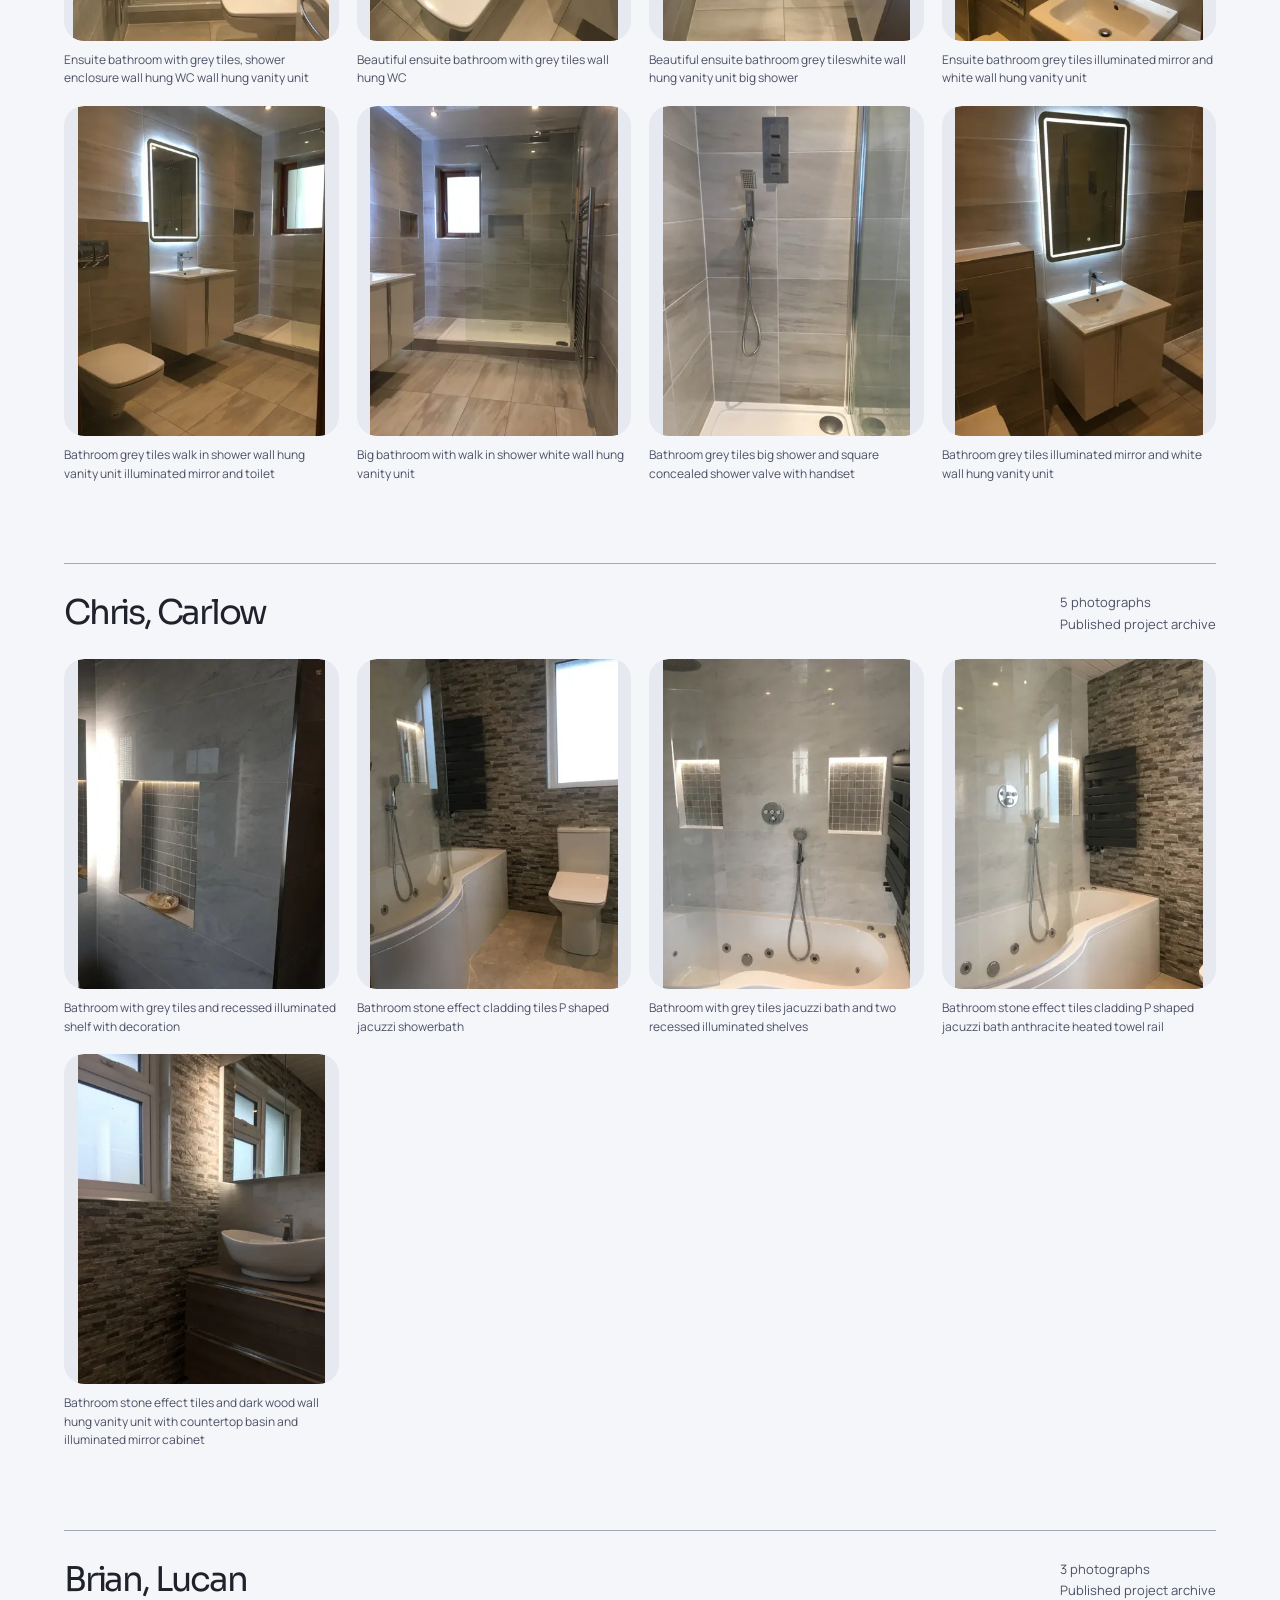
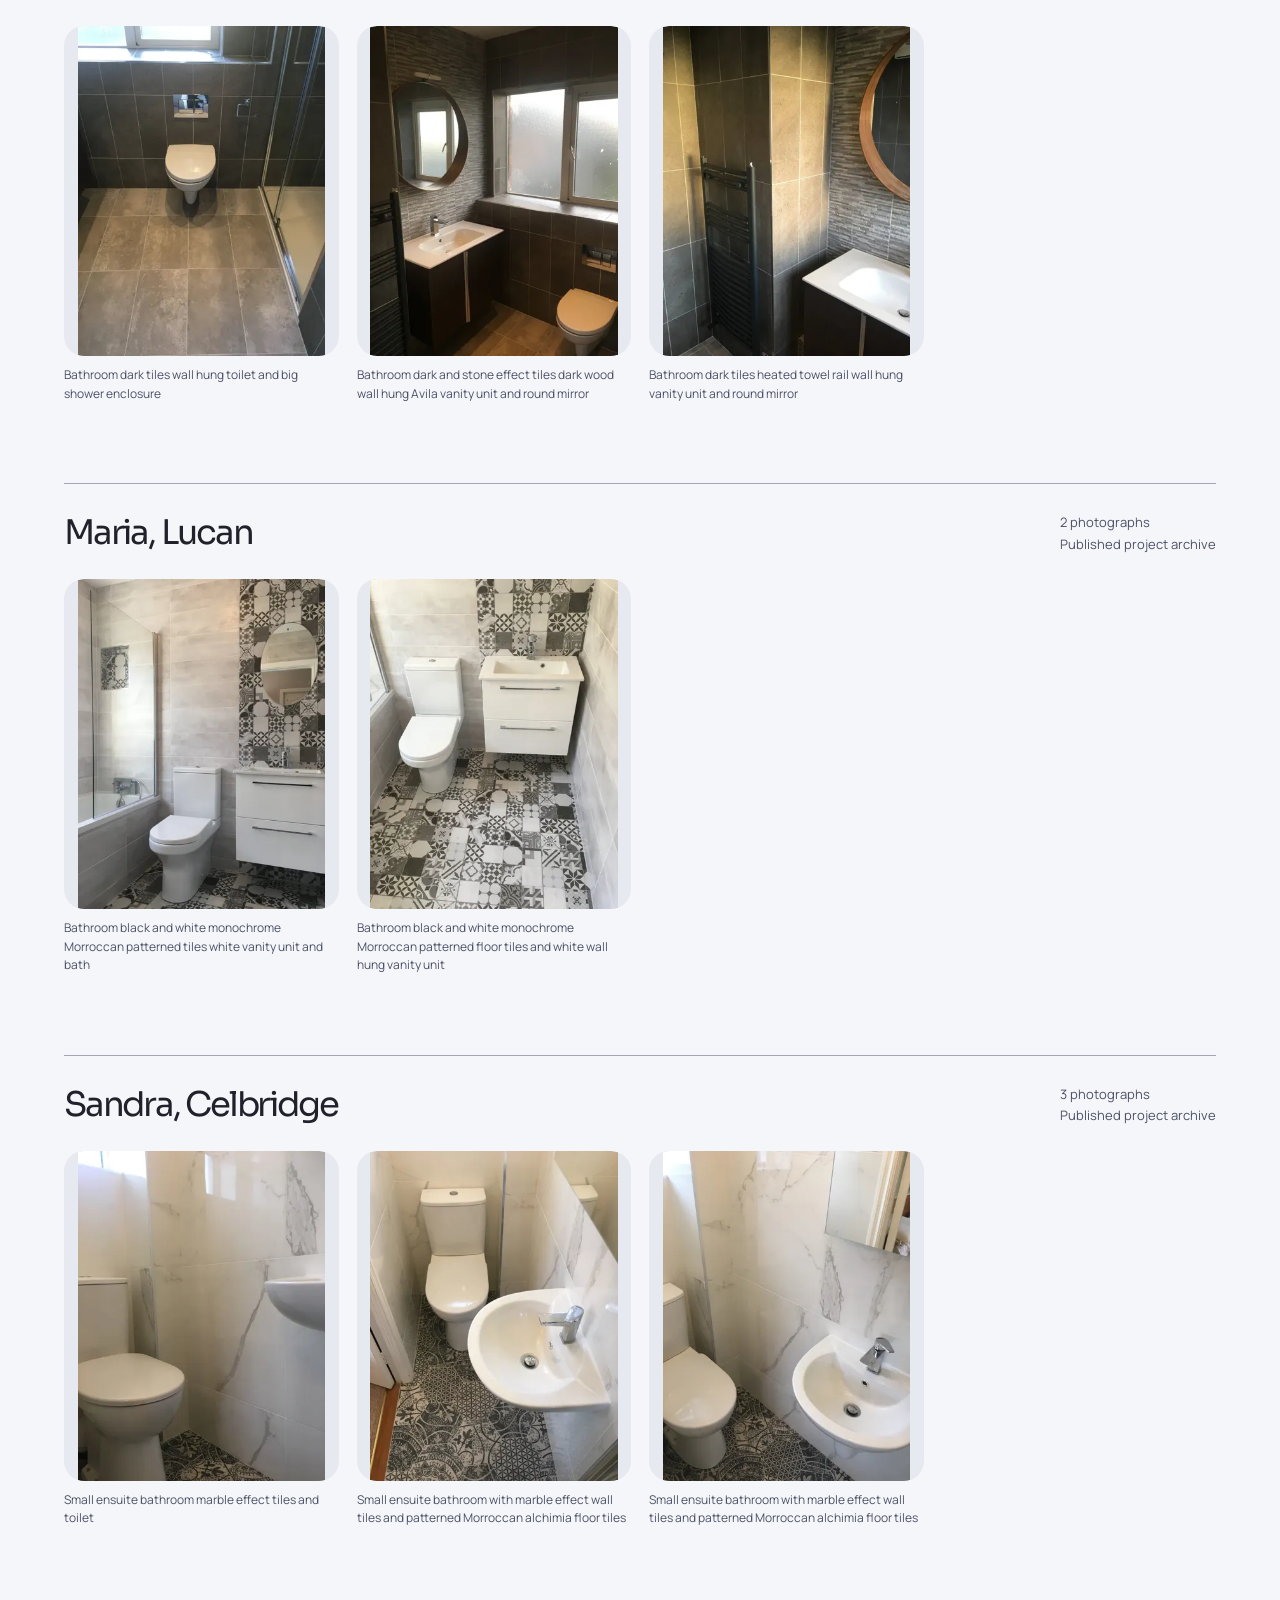
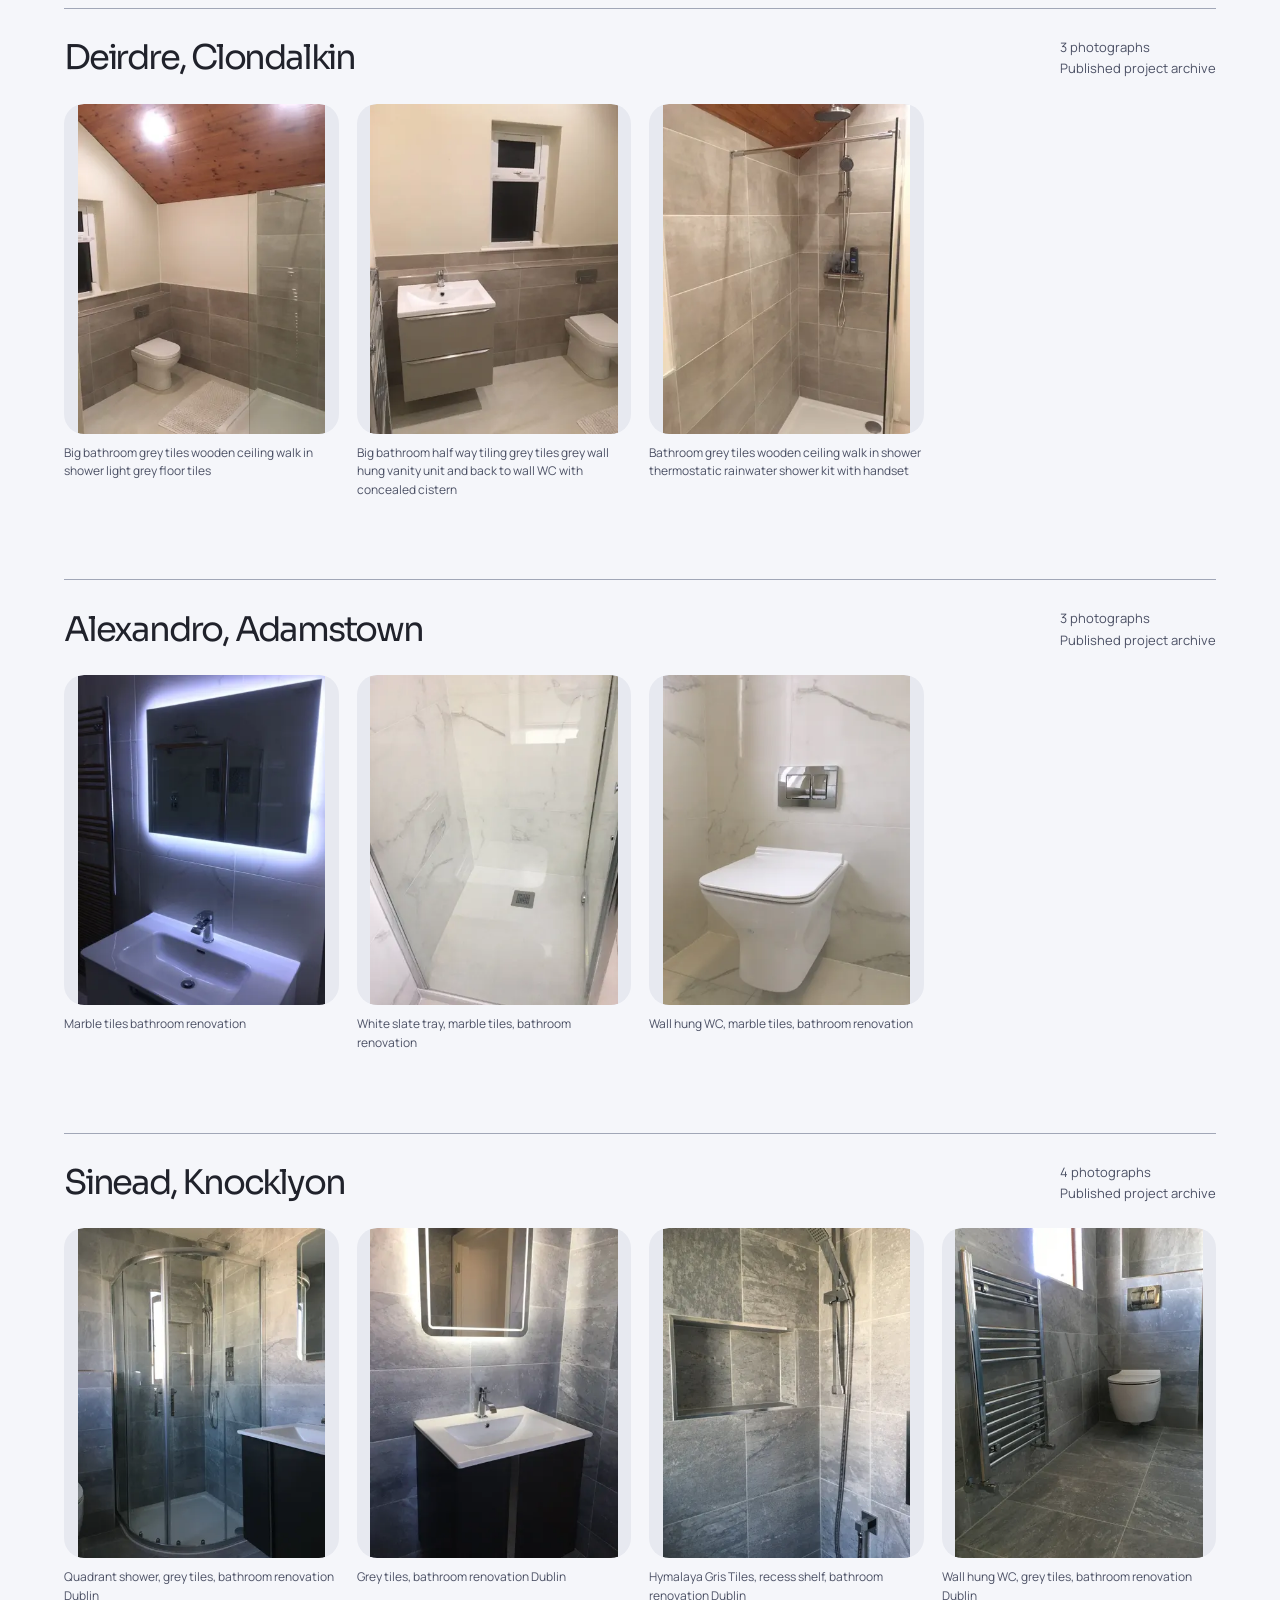
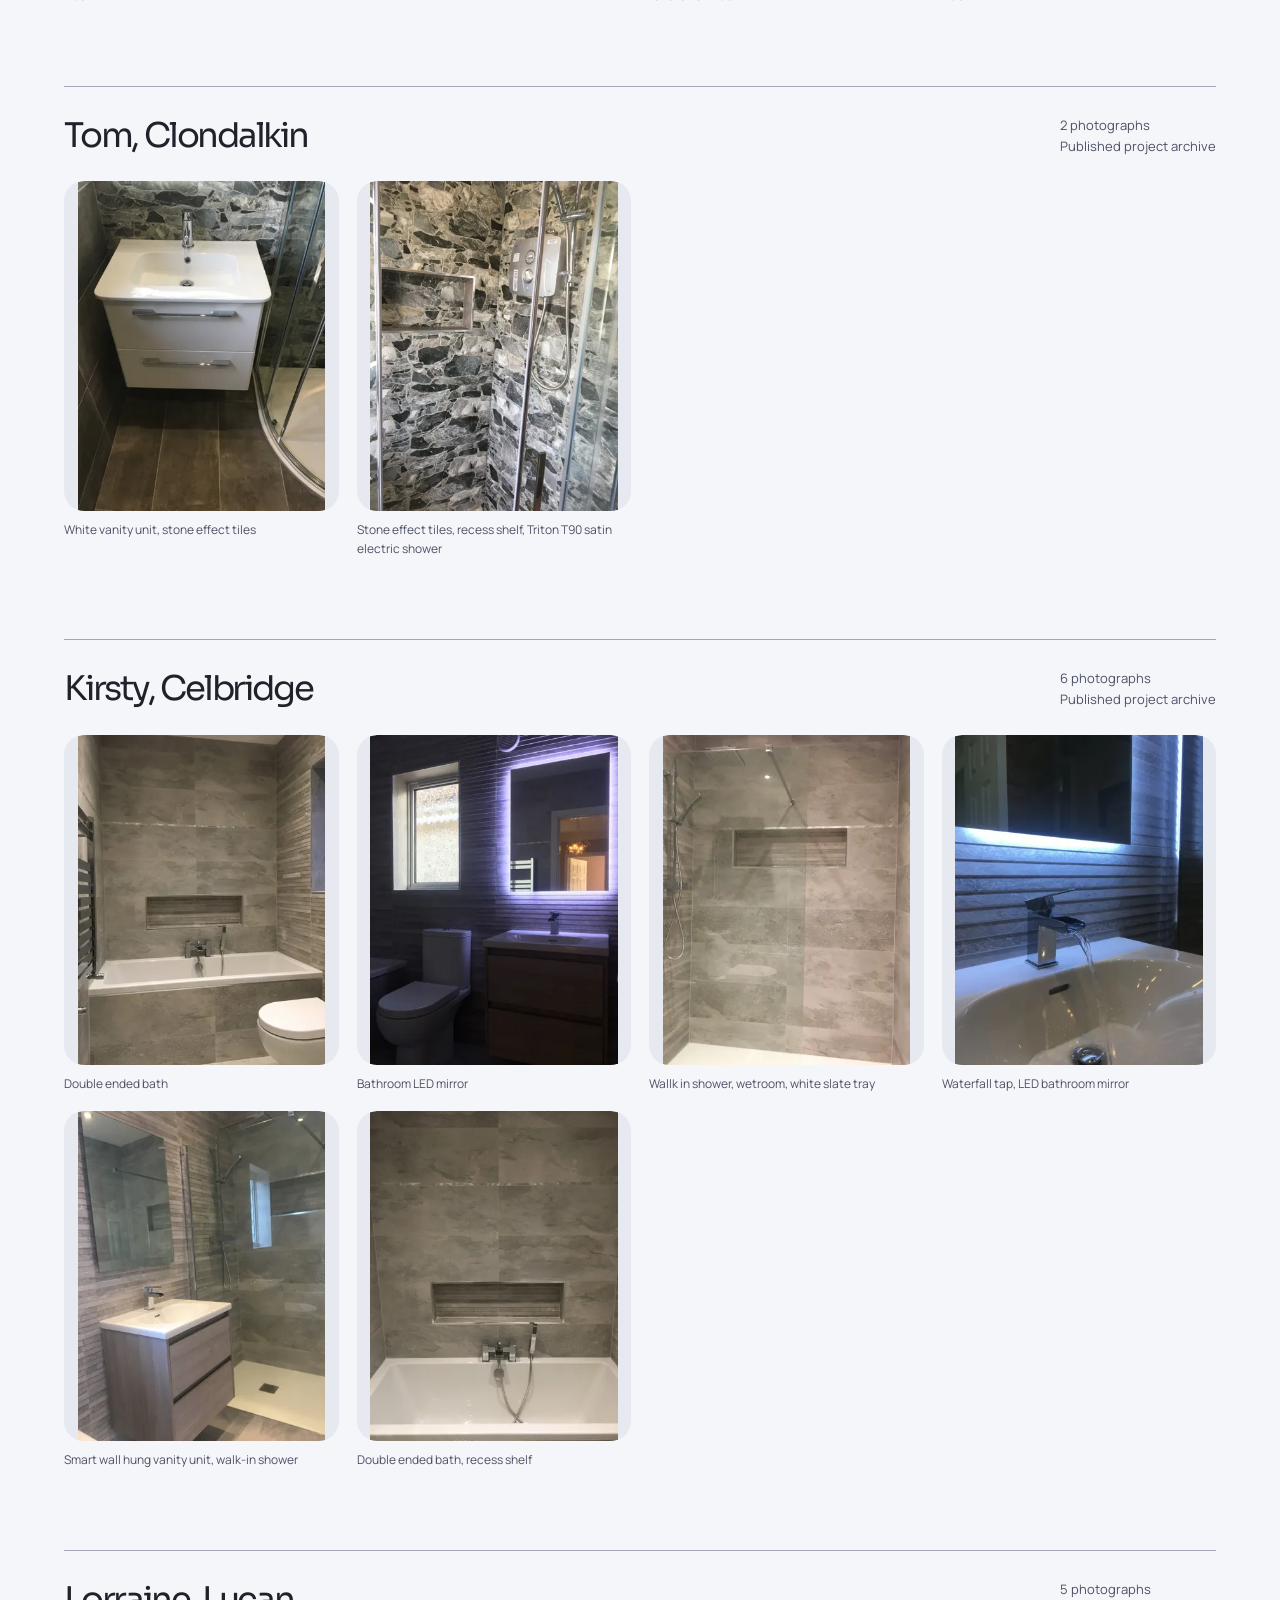
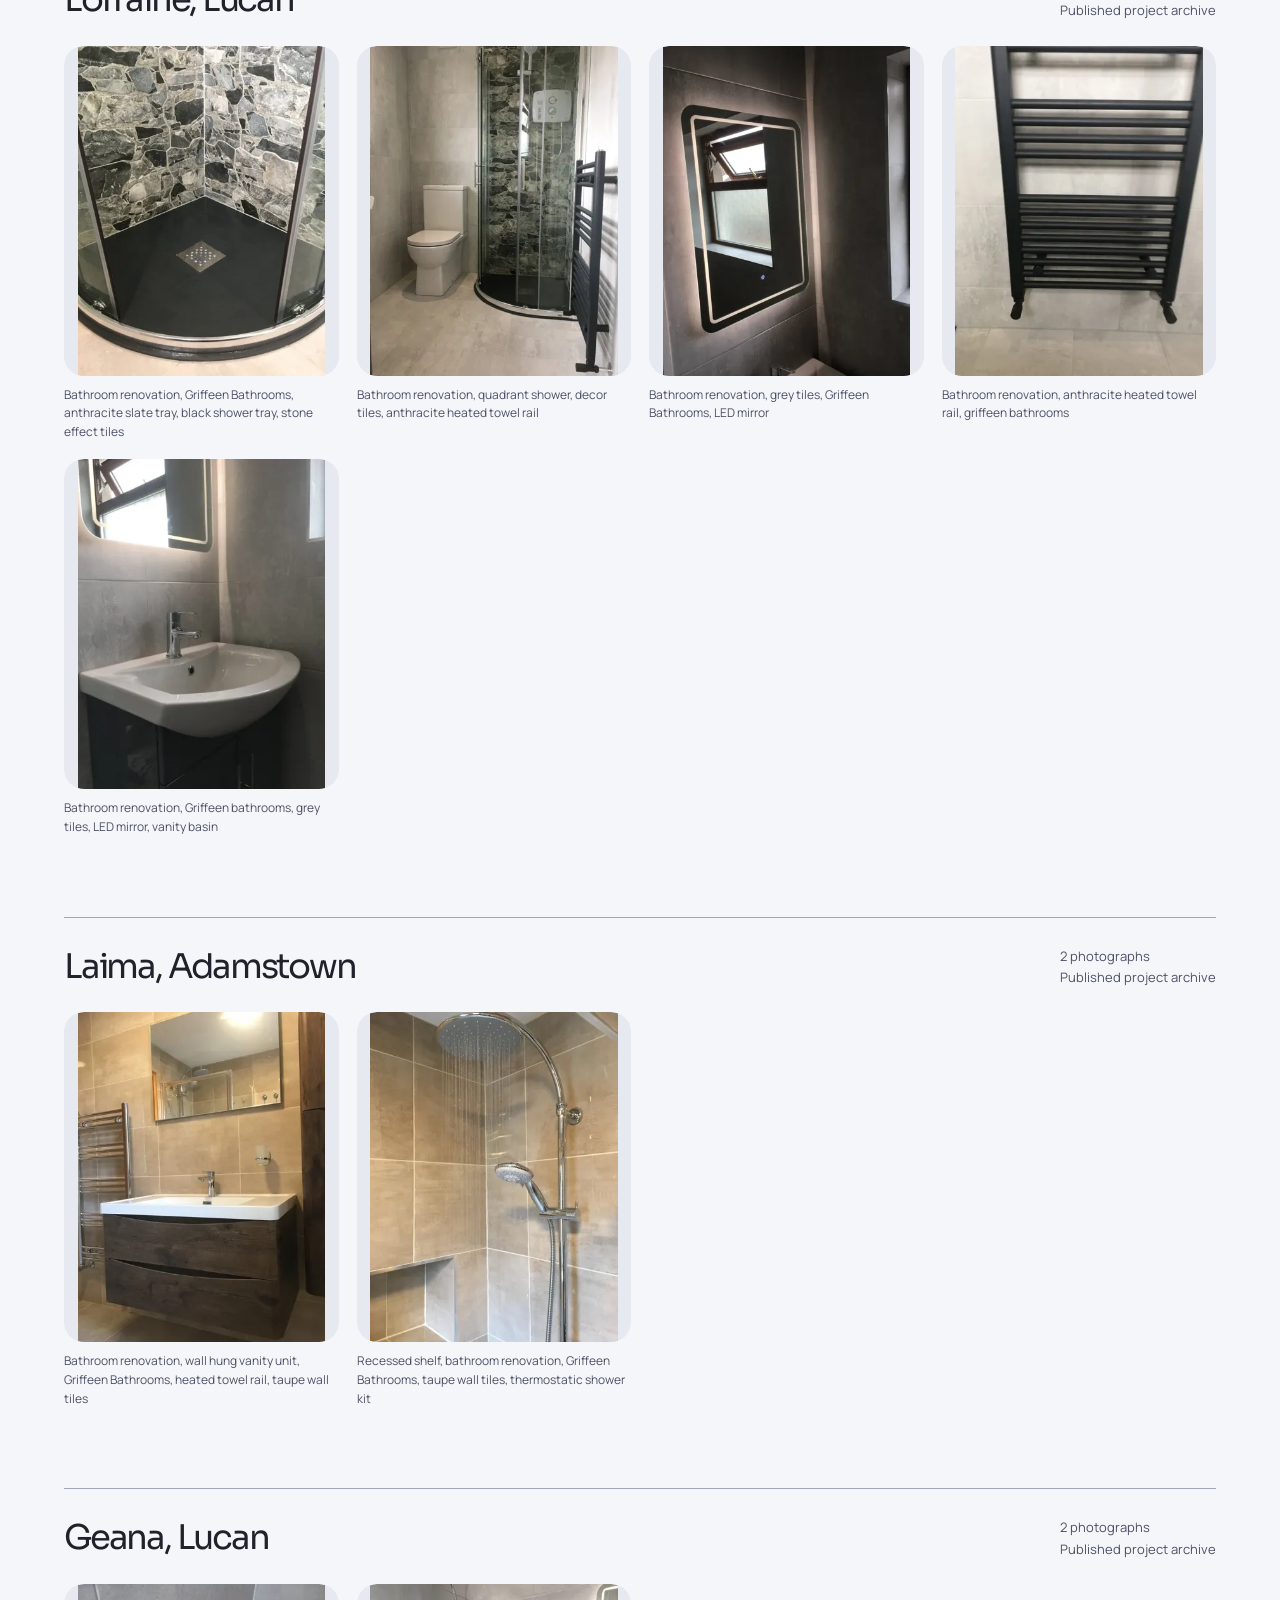
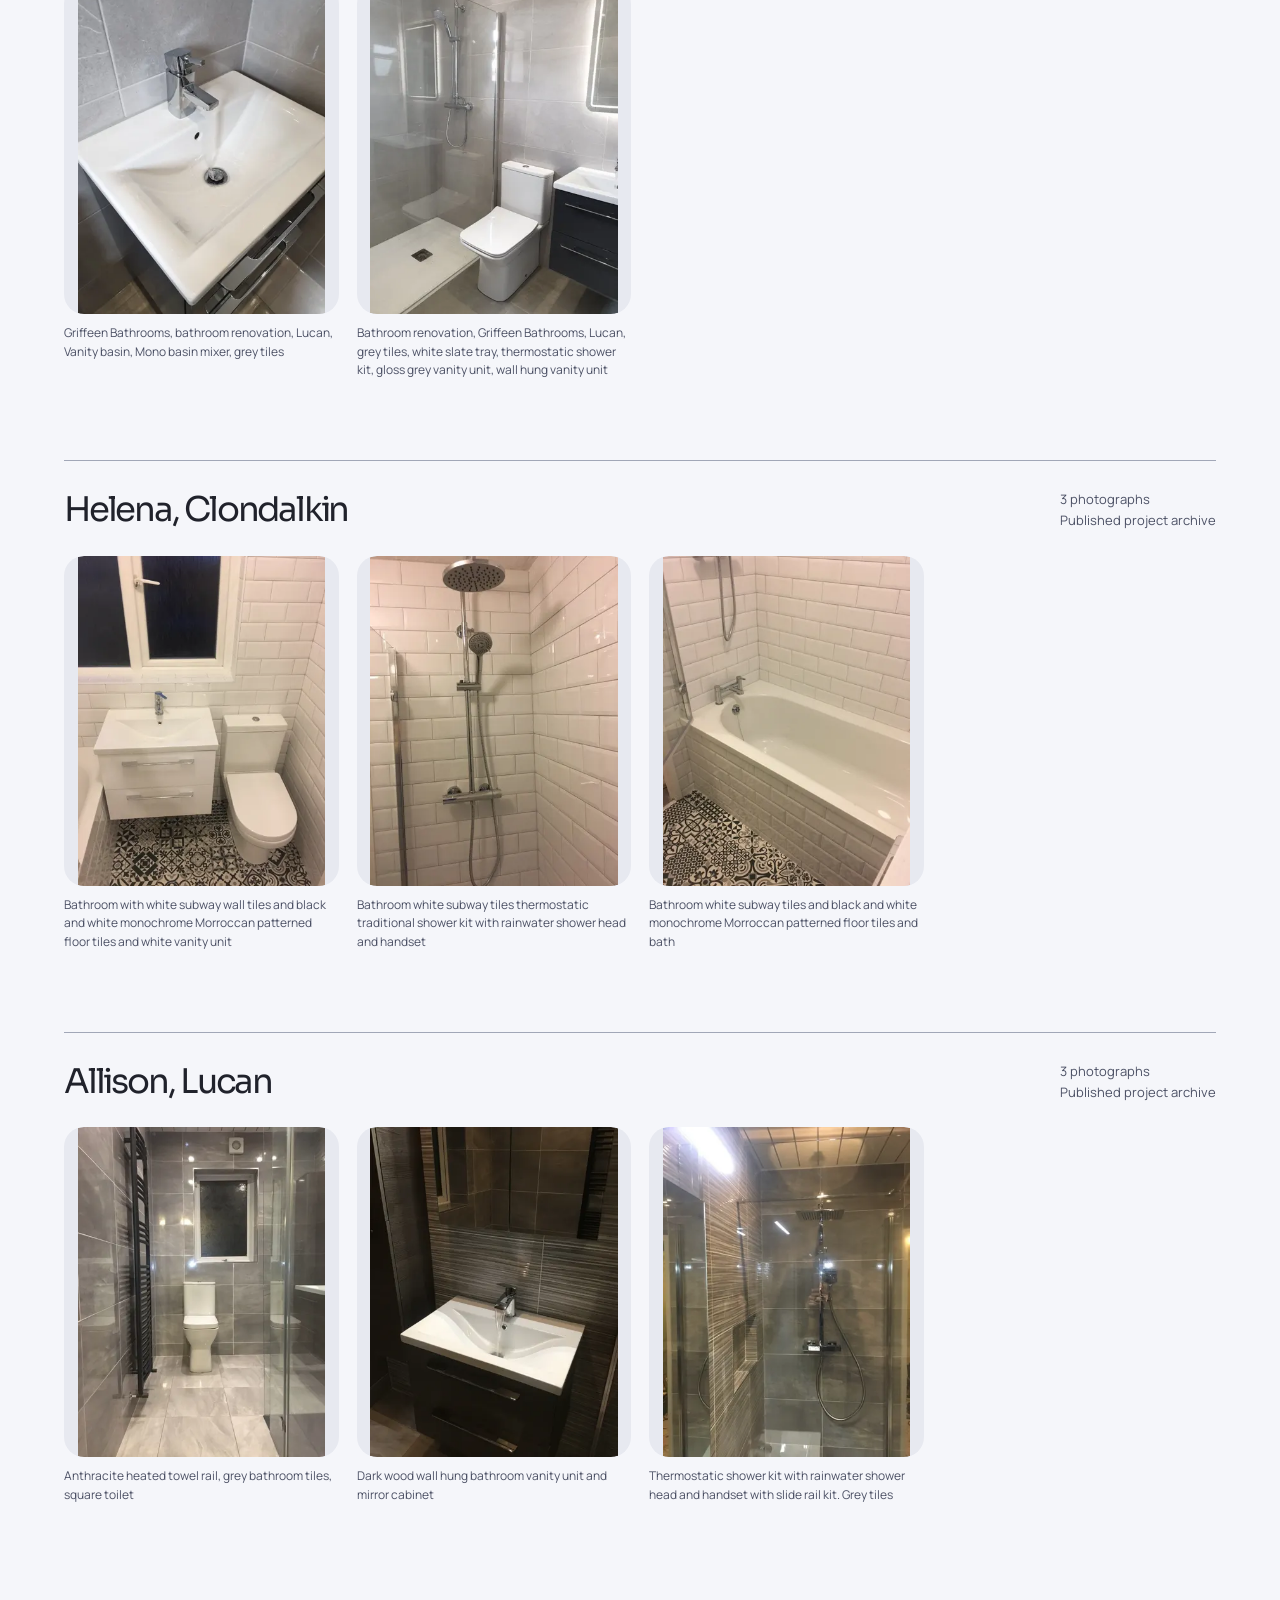
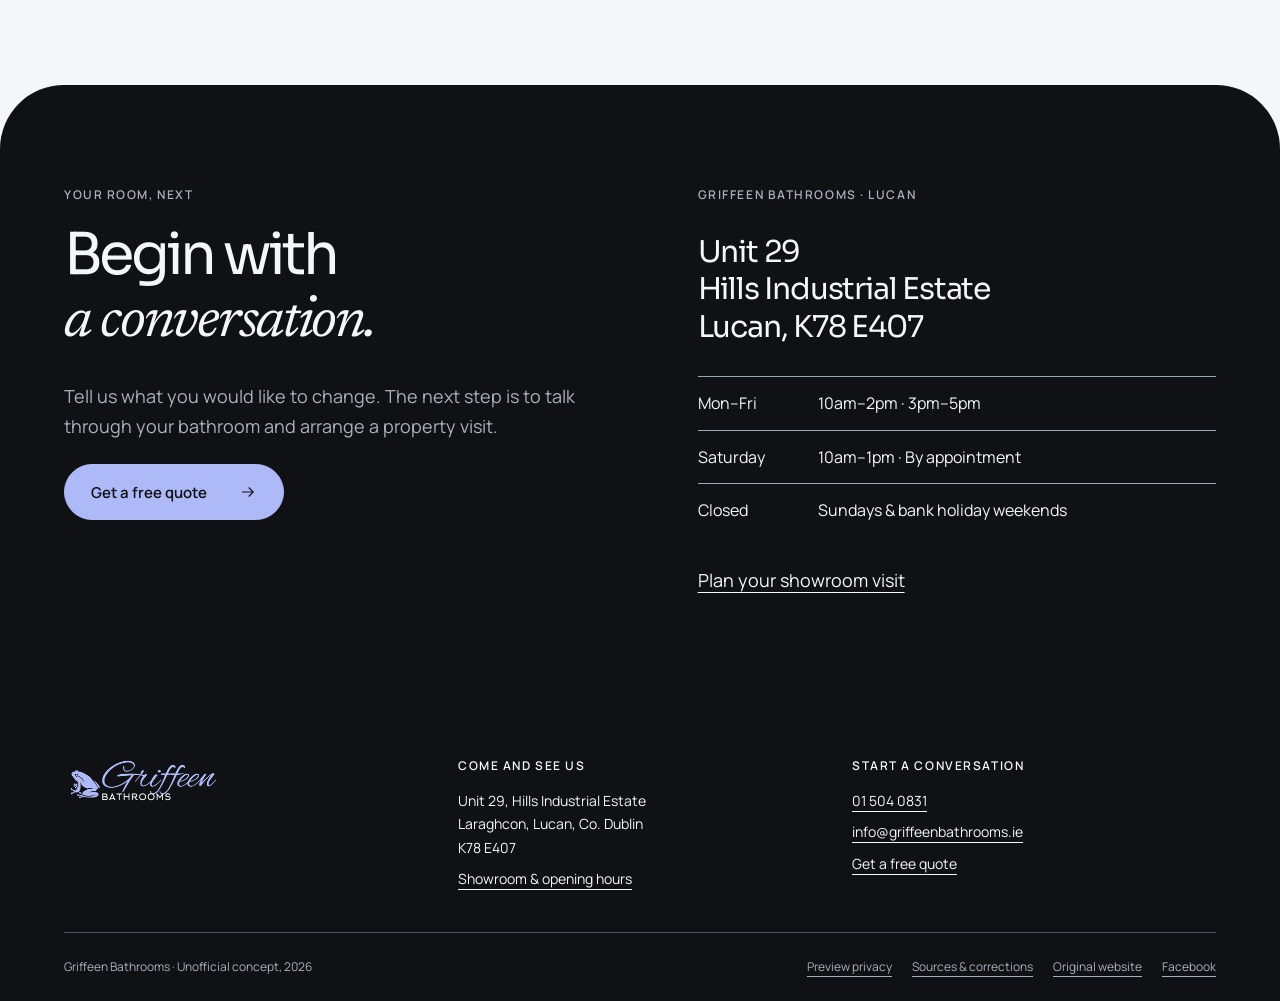
<file: recent-projects/index.html>
<!doctype html><html lang="en-IE"><head><meta charset="utf-8"><meta name="viewport" content="width=device-width,initial-scale=1"><meta name="robots" content="noindex,nofollow,noarchive"><meta name="description" content="Browse 75 original Griffeen bathroom project photographs by location, including Lucan, Churchtown and Dundrum."><meta name="theme-color" content="#101115"><title>Completed Bathroom Projects | Griffeen Bathrooms — Concept</title><link rel="icon" href="../assets/favicon.svg" type="image/svg+xml"><link rel="stylesheet" href="../assets/site.css"><link rel="stylesheet" href="../assets/art-direction.css"><script type="application/ld+json">{"@context": "https://schema.org", "@type": "WebSite", "name": "Griffeen Bathrooms \u2014 Unofficial Concept", "description": "Independently prepared, unofficial website redesign concept. Not the live business website."}</script><script defer src="../assets/gsap.min.js"></script><script defer src="../assets/ScrollTrigger.min.js"></script><script defer src="../assets/site.js"></script></head><body><a href="#main" class="skip">Skip to content</a><div class="preview-banner"><span>Unofficial website concept · Not the live business website</span><a href="../concept-notes/">About this preview</a></div><header class="site-header"><a class="brand" href="../" aria-label="Griffeen Bathrooms home"><img src="../assets/original-logo.png" width="297" height="110" alt="Griffeen Bathrooms" decoding="async"></a><nav class="desktop-nav" aria-label="Main"><a href="./" aria-current=page>Our work</a><a href="../THE-PROCESS/" >The process</a><a href="../inspiration/" >Inspiration</a><a href="../about/" >About</a></nav><a class="header-contact" href="tel:+35315040831">01 504 0831</a><details class="menu"><summary>Menu</summary><nav aria-label="Mobile"><a href="./" aria-current=page>Our work</a><a href="../THE-PROCESS/" >The process</a><a href="../inspiration/" >Inspiration</a><a href="../about/" >About</a><a href="../showroom/">The showroom</a><a href="../contact/">Get a free quote</a><a href="tel:+35315040831">Call 01 504 0831</a></nav></details></header><main id="main"><section class="page-title"><p class="label">The project archive</p><h1>Real rooms.<br><em>Right here.</em></h1><p>Completed bathrooms from Griffeen’s original project archive. Browse by location, or open any photo for a closer look.</p></section><section class="section"><div class="gallery-tools"><div class="field"><label for="location-filter">Find a room by location</label><select id="location-filter"><option value="all">All locations</option><option>Adamstown</option><option>Carlow</option><option>Celbridge</option><option>Churchtown</option><option>Clondalkin</option><option>Dublin City Centre</option><option>Dundrum</option><option>Knocklyon</option><option>Lucan</option><option>Wicklow</option></select></div><p class="gallery-count" id="gallery-count" aria-live="polite">75 photographs · 20 projects</p></div><noscript><p class="note">All projects are displayed below. Select any photograph to open its full image.</p></noscript><section class="album" id="victoria-churchtown" data-location="Churchtown"><div class="album-head"><h2>Victoria, Churchtown</h2><p>4 photographs<br>Published project archive</p></div><div class="album-photos"><figure><a class="gallery-image" href="../assets/project-00.webp" data-title="Victoria, Churchtown" data-caption="free standing bath, anthracite heated towel rail, marble tiles, carrara tiles, bathroom, bathroom renovation, dublin" aria-label="View free standing bath, anthracite heated towel rail, marble tiles, carrara tiles, bathroom, bathroom renovation, dublin"><img class="" src="../assets/thumb-00.webp" width="1069" height="1440" alt="free standing bath, anthracite heated towel rail, marble tiles, carrara tiles, bathroom, bathroom renovation, dublin" loading="lazy" decoding="async" ></a><figcaption>free standing bath, anthracite heated towel rail, marble tiles, carrara tiles, bathroom, bathroom renovation, dublin</figcaption></figure><figure><a class="gallery-image" href="../assets/project-01.webp" data-title="Victoria, Churchtown" data-caption="Round mirror, LED  mirror, freestanding basin, Bathroom, bathroom renovation, chevron tiles, deep blue tiles" aria-label="View Round mirror, LED  mirror, freestanding basin, Bathroom, bathroom renovation, chevron tiles, deep blue tiles"><img class="" src="../assets/thumb-01.webp" width="1069" height="1440" alt="Round mirror, LED  mirror, freestanding basin, Bathroom, bathroom renovation, chevron tiles, deep blue tiles" loading="lazy" decoding="async" ></a><figcaption>Round mirror, LED  mirror, freestanding basin, Bathroom, bathroom renovation, chevron tiles, deep blue tiles</figcaption></figure><figure><a class="gallery-image" href="../assets/project-02.webp" data-title="Victoria, Churchtown" data-caption="round mirror, LED mirror, freestanding basin, basin, tap, bathroom, bathroom renovation" aria-label="View round mirror, LED mirror, freestanding basin, basin, tap, bathroom, bathroom renovation"><img class="" src="../assets/thumb-02.webp" width="1075" height="1440" alt="round mirror, LED mirror, freestanding basin, basin, tap, bathroom, bathroom renovation" loading="lazy" decoding="async" ></a><figcaption>round mirror, LED mirror, freestanding basin, basin, tap, bathroom, bathroom renovation</figcaption></figure><figure><a class="gallery-image" href="../assets/project-04.webp" data-title="Victoria, Churchtown" data-caption="LED mirror, Round mirror, free standing basin, bathroom, bathroom renovation, chevron tiles" aria-label="View LED mirror, Round mirror, free standing basin, bathroom, bathroom renovation, chevron tiles"><img class="" src="../assets/thumb-04.webp" width="1074" height="1440" alt="LED mirror, Round mirror, free standing basin, bathroom, bathroom renovation, chevron tiles" loading="lazy" decoding="async" ></a><figcaption>LED mirror, Round mirror, free standing basin, bathroom, bathroom renovation, chevron tiles</figcaption></figure></div></section><section class="album" id="garry-wicklow" data-location="Wicklow"><div class="album-head"><h2>Garry, Wicklow</h2><p>5 photographs<br>Published project archive</p></div><div class="album-photos"><figure><a class="gallery-image" href="../assets/project-03.webp" data-title="Garry, Wicklow" data-caption="Black heated towel rail, modern bathroom" aria-label="View Black heated towel rail, modern bathroom"><img class="" src="../assets/thumb-03.webp" width="960" height="1280" alt="Black heated towel rail, modern bathroom" loading="lazy" decoding="async" ></a><figcaption>Black heated towel rail, modern bathroom</figcaption></figure><figure><a class="gallery-image" href="../assets/project-05.webp" data-title="Garry, Wicklow" data-caption="Grey tiles, black taps, wall mounted taps, vanity unit, bathroom renovation" aria-label="View Grey tiles, black taps, wall mounted taps, vanity unit, bathroom renovation"><img class="" src="../assets/thumb-05.webp" width="960" height="1280" alt="Grey tiles, black taps, wall mounted taps, vanity unit, bathroom renovation" loading="lazy" decoding="async" ></a><figcaption>Grey tiles, black taps, wall mounted taps, vanity unit, bathroom renovation</figcaption></figure><figure><a class="gallery-image" href="../assets/project-06.webp" data-title="Garry, Wicklow" data-caption="Black wetroom panel, black shower" aria-label="View Black wetroom panel, black shower"><img class="" src="../assets/thumb-06.webp" width="960" height="1280" alt="Black wetroom panel, black shower" loading="lazy" decoding="async" ></a><figcaption>Black wetroom panel, black shower</figcaption></figure><figure><a class="gallery-image" href="../assets/project-08.webp" data-title="Garry, Wicklow" data-caption="Grey tiles, black trims" aria-label="View Grey tiles, black trims"><img class="" src="../assets/thumb-08.webp" width="960" height="1280" alt="Grey tiles, black trims" loading="lazy" decoding="async" ></a><figcaption>Grey tiles, black trims</figcaption></figure><figure><a class="gallery-image" href="../assets/project-10.webp" data-title="Garry, Wicklow" data-caption="black wall mounted taps, black shower doors" aria-label="View black wall mounted taps, black shower doors"><img class="" src="../assets/thumb-10.webp" width="960" height="1280" alt="black wall mounted taps, black shower doors" loading="lazy" decoding="async" ></a><figcaption>black wall mounted taps, black shower doors</figcaption></figure></div></section><section class="album" id="victoria-lucan" data-location="Lucan"><div class="album-head"><h2>Victoria, Lucan</h2><p>2 photographs<br>Published project archive</p></div><div class="album-photos"><figure><a class="gallery-image" href="../assets/project-07.webp" data-title="Victoria, Lucan" data-caption="Bathroom with walk in shower, double wall hung vanity unit and cream tiles" aria-label="View Bathroom with walk in shower, double wall hung vanity unit and cream tiles"><img class="" src="../assets/thumb-07.webp" width="1080" height="1440" alt="Bathroom with walk in shower, double wall hung vanity unit and cream tiles" loading="lazy" decoding="async" ></a><figcaption>Bathroom with walk in shower, double wall hung vanity unit and cream tiles</figcaption></figure><figure><a class="gallery-image" href="../assets/project-09.webp" data-title="Victoria, Lucan" data-caption="Walnut wall hung double vanity unit and tall boy" aria-label="View Walnut wall hung double vanity unit and tall boy"><img class="" src="../assets/thumb-09.webp" width="960" height="1280" alt="Walnut wall hung double vanity unit and tall boy" loading="lazy" decoding="async" ></a><figcaption>Walnut wall hung double vanity unit and tall boy</figcaption></figure></div></section><section class="album" id="aoife-dundrum" data-location="Dundrum"><div class="album-head"><h2>Aoife, Dundrum</h2><p>2 photographs<br>Published project archive</p></div><div class="album-photos"><figure><a class="gallery-image" href="../assets/project-11.webp" data-title="Aoife, Dundrum" data-caption="Traditional style bathroom renovation, white subway tiles, by Griffeen Bathrooms" aria-label="View Traditional style bathroom renovation, white subway tiles, by Griffeen Bathrooms"><img class="" src="../assets/thumb-11.webp" width="960" height="1280" alt="Traditional style bathroom renovation, white subway tiles, by Griffeen Bathrooms" loading="lazy" decoding="async" ></a><figcaption>Traditional style bathroom renovation, white subway tiles, by Griffeen Bathrooms</figcaption></figure><figure><a class="gallery-image" href="../assets/project-12.webp" data-title="Aoife, Dundrum" data-caption="Traditional style bathroom with freestanding bath and white subway tiles" aria-label="View Traditional style bathroom with freestanding bath and white subway tiles"><img class="" src="../assets/thumb-12.webp" width="960" height="1280" alt="Traditional style bathroom with freestanding bath and white subway tiles" loading="lazy" decoding="async" ></a><figcaption>Traditional style bathroom with freestanding bath and white subway tiles</figcaption></figure></div></section><section class="album" id="ingrida-lucan" data-location="Lucan"><div class="album-head"><h2>Ingrida, Lucan</h2><p>8 photographs<br>Published project archive</p></div><div class="album-photos"><figure><a class="gallery-image" href="../assets/project-13.webp" data-title="Ingrida, Lucan" data-caption="beautiful bathroom with Jacuzzi bath, stone effect tiles, anthracite heated towel rail" aria-label="View beautiful bathroom with Jacuzzi bath, stone effect tiles, anthracite heated towel rail"><img class="" src="../assets/thumb-13.webp" width="960" height="1280" alt="beautiful bathroom with Jacuzzi bath, stone effect tiles, anthracite heated towel rail" loading="lazy" decoding="async" ></a><figcaption>beautiful bathroom with Jacuzzi bath, stone effect tiles, anthracite heated towel rail</figcaption></figure><figure><a class="gallery-image" href="../assets/project-14.webp" data-title="Ingrida, Lucan" data-caption="Beautiful bathroom with flushed illuminated mirror cabinet and dark wood countertop vanity unit" aria-label="View Beautiful bathroom with flushed illuminated mirror cabinet and dark wood countertop vanity unit"><img class="" src="../assets/thumb-14.webp" width="960" height="1280" alt="Beautiful bathroom with flushed illuminated mirror cabinet and dark wood countertop vanity unit" loading="lazy" decoding="async" ></a><figcaption>Beautiful bathroom with flushed illuminated mirror cabinet and dark wood countertop vanity unit</figcaption></figure><figure><a class="gallery-image" href="../assets/project-15.webp" data-title="Ingrida, Lucan" data-caption="Bathroom with wall hung bidet and toilet, jacuzzi bath and stone effect tiles" aria-label="View Bathroom with wall hung bidet and toilet, jacuzzi bath and stone effect tiles"><img class="" src="../assets/thumb-15.webp" width="960" height="1280" alt="Bathroom with wall hung bidet and toilet, jacuzzi bath and stone effect tiles" loading="lazy" decoding="async" ></a><figcaption>Bathroom with wall hung bidet and toilet, jacuzzi bath and stone effect tiles</figcaption></figure><figure><a class="gallery-image" href="../assets/project-16.webp" data-title="Ingrida, Lucan" data-caption="Bathroom with grey tiles modern walk in shower and recessed shelf" aria-label="View Bathroom with grey tiles modern walk in shower and recessed shelf"><img class="" src="../assets/thumb-16.webp" width="960" height="1280" alt="Bathroom with grey tiles modern walk in shower and recessed shelf" loading="lazy" decoding="async" ></a><figcaption>Bathroom with grey tiles modern walk in shower and recessed shelf</figcaption></figure><figure><a class="gallery-image" href="../assets/project-17.webp" data-title="Ingrida, Lucan" data-caption="bathroom with jacuzzi bath, grey tiles and dark wall hung vanity unit with countertop basin" aria-label="View bathroom with jacuzzi bath, grey tiles and dark wall hung vanity unit with countertop basin"><img class="" src="../assets/thumb-17.webp" width="960" height="1280" alt="bathroom with jacuzzi bath, grey tiles and dark wall hung vanity unit with countertop basin" loading="lazy" decoding="async" ></a><figcaption>bathroom with jacuzzi bath, grey tiles and dark wall hung vanity unit with countertop basin</figcaption></figure><figure><a class="gallery-image" href="../assets/project-18.webp" data-title="Ingrida, Lucan" data-caption="luxury HIB concealed bathroom mirror cabinet with light and counter top basin, grey tiles" aria-label="View luxury HIB concealed bathroom mirror cabinet with light and counter top basin, grey tiles"><img class="" src="../assets/thumb-18.webp" width="960" height="1280" alt="luxury HIB concealed bathroom mirror cabinet with light and counter top basin, grey tiles" loading="lazy" decoding="async" ></a><figcaption>luxury HIB concealed bathroom mirror cabinet with light and counter top basin, grey tiles</figcaption></figure><figure><a class="gallery-image" href="../assets/project-20.webp" data-title="Ingrida, Lucan" data-caption="Luxury HIB concealed bathroom mirror cabinet and grey tiles" aria-label="View Luxury HIB concealed bathroom mirror cabinet and grey tiles"><img class="" src="../assets/thumb-20.webp" width="960" height="1280" alt="Luxury HIB concealed bathroom mirror cabinet and grey tiles" loading="lazy" decoding="async" ></a><figcaption>Luxury HIB concealed bathroom mirror cabinet and grey tiles</figcaption></figure><figure><a class="gallery-image" href="../assets/project-22.webp" data-title="Ingrida, Lucan" data-caption="Luxury bathroom with grey tiles and dark wood wall hung vanity unt with countertop basin and a tallboy" aria-label="View Luxury bathroom with grey tiles and dark wood wall hung vanity unt with countertop basin and a tallboy"><img class="" src="../assets/thumb-22.webp" width="960" height="1280" alt="Luxury bathroom with grey tiles and dark wood wall hung vanity unt with countertop basin and a tallboy" loading="lazy" decoding="async" ></a><figcaption>Luxury bathroom with grey tiles and dark wood wall hung vanity unt with countertop basin and a tallboy</figcaption></figure></div></section><section class="album" id="brian-dublin-city-centre" data-location="Dublin City Centre"><div class="album-head"><h2>Brian, Dublin City Centre</h2><p>8 photographs<br>Published project archive</p></div><div class="album-photos"><figure><a class="gallery-image" href="../assets/project-19.webp" data-title="Brian, Dublin City Centre" data-caption="Ensuite bathroom with grey tiles, shower enclosure wall hung WC wall hung vanity unit" aria-label="View Ensuite bathroom with grey tiles, shower enclosure wall hung WC wall hung vanity unit"><img class="" src="../assets/thumb-19.webp" width="1119" height="1440" alt="Ensuite bathroom with grey tiles, shower enclosure wall hung WC wall hung vanity unit" loading="lazy" decoding="async" ></a><figcaption>Ensuite bathroom with grey tiles, shower enclosure wall hung WC wall hung vanity unit</figcaption></figure><figure><a class="gallery-image" href="../assets/project-21.webp" data-title="Brian, Dublin City Centre" data-caption="Beautiful ensuite bathroom with grey tiles wall hung WC" aria-label="View Beautiful ensuite bathroom with grey tiles wall hung WC"><img class="" src="../assets/thumb-21.webp" width="1080" height="1440" alt="Beautiful ensuite bathroom with grey tiles wall hung WC" loading="lazy" decoding="async" ></a><figcaption>Beautiful ensuite bathroom with grey tiles wall hung WC</figcaption></figure><figure><a class="gallery-image" href="../assets/project-23.webp" data-title="Brian, Dublin City Centre" data-caption="Beautiful ensuite bathroom grey tileswhite wall hung vanity unit big shower" aria-label="View Beautiful ensuite bathroom grey tileswhite wall hung vanity unit big shower"><img class="" src="../assets/thumb-23.webp" width="1080" height="1440" alt="Beautiful ensuite bathroom grey tileswhite wall hung vanity unit big shower" loading="lazy" decoding="async" ></a><figcaption>Beautiful ensuite bathroom grey tileswhite wall hung vanity unit big shower</figcaption></figure><figure><a class="gallery-image" href="../assets/project-24.webp" data-title="Brian, Dublin City Centre" data-caption="Ensuite bathroom grey tiles illuminated mirror and white wall hung vanity unit" aria-label="View Ensuite bathroom grey tiles illuminated mirror and white wall hung vanity unit"><img class="" src="../assets/thumb-24.webp" width="1080" height="1440" alt="Ensuite bathroom grey tiles illuminated mirror and white wall hung vanity unit" loading="lazy" decoding="async" ></a><figcaption>Ensuite bathroom grey tiles illuminated mirror and white wall hung vanity unit</figcaption></figure><figure><a class="gallery-image" href="../assets/project-37.webp" data-title="Brian, Dublin City Centre" data-caption="Bathroom grey tiles walk in shower wall hung vanity unit illuminated mirror and toilet" aria-label="View Bathroom grey tiles walk in shower wall hung vanity unit illuminated mirror and toilet"><img class="" src="../assets/thumb-37.webp" width="960" height="1280" alt="Bathroom grey tiles walk in shower wall hung vanity unit illuminated mirror and toilet" loading="lazy" decoding="async" ></a><figcaption>Bathroom grey tiles walk in shower wall hung vanity unit illuminated mirror and toilet</figcaption></figure><figure><a class="gallery-image" href="../assets/project-39.webp" data-title="Brian, Dublin City Centre" data-caption="Big bathroom with walk in shower white wall hung vanity unit" aria-label="View Big bathroom with walk in shower white wall hung vanity unit"><img class="" src="../assets/thumb-39.webp" width="960" height="1280" alt="Big bathroom with walk in shower white wall hung vanity unit" loading="lazy" decoding="async" ></a><figcaption>Big bathroom with walk in shower white wall hung vanity unit</figcaption></figure><figure><a class="gallery-image" href="../assets/project-40.webp" data-title="Brian, Dublin City Centre" data-caption="Bathroom grey tiles big shower and square concealed shower valve with handset" aria-label="View Bathroom grey tiles big shower and square concealed shower valve with handset"><img class="" src="../assets/thumb-40.webp" width="960" height="1280" alt="Bathroom grey tiles big shower and square concealed shower valve with handset" loading="lazy" decoding="async" ></a><figcaption>Bathroom grey tiles big shower and square concealed shower valve with handset</figcaption></figure><figure><a class="gallery-image" href="../assets/project-41.webp" data-title="Brian, Dublin City Centre" data-caption="Bathroom grey tiles illuminated mirror and white wall hung vanity unit" aria-label="View Bathroom grey tiles illuminated mirror and white wall hung vanity unit"><img class="" src="../assets/thumb-41.webp" width="960" height="1280" alt="Bathroom grey tiles illuminated mirror and white wall hung vanity unit" loading="lazy" decoding="async" ></a><figcaption>Bathroom grey tiles illuminated mirror and white wall hung vanity unit</figcaption></figure></div></section><section class="album" id="chris-carlow" data-location="Carlow"><div class="album-head"><h2>Chris, Carlow</h2><p>5 photographs<br>Published project archive</p></div><div class="album-photos"><figure><a class="gallery-image" href="../assets/project-25.webp" data-title="Chris, Carlow" data-caption="Bathroom with grey tiles and recessed illuminated shelf with decoration" aria-label="View Bathroom with grey tiles and recessed illuminated shelf with decoration"><img class="" src="../assets/thumb-25.webp" width="1080" height="1440" alt="Bathroom with grey tiles and recessed illuminated shelf with decoration" loading="lazy" decoding="async" ></a><figcaption>Bathroom with grey tiles and recessed illuminated shelf with decoration</figcaption></figure><figure><a class="gallery-image" href="../assets/project-26.webp" data-title="Chris, Carlow" data-caption="Bathroom stone effect cladding tiles P shaped jacuzzi showerbath" aria-label="View Bathroom stone effect cladding tiles P shaped jacuzzi showerbath"><img class="" src="../assets/thumb-26.webp" width="1080" height="1440" alt="Bathroom stone effect cladding tiles P shaped jacuzzi showerbath" loading="lazy" decoding="async" ></a><figcaption>Bathroom stone effect cladding tiles P shaped jacuzzi showerbath</figcaption></figure><figure><a class="gallery-image" href="../assets/project-27.webp" data-title="Chris, Carlow" data-caption="Bathroom with grey tiles jacuzzi bath and two recessed illuminated shelves" aria-label="View Bathroom with grey tiles jacuzzi bath and two recessed illuminated shelves"><img class="" src="../assets/thumb-27.webp" width="1080" height="1440" alt="Bathroom with grey tiles jacuzzi bath and two recessed illuminated shelves" loading="lazy" decoding="async" ></a><figcaption>Bathroom with grey tiles jacuzzi bath and two recessed illuminated shelves</figcaption></figure><figure><a class="gallery-image" href="../assets/project-28.webp" data-title="Chris, Carlow" data-caption="Bathroom stone effect tiles cladding P shaped jacuzzi bath anthracite heated towel rail" aria-label="View Bathroom stone effect tiles cladding P shaped jacuzzi bath anthracite heated towel rail"><img class="" src="../assets/thumb-28.webp" width="1080" height="1440" alt="Bathroom stone effect tiles cladding P shaped jacuzzi bath anthracite heated towel rail" loading="lazy" decoding="async" ></a><figcaption>Bathroom stone effect tiles cladding P shaped jacuzzi bath anthracite heated towel rail</figcaption></figure><figure><a class="gallery-image" href="../assets/project-29.webp" data-title="Chris, Carlow" data-caption="Bathroom stone effect tiles and dark wood wall hung vanity unit with countertop basin and illuminated mirror cabinet" aria-label="View Bathroom stone effect tiles and dark wood wall hung vanity unit with countertop basin and illuminated mirror cabinet"><img class="" src="../assets/thumb-29.webp" width="1080" height="1440" alt="Bathroom stone effect tiles and dark wood wall hung vanity unit with countertop basin and illuminated mirror cabinet" loading="lazy" decoding="async" ></a><figcaption>Bathroom stone effect tiles and dark wood wall hung vanity unit with countertop basin and illuminated mirror cabinet</figcaption></figure></div></section><section class="album" id="brian-lucan" data-location="Lucan"><div class="album-head"><h2>Brian, Lucan</h2><p>3 photographs<br>Published project archive</p></div><div class="album-photos"><figure><a class="gallery-image" href="../assets/project-30.webp" data-title="Brian, Lucan" data-caption="Bathroom dark tiles wall hung toilet and big shower enclosure" aria-label="View Bathroom dark tiles wall hung toilet and big shower enclosure"><img class="" src="../assets/thumb-30.webp" width="1080" height="1440" alt="Bathroom dark tiles wall hung toilet and big shower enclosure" loading="lazy" decoding="async" ></a><figcaption>Bathroom dark tiles wall hung toilet and big shower enclosure</figcaption></figure><figure><a class="gallery-image" href="../assets/project-32.webp" data-title="Brian, Lucan" data-caption="Bathroom dark and stone effect tiles dark wood wall hung Avila vanity unit and round mirror" aria-label="View Bathroom dark and stone effect tiles dark wood wall hung Avila vanity unit and round mirror"><img class="" src="../assets/thumb-32.webp" width="1080" height="1440" alt="Bathroom dark and stone effect tiles dark wood wall hung Avila vanity unit and round mirror" loading="lazy" decoding="async" ></a><figcaption>Bathroom dark and stone effect tiles dark wood wall hung Avila vanity unit and round mirror</figcaption></figure><figure><a class="gallery-image" href="../assets/project-34.webp" data-title="Brian, Lucan" data-caption="Bathroom dark tiles heated towel rail wall hung vanity unit and round mirror" aria-label="View Bathroom dark tiles heated towel rail wall hung vanity unit and round mirror"><img class="" src="../assets/thumb-34.webp" width="1080" height="1440" alt="Bathroom dark tiles heated towel rail wall hung vanity unit and round mirror" loading="lazy" decoding="async" ></a><figcaption>Bathroom dark tiles heated towel rail wall hung vanity unit and round mirror</figcaption></figure></div></section><section class="album" id="maria-lucan" data-location="Lucan"><div class="album-head"><h2>Maria, Lucan</h2><p>2 photographs<br>Published project archive</p></div><div class="album-photos"><figure><a class="gallery-image" href="../assets/project-31.webp" data-title="Maria, Lucan" data-caption="Bathroom black and white monochrome Morroccan patterned tiles white vanity unit and bath" aria-label="View Bathroom black and white monochrome Morroccan patterned tiles white vanity unit and bath"><img class="" src="../assets/thumb-31.webp" width="1080" height="1440" alt="Bathroom black and white monochrome Morroccan patterned tiles white vanity unit and bath" loading="lazy" decoding="async" ></a><figcaption>Bathroom black and white monochrome Morroccan patterned tiles white vanity unit and bath</figcaption></figure><figure><a class="gallery-image" href="../assets/project-33.webp" data-title="Maria, Lucan" data-caption="Bathroom black and white monochrome Morroccan patterned floor tiles and white wall hung vanity unit" aria-label="View Bathroom black and white monochrome Morroccan patterned floor tiles and white wall hung vanity unit"><img class="" src="../assets/thumb-33.webp" width="1080" height="1440" alt="Bathroom black and white monochrome Morroccan patterned floor tiles and white wall hung vanity unit" loading="lazy" decoding="async" ></a><figcaption>Bathroom black and white monochrome Morroccan patterned floor tiles and white wall hung vanity unit</figcaption></figure></div></section><section class="album" id="sandra-celbridge" data-location="Celbridge"><div class="album-head"><h2>Sandra, Celbridge</h2><p>3 photographs<br>Published project archive</p></div><div class="album-photos"><figure><a class="gallery-image" href="../assets/project-35.webp" data-title="Sandra, Celbridge" data-caption="Small ensuite bathroom marble effect tiles and toilet" aria-label="View Small ensuite bathroom marble effect tiles and toilet"><img class="" src="../assets/thumb-35.webp" width="960" height="1280" alt="Small ensuite bathroom marble effect tiles and toilet" loading="lazy" decoding="async" ></a><figcaption>Small ensuite bathroom marble effect tiles and toilet</figcaption></figure><figure><a class="gallery-image" href="../assets/project-36.webp" data-title="Sandra, Celbridge" data-caption="Small ensuite bathroom with marble effect wall tiles and patterned Morroccan alchimia floor tiles" aria-label="View Small ensuite bathroom with marble effect wall tiles and patterned Morroccan alchimia floor tiles"><img class="" src="../assets/thumb-36.webp" width="960" height="1280" alt="Small ensuite bathroom with marble effect wall tiles and patterned Morroccan alchimia floor tiles" loading="lazy" decoding="async" ></a><figcaption>Small ensuite bathroom with marble effect wall tiles and patterned Morroccan alchimia floor tiles</figcaption></figure><figure><a class="gallery-image" href="../assets/project-38.webp" data-title="Sandra, Celbridge" data-caption="Small ensuite bathroom with marble effect wall tiles and patterned Morroccan alchimia floor tiles" aria-label="View Small ensuite bathroom with marble effect wall tiles and patterned Morroccan alchimia floor tiles"><img class="" src="../assets/thumb-38.webp" width="960" height="1280" alt="Small ensuite bathroom with marble effect wall tiles and patterned Morroccan alchimia floor tiles" loading="lazy" decoding="async" ></a><figcaption>Small ensuite bathroom with marble effect wall tiles and patterned Morroccan alchimia floor tiles</figcaption></figure></div></section><section class="album" id="deirdre-clondalkin" data-location="Clondalkin"><div class="album-head"><h2>Deirdre, Clondalkin</h2><p>3 photographs<br>Published project archive</p></div><div class="album-photos"><figure><a class="gallery-image" href="../assets/project-42.webp" data-title="Deirdre, Clondalkin" data-caption="Big bathroom grey tiles wooden ceiling walk in shower light grey floor tiles" aria-label="View Big bathroom grey tiles wooden ceiling walk in shower light grey floor tiles"><img class="" src="../assets/thumb-42.webp" width="960" height="1280" alt="Big bathroom grey tiles wooden ceiling walk in shower light grey floor tiles" loading="lazy" decoding="async" ></a><figcaption>Big bathroom grey tiles wooden ceiling walk in shower light grey floor tiles</figcaption></figure><figure><a class="gallery-image" href="../assets/project-44.webp" data-title="Deirdre, Clondalkin" data-caption="Big bathroom half way tiling grey tiles grey wall hung vanity unit and back to wall WC with concealed cistern" aria-label="View Big bathroom half way tiling grey tiles grey wall hung vanity unit and back to wall WC with concealed cistern"><img class="" src="../assets/thumb-44.webp" width="960" height="1280" alt="Big bathroom half way tiling grey tiles grey wall hung vanity unit and back to wall WC with concealed cistern" loading="lazy" decoding="async" ></a><figcaption>Big bathroom half way tiling grey tiles grey wall hung vanity unit and back to wall WC with concealed cistern</figcaption></figure><figure><a class="gallery-image" href="../assets/project-45.webp" data-title="Deirdre, Clondalkin" data-caption="Bathroom grey tiles wooden ceiling walk in shower thermostatic rainwater shower kit with handset" aria-label="View Bathroom grey tiles wooden ceiling walk in shower thermostatic rainwater shower kit with handset"><img class="" src="../assets/thumb-45.webp" width="960" height="1280" alt="Bathroom grey tiles wooden ceiling walk in shower thermostatic rainwater shower kit with handset" loading="lazy" decoding="async" ></a><figcaption>Bathroom grey tiles wooden ceiling walk in shower thermostatic rainwater shower kit with handset</figcaption></figure></div></section><section class="album" id="alexandro-adamstown" data-location="Adamstown"><div class="album-head"><h2>Alexandro, Adamstown</h2><p>3 photographs<br>Published project archive</p></div><div class="album-photos"><figure><a class="gallery-image" href="../assets/project-43.webp" data-title="Alexandro, Adamstown" data-caption="Marble tiles bathroom renovation" aria-label="View Marble tiles bathroom renovation"><img class="" src="../assets/thumb-43.webp" width="960" height="1280" alt="Marble tiles bathroom renovation" loading="lazy" decoding="async" ></a><figcaption>Marble tiles bathroom renovation</figcaption></figure><figure><a class="gallery-image" href="../assets/project-46.webp" data-title="Alexandro, Adamstown" data-caption="White slate tray, marble tiles, bathroom renovation" aria-label="View White slate tray, marble tiles, bathroom renovation"><img class="" src="../assets/thumb-46.webp" width="960" height="1280" alt="White slate tray, marble tiles, bathroom renovation" loading="lazy" decoding="async" ></a><figcaption>White slate tray, marble tiles, bathroom renovation</figcaption></figure><figure><a class="gallery-image" href="../assets/project-47.webp" data-title="Alexandro, Adamstown" data-caption="Wall hung WC, marble tiles, bathroom renovation" aria-label="View Wall hung WC, marble tiles, bathroom renovation"><img class="" src="../assets/thumb-47.webp" width="960" height="1280" alt="Wall hung WC, marble tiles, bathroom renovation" loading="lazy" decoding="async" ></a><figcaption>Wall hung WC, marble tiles, bathroom renovation</figcaption></figure></div></section><section class="album" id="sinead-knocklyon" data-location="Knocklyon"><div class="album-head"><h2>Sinead, Knocklyon</h2><p>4 photographs<br>Published project archive</p></div><div class="album-photos"><figure><a class="gallery-image" href="../assets/project-48.webp" data-title="Sinead, Knocklyon" data-caption="Quadrant shower, grey tiles, bathroom renovation Dublin" aria-label="View Quadrant shower, grey tiles, bathroom renovation Dublin"><img class="" src="../assets/thumb-48.webp" width="1080" height="1440" alt="Quadrant shower, grey tiles, bathroom renovation Dublin" loading="lazy" decoding="async" ></a><figcaption>Quadrant shower, grey tiles, bathroom renovation Dublin</figcaption></figure><figure><a class="gallery-image" href="../assets/project-49.webp" data-title="Sinead, Knocklyon" data-caption="Grey tiles, bathroom renovation Dublin" aria-label="View Grey tiles, bathroom renovation Dublin"><img class="" src="../assets/thumb-49.webp" width="960" height="1280" alt="Grey tiles, bathroom renovation Dublin" loading="lazy" decoding="async" ></a><figcaption>Grey tiles, bathroom renovation Dublin</figcaption></figure><figure><a class="gallery-image" href="../assets/project-50.webp" data-title="Sinead, Knocklyon" data-caption="Hymalaya Gris Tiles, recess shelf, bathroom renovation Dublin" aria-label="View Hymalaya Gris Tiles, recess shelf, bathroom renovation Dublin"><img class="" src="../assets/thumb-50.webp" width="1080" height="1440" alt="Hymalaya Gris Tiles, recess shelf, bathroom renovation Dublin" loading="lazy" decoding="async" ></a><figcaption>Hymalaya Gris Tiles, recess shelf, bathroom renovation Dublin</figcaption></figure><figure><a class="gallery-image" href="../assets/project-51.webp" data-title="Sinead, Knocklyon" data-caption="Wall hung WC, grey tiles, bathroom renovation Dublin" aria-label="View Wall hung WC, grey tiles, bathroom renovation Dublin"><img class="" src="../assets/thumb-51.webp" width="1080" height="1440" alt="Wall hung WC, grey tiles, bathroom renovation Dublin" loading="lazy" decoding="async" ></a><figcaption>Wall hung WC, grey tiles, bathroom renovation Dublin</figcaption></figure></div></section><section class="album" id="tom-clondalkin" data-location="Clondalkin"><div class="album-head"><h2>Tom, Clondalkin</h2><p>2 photographs<br>Published project archive</p></div><div class="album-photos"><figure><a class="gallery-image" href="../assets/project-52.webp" data-title="Tom, Clondalkin" data-caption="White vanity unit, stone effect tiles" aria-label="View White vanity unit, stone effect tiles"><img class="" src="../assets/thumb-52.webp" width="1080" height="1440" alt="White vanity unit, stone effect tiles" loading="lazy" decoding="async" ></a><figcaption>White vanity unit, stone effect tiles</figcaption></figure><figure><a class="gallery-image" href="../assets/project-53.webp" data-title="Tom, Clondalkin" data-caption="Stone effect tiles, recess shelf, Triton T90  satin electric shower" aria-label="View Stone effect tiles, recess shelf, Triton T90  satin electric shower"><img class="" src="../assets/thumb-53.webp" width="1080" height="1440" alt="Stone effect tiles, recess shelf, Triton T90  satin electric shower" loading="lazy" decoding="async" ></a><figcaption>Stone effect tiles, recess shelf, Triton T90  satin electric shower</figcaption></figure></div></section><section class="album" id="kirsty-celbridge" data-location="Celbridge"><div class="album-head"><h2>Kirsty, Celbridge</h2><p>6 photographs<br>Published project archive</p></div><div class="album-photos"><figure><a class="gallery-image" href="../assets/project-54.webp" data-title="Kirsty, Celbridge" data-caption="Double ended bath" aria-label="View Double ended bath"><img class="" src="../assets/thumb-54.webp" width="1080" height="1440" alt="Double ended bath" loading="lazy" decoding="async" ></a><figcaption>Double ended bath</figcaption></figure><figure><a class="gallery-image" href="../assets/project-55.webp" data-title="Kirsty, Celbridge" data-caption="Bathroom LED mirror" aria-label="View Bathroom LED mirror"><img class="" src="../assets/thumb-55.webp" width="1080" height="1440" alt="Bathroom LED mirror" loading="lazy" decoding="async" ></a><figcaption>Bathroom LED mirror</figcaption></figure><figure><a class="gallery-image" href="../assets/project-56.webp" data-title="Kirsty, Celbridge" data-caption="Wallk in shower, wetroom, white slate tray" aria-label="View Wallk in shower, wetroom, white slate tray"><img class="" src="../assets/thumb-56.webp" width="1080" height="1440" alt="Wallk in shower, wetroom, white slate tray" loading="lazy" decoding="async" ></a><figcaption>Wallk in shower, wetroom, white slate tray</figcaption></figure><figure><a class="gallery-image" href="../assets/project-57.webp" data-title="Kirsty, Celbridge" data-caption="Waterfall tap, LED bathroom mirror" aria-label="View Waterfall tap, LED bathroom mirror"><img class="" src="../assets/thumb-57.webp" width="1080" height="1440" alt="Waterfall tap, LED bathroom mirror" loading="lazy" decoding="async" ></a><figcaption>Waterfall tap, LED bathroom mirror</figcaption></figure><figure><a class="gallery-image" href="../assets/project-58.webp" data-title="Kirsty, Celbridge" data-caption="Smart wall hung vanity unit, walk-in shower" aria-label="View Smart wall hung vanity unit, walk-in shower"><img class="" src="../assets/thumb-58.webp" width="1080" height="1440" alt="Smart wall hung vanity unit, walk-in shower" loading="lazy" decoding="async" ></a><figcaption>Smart wall hung vanity unit, walk-in shower</figcaption></figure><figure><a class="gallery-image" href="../assets/project-59.webp" data-title="Kirsty, Celbridge" data-caption="Double ended bath, recess shelf" aria-label="View Double ended bath, recess shelf"><img class="" src="../assets/thumb-59.webp" width="1080" height="1440" alt="Double ended bath, recess shelf" loading="lazy" decoding="async" ></a><figcaption>Double ended bath, recess shelf</figcaption></figure></div></section><section class="album" id="lorraine-lucan" data-location="Lucan"><div class="album-head"><h2>Lorraine, Lucan</h2><p>5 photographs<br>Published project archive</p></div><div class="album-photos"><figure><a class="gallery-image" href="../assets/project-60.webp" data-title="Lorraine, Lucan" data-caption="Bathroom renovation, Griffeen Bathrooms, anthracite slate tray, black shower tray, stone effect tiles" aria-label="View Bathroom renovation, Griffeen Bathrooms, anthracite slate tray, black shower tray, stone effect tiles"><img class="" src="../assets/thumb-60.webp" width="1080" height="1440" alt="Bathroom renovation, Griffeen Bathrooms, anthracite slate tray, black shower tray, stone effect tiles" loading="lazy" decoding="async" ></a><figcaption>Bathroom renovation, Griffeen Bathrooms, anthracite slate tray, black shower tray, stone effect tiles</figcaption></figure><figure><a class="gallery-image" href="../assets/project-61.webp" data-title="Lorraine, Lucan" data-caption="Bathroom renovation, quadrant shower, decor tiles, anthracite heated towel rail" aria-label="View Bathroom renovation, quadrant shower, decor tiles, anthracite heated towel rail"><img class="" src="../assets/thumb-61.webp" width="1080" height="1440" alt="Bathroom renovation, quadrant shower, decor tiles, anthracite heated towel rail" loading="lazy" decoding="async" ></a><figcaption>Bathroom renovation, quadrant shower, decor tiles, anthracite heated towel rail</figcaption></figure><figure><a class="gallery-image" href="../assets/project-62.webp" data-title="Lorraine, Lucan" data-caption="Bathroom renovation, grey tiles, Griffeen Bathrooms, LED mirror" aria-label="View Bathroom renovation, grey tiles, Griffeen Bathrooms, LED mirror"><img class="" src="../assets/thumb-62.webp" width="1080" height="1440" alt="Bathroom renovation, grey tiles, Griffeen Bathrooms, LED mirror" loading="lazy" decoding="async" ></a><figcaption>Bathroom renovation, grey tiles, Griffeen Bathrooms, LED mirror</figcaption></figure><figure><a class="gallery-image" href="../assets/project-63.webp" data-title="Lorraine, Lucan" data-caption="Bathroom renovation, anthracite heated towel rail, griffeen bathrooms" aria-label="View Bathroom renovation, anthracite heated towel rail, griffeen bathrooms"><img class="" src="../assets/thumb-63.webp" width="1080" height="1440" alt="Bathroom renovation, anthracite heated towel rail, griffeen bathrooms" loading="lazy" decoding="async" ></a><figcaption>Bathroom renovation, anthracite heated towel rail, griffeen bathrooms</figcaption></figure><figure><a class="gallery-image" href="../assets/project-64.webp" data-title="Lorraine, Lucan" data-caption="Bathroom renovation, Griffeen bathrooms, grey tiles, LED mirror, vanity basin" aria-label="View Bathroom renovation, Griffeen bathrooms, grey tiles, LED mirror, vanity basin"><img class="" src="../assets/thumb-64.webp" width="1080" height="1440" alt="Bathroom renovation, Griffeen bathrooms, grey tiles, LED mirror, vanity basin" loading="lazy" decoding="async" ></a><figcaption>Bathroom renovation, Griffeen bathrooms, grey tiles, LED mirror, vanity basin</figcaption></figure></div></section><section class="album" id="laima-adamstown" data-location="Adamstown"><div class="album-head"><h2>Laima, Adamstown</h2><p>2 photographs<br>Published project archive</p></div><div class="album-photos"><figure><a class="gallery-image" href="../assets/project-65.webp" data-title="Laima, Adamstown" data-caption="Bathroom renovation, wall hung vanity unit, Griffeen Bathrooms, heated towel rail, taupe wall tiles" aria-label="View Bathroom renovation, wall hung vanity unit, Griffeen Bathrooms, heated towel rail, taupe wall tiles"><img class="" src="../assets/thumb-65.webp" width="1080" height="1440" alt="Bathroom renovation, wall hung vanity unit, Griffeen Bathrooms, heated towel rail, taupe wall tiles" loading="lazy" decoding="async" ></a><figcaption>Bathroom renovation, wall hung vanity unit, Griffeen Bathrooms, heated towel rail, taupe wall tiles</figcaption></figure><figure><a class="gallery-image" href="../assets/project-67.webp" data-title="Laima, Adamstown" data-caption="Recessed shelf, bathroom renovation, Griffeen Bathrooms, taupe wall tiles, thermostatic shower kit" aria-label="View Recessed shelf, bathroom renovation, Griffeen Bathrooms, taupe wall tiles, thermostatic shower kit"><img class="" src="../assets/thumb-67.webp" width="1080" height="1440" alt="Recessed shelf, bathroom renovation, Griffeen Bathrooms, taupe wall tiles, thermostatic shower kit" loading="lazy" decoding="async" ></a><figcaption>Recessed shelf, bathroom renovation, Griffeen Bathrooms, taupe wall tiles, thermostatic shower kit</figcaption></figure></div></section><section class="album" id="geana-lucan" data-location="Lucan"><div class="album-head"><h2>Geana, Lucan</h2><p>2 photographs<br>Published project archive</p></div><div class="album-photos"><figure><a class="gallery-image" href="../assets/project-66.webp" data-title="Geana, Lucan" data-caption="Griffeen Bathrooms, bathroom renovation, Lucan, Vanity basin, Mono basin mixer, grey tiles" aria-label="View Griffeen Bathrooms, bathroom renovation, Lucan, Vanity basin, Mono basin mixer, grey tiles"><img class="" src="../assets/thumb-66.webp" width="960" height="1280" alt="Griffeen Bathrooms, bathroom renovation, Lucan, Vanity basin, Mono basin mixer, grey tiles" loading="lazy" decoding="async" ></a><figcaption>Griffeen Bathrooms, bathroom renovation, Lucan, Vanity basin, Mono basin mixer, grey tiles</figcaption></figure><figure><a class="gallery-image" href="../assets/project-69.webp" data-title="Geana, Lucan" data-caption="Bathroom renovation, Griffeen Bathrooms, Lucan, grey tiles, white slate tray, thermostatic shower kit, gloss grey vanity unit, wall hung vanity unit" aria-label="View Bathroom renovation, Griffeen Bathrooms, Lucan, grey tiles, white slate tray, thermostatic shower kit, gloss grey vanity unit, wall hung vanity unit"><img class="" src="../assets/thumb-69.webp" width="960" height="1280" alt="Bathroom renovation, Griffeen Bathrooms, Lucan, grey tiles, white slate tray, thermostatic shower kit, gloss grey vanity unit, wall hung vanity unit" loading="lazy" decoding="async" ></a><figcaption>Bathroom renovation, Griffeen Bathrooms, Lucan, grey tiles, white slate tray, thermostatic shower kit, gloss grey vanity unit, wall hung vanity unit</figcaption></figure></div></section><section class="album" id="helena-clondalkin" data-location="Clondalkin"><div class="album-head"><h2>Helena, Clondalkin</h2><p>3 photographs<br>Published project archive</p></div><div class="album-photos"><figure><a class="gallery-image" href="../assets/project-68.webp" data-title="Helena, Clondalkin" data-caption="Bathroom with white subway wall tiles and black and white monochrome Morroccan patterned floor tiles and white vanity unit" aria-label="View Bathroom with white subway wall tiles and black and white monochrome Morroccan patterned floor tiles and white vanity unit"><img class="" src="../assets/thumb-68.webp" width="960" height="1280" alt="Bathroom with white subway wall tiles and black and white monochrome Morroccan patterned floor tiles and white vanity unit" loading="lazy" decoding="async" ></a><figcaption>Bathroom with white subway wall tiles and black and white monochrome Morroccan patterned floor tiles and white vanity unit</figcaption></figure><figure><a class="gallery-image" href="../assets/project-70.webp" data-title="Helena, Clondalkin" data-caption="Bathroom white subway tiles thermostatic traditional shower kit with rainwater shower head and handset" aria-label="View Bathroom white subway tiles thermostatic traditional shower kit with rainwater shower head and handset"><img class="" src="../assets/thumb-70.webp" width="960" height="1280" alt="Bathroom white subway tiles thermostatic traditional shower kit with rainwater shower head and handset" loading="lazy" decoding="async" ></a><figcaption>Bathroom white subway tiles thermostatic traditional shower kit with rainwater shower head and handset</figcaption></figure><figure><a class="gallery-image" href="../assets/project-71.webp" data-title="Helena, Clondalkin" data-caption="Bathroom white subway tiles and black and white monochrome Morroccan patterned floor tiles and bath" aria-label="View Bathroom white subway tiles and black and white monochrome Morroccan patterned floor tiles and bath"><img class="" src="../assets/thumb-71.webp" width="960" height="1280" alt="Bathroom white subway tiles and black and white monochrome Morroccan patterned floor tiles and bath" loading="lazy" decoding="async" ></a><figcaption>Bathroom white subway tiles and black and white monochrome Morroccan patterned floor tiles and bath</figcaption></figure></div></section><section class="album" id="allison-lucan" data-location="Lucan"><div class="album-head"><h2>Allison, Lucan</h2><p>3 photographs<br>Published project archive</p></div><div class="album-photos"><figure><a class="gallery-image" href="../assets/project-72.webp" data-title="Allison, Lucan" data-caption="Anthracite heated towel rail, grey bathroom tiles, square toilet" aria-label="View Anthracite heated towel rail, grey bathroom tiles, square toilet"><img class="" src="../assets/thumb-72.webp" width="960" height="1280" alt="Anthracite heated towel rail, grey bathroom tiles, square toilet" loading="lazy" decoding="async" ></a><figcaption>Anthracite heated towel rail, grey bathroom tiles, square toilet</figcaption></figure><figure><a class="gallery-image" href="../assets/project-73.webp" data-title="Allison, Lucan" data-caption="Dark wood wall hung bathroom vanity unit and mirror cabinet" aria-label="View Dark wood wall hung bathroom vanity unit and mirror cabinet"><img class="" src="../assets/thumb-73.webp" width="1080" height="1440" alt="Dark wood wall hung bathroom vanity unit and mirror cabinet" loading="lazy" decoding="async" ></a><figcaption>Dark wood wall hung bathroom vanity unit and mirror cabinet</figcaption></figure><figure><a class="gallery-image" href="../assets/project-74.webp" data-title="Allison, Lucan" data-caption="Thermostatic shower kit with rainwater shower head and handset with slide rail kit. Grey tiles" aria-label="View Thermostatic shower kit with rainwater shower head and handset with slide rail kit. Grey tiles"><img class="" src="../assets/thumb-74.webp" width="960" height="1280" alt="Thermostatic shower kit with rainwater shower head and handset with slide rail kit. Grey tiles" loading="lazy" decoding="async" ></a><figcaption>Thermostatic shower kit with rainwater shower head and handset with slide rail kit. Grey tiles</figcaption></figure></div></section></section><section class="section dark showroom-strip" id="FreeQuote"><div><p class="label">Your room, next</p><h2>Begin with<br><em>a conversation.</em></h2><p style="margin-top:28px">Tell us what you would like to change. The next step is to talk through your bathroom and arrange a property visit.</p><a class="btn " href="../contact/">Get a free quote<svg viewBox="0 0 24 24" aria-hidden="true"><path d="M4 12h15m-6-6 6 6-6 6" fill="none" stroke="currentColor" stroke-width="1.5"/></svg></a></div><div><p class="label">Griffeen Bathrooms · Lucan</p><div class="address">Unit 29<br>Hills Industrial Estate<br>Lucan, K78 E407</div><ul class="hours"><li><span>Mon–Fri</span><span>10am–2pm · 3pm–5pm</span></li><li><span>Saturday</span><span>10am–1pm · By appointment</span></li><li><span>Closed</span><span>Sundays & bank holiday weekends</span></li></ul><a href="../showroom/">Plan your showroom visit</a></div></section><dialog class="lightbox" aria-labelledby="lightbox-title"><header><h2 id="lightbox-title">Project photograph</h2><button type="button" id="lightbox-close" aria-label="Close photograph">×</button></header><img id="lightbox-img" src="../assets/project-01.webp" width="1069" height="1440" alt="Churchtown bathroom photograph"><p class="caption" id="lightbox-caption"></p><div class="navigation"><button type="button" id="photo-prev">← Previous</button><p id="photo-position" class="label"></p><button type="button" id="photo-next">Next →</button></div></dialog></main><footer class="footer"><div class="footer-top"><a class="brand" href="../" aria-label="Griffeen Bathrooms home"><img src="../assets/original-logo.png" width="297" height="110" alt="Griffeen Bathrooms" decoding="async"></a><div><p class="label">Come and see us</p><p>Unit 29, Hills Industrial Estate<br>Laraghcon, Lucan, Co. Dublin<br>K78 E407</p><a href="../showroom/">Showroom & opening hours</a></div><div><p class="label">Start a conversation</p><p><a href="tel:+35315040831">01 504 0831</a></p><p><a href="mailto:info@griffeenbathrooms.ie">info@griffeenbathrooms.ie</a></p><a href="../contact/">Get a free quote</a></div></div><div class="footer-links"><span>Griffeen Bathrooms · Unofficial concept, 2026</span><a href="../privacy/">Preview privacy</a><a href="../concept-notes/">Sources & corrections</a><a href="https://www.griffeenbathrooms.ie/">Original website</a><a href="https://www.facebook.com/GriffeenBathrooms">Facebook</a></div></footer></body></html>
</file>
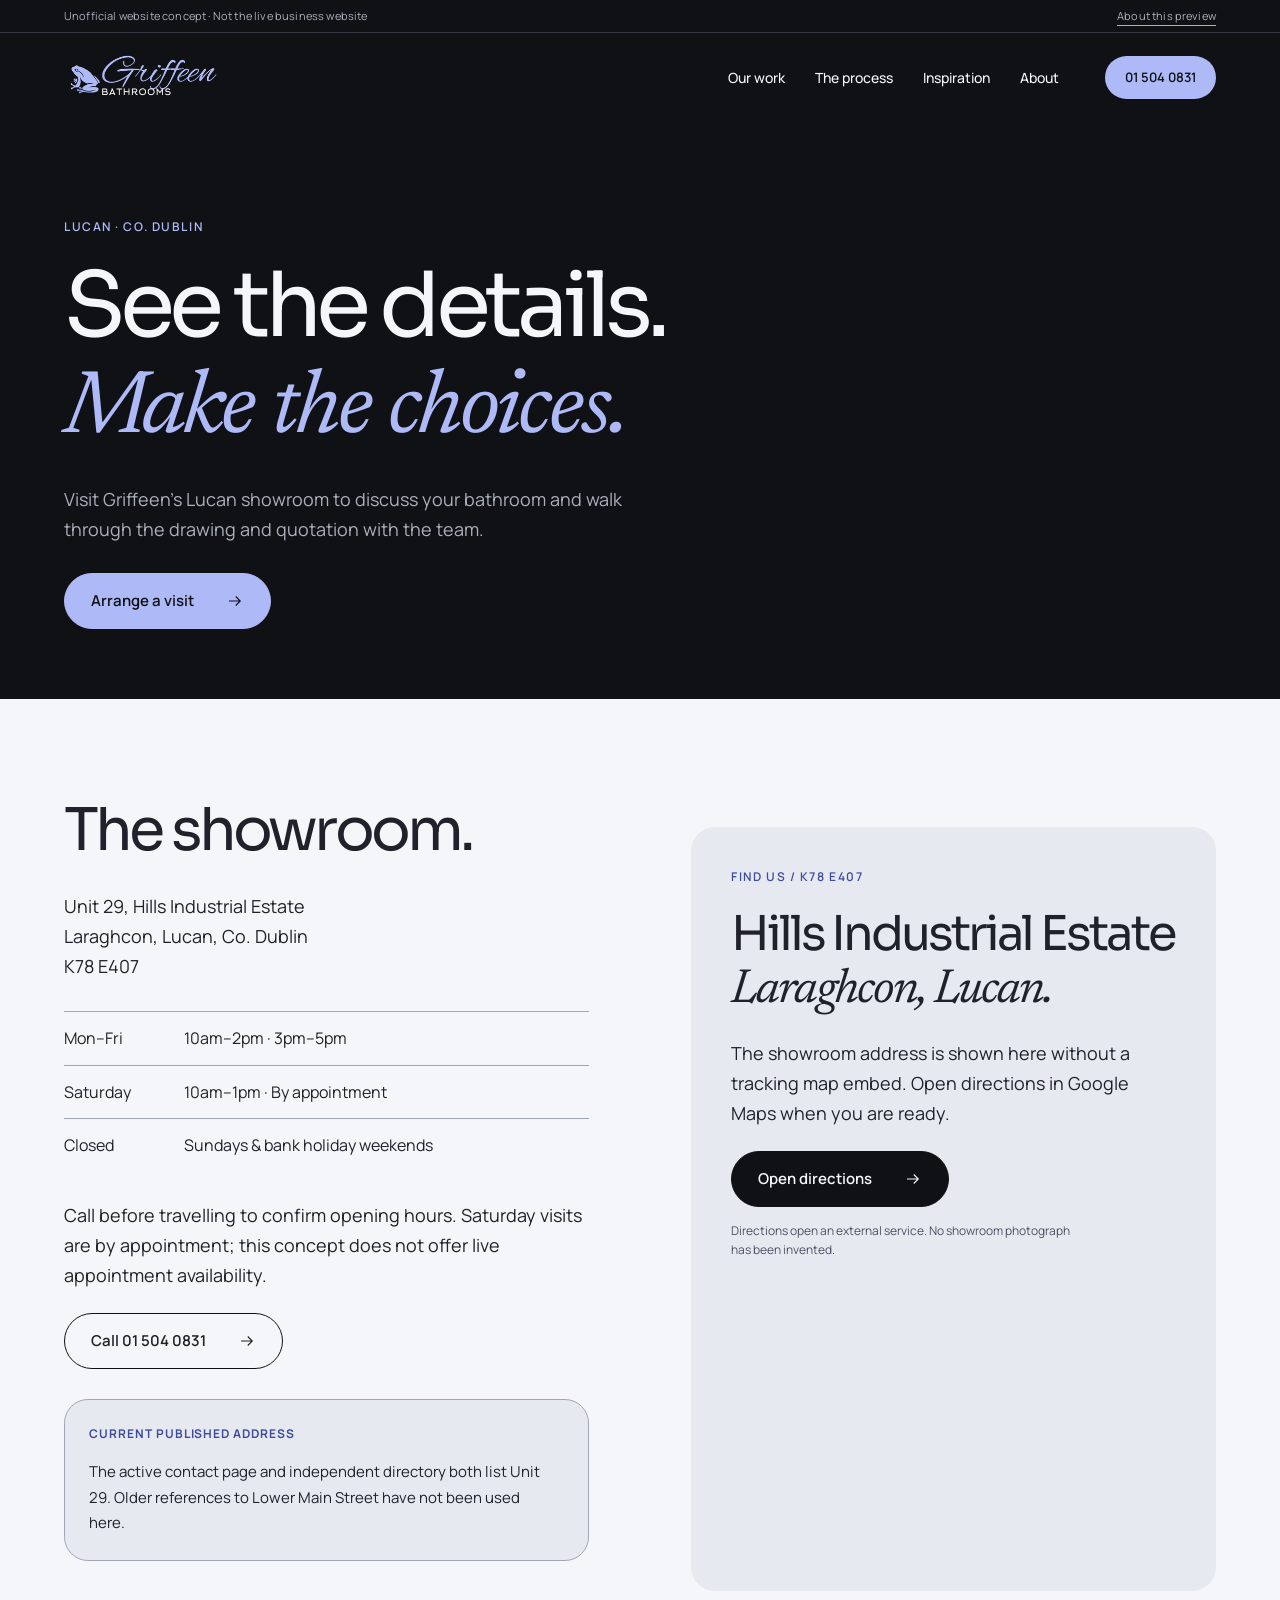
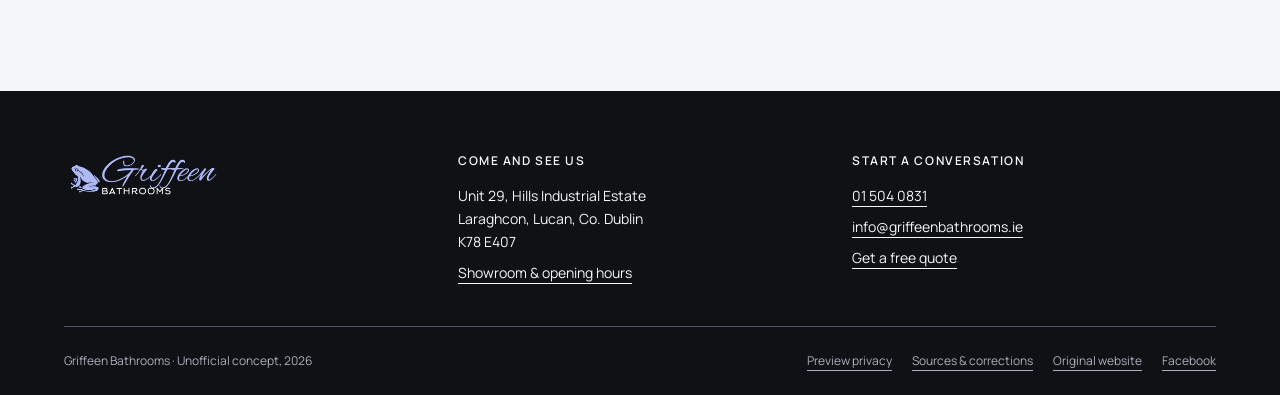
<file: showroom/index.html>
<!doctype html><html lang="en-IE"><head><meta charset="utf-8"><meta name="viewport" content="width=device-width,initial-scale=1"><meta name="robots" content="noindex,nofollow,noarchive"><meta name="description" content="Plan a visit to Unit 29, Hills Industrial Estate, Laraghcon, Lucan, K78 E407. Saturday visits are by appointment."><meta name="theme-color" content="#101115"><title>Lucan Bathroom Showroom | Griffeen Bathrooms — Concept</title><link rel="icon" href="../assets/favicon.svg" type="image/svg+xml"><link rel="stylesheet" href="../assets/site.css"><link rel="stylesheet" href="../assets/art-direction.css"><script type="application/ld+json">{"@context": "https://schema.org", "@type": "WebSite", "name": "Griffeen Bathrooms \u2014 Unofficial Concept", "description": "Independently prepared, unofficial website redesign concept. Not the live business website."}</script><script defer src="../assets/gsap.min.js"></script><script defer src="../assets/ScrollTrigger.min.js"></script><script defer src="../assets/site.js"></script></head><body><a href="#main" class="skip">Skip to content</a><div class="preview-banner"><span>Unofficial website concept · Not the live business website</span><a href="../concept-notes/">About this preview</a></div><header class="site-header"><a class="brand" href="../" aria-label="Griffeen Bathrooms home"><img src="../assets/original-logo.png" width="297" height="110" alt="Griffeen Bathrooms" decoding="async"></a><nav class="desktop-nav" aria-label="Main"><a href="../recent-projects/" >Our work</a><a href="../THE-PROCESS/" >The process</a><a href="../inspiration/" >Inspiration</a><a href="../about/" >About</a></nav><a class="header-contact" href="tel:+35315040831">01 504 0831</a><details class="menu"><summary>Menu</summary><nav aria-label="Mobile"><a href="../recent-projects/" >Our work</a><a href="../THE-PROCESS/" >The process</a><a href="../inspiration/" >Inspiration</a><a href="../about/" >About</a><a href="./">The showroom</a><a href="../contact/">Get a free quote</a><a href="tel:+35315040831">Call 01 504 0831</a></nav></details></header><main id="main"><section class="page-title"><p class="label">Lucan · Co. Dublin</p><h1>See the details.<br><em>Make the choices.</em></h1><p>Visit Griffeen’s Lucan showroom to discuss your bathroom and walk through the drawing and quotation with the team.</p><a class="btn " href="../contact/">Arrange a visit<svg viewBox="0 0 24 24" aria-hidden="true"><path d="M4 12h15m-6-6 6 6-6 6" fill="none" stroke="currentColor" stroke-width="1.5"/></svg></a></section><section class="section content-two"><div><h2>The showroom.</h2><address style="font-style:normal;margin-top:28px"><p>Unit 29, Hills Industrial Estate<br>Laraghcon, Lucan, Co. Dublin<br>K78 E407</p></address><ul class="hours"><li><span>Mon–Fri</span><span>10am–2pm · 3pm–5pm</span></li><li><span>Saturday</span><span>10am–1pm · By appointment</span></li><li><span>Closed</span><span>Sundays & bank holiday weekends</span></li></ul><p>Call before travelling to confirm opening hours. Saturday visits are by appointment; this concept does not offer live appointment availability.</p><a class="btn btn-outline" href="tel:+35315040831">Call 01 504 0831<svg viewBox="0 0 24 24" aria-hidden="true"><path d="M4 12h15m-6-6 6 6-6 6" fill="none" stroke="currentColor" stroke-width="1.5"/></svg></a><div class="note"><p class="correction">Current published address</p><p>The active contact page and independent directory both list Unit 29. Older references to Lower Main Street have not been used here.</p></div></div><div class="map-sheet"><p class="label">Find us / K78 E407</p><h2>Hills Industrial Estate<br><em>Laraghcon, Lucan.</em></h2><p>The showroom address is shown here without a tracking map embed. Open directions in Google Maps when you are ready.</p><a class="btn " href="https://www.google.com/maps/search/?api=1&amp;query=Griffeen+Bathrooms+Unit+29+Hills+Industrial+Estate+K78+E407">Open directions<svg viewBox="0 0 24 24" aria-hidden="true"><path d="M4 12h15m-6-6 6 6-6 6" fill="none" stroke="currentColor" stroke-width="1.5"/></svg></a><p class="drawing-note">Directions open an external service. No showroom photograph has been invented.</p></div></section></main><footer class="footer"><div class="footer-top"><a class="brand" href="../" aria-label="Griffeen Bathrooms home"><img src="../assets/original-logo.png" width="297" height="110" alt="Griffeen Bathrooms" decoding="async"></a><div><p class="label">Come and see us</p><p>Unit 29, Hills Industrial Estate<br>Laraghcon, Lucan, Co. Dublin<br>K78 E407</p><a href="./">Showroom & opening hours</a></div><div><p class="label">Start a conversation</p><p><a href="tel:+35315040831">01 504 0831</a></p><p><a href="mailto:info@griffeenbathrooms.ie">info@griffeenbathrooms.ie</a></p><a href="../contact/">Get a free quote</a></div></div><div class="footer-links"><span>Griffeen Bathrooms · Unofficial concept, 2026</span><a href="../privacy/">Preview privacy</a><a href="../concept-notes/">Sources & corrections</a><a href="https://www.griffeenbathrooms.ie/">Original website</a><a href="https://www.facebook.com/GriffeenBathrooms">Facebook</a></div></footer></body></html>
</file>
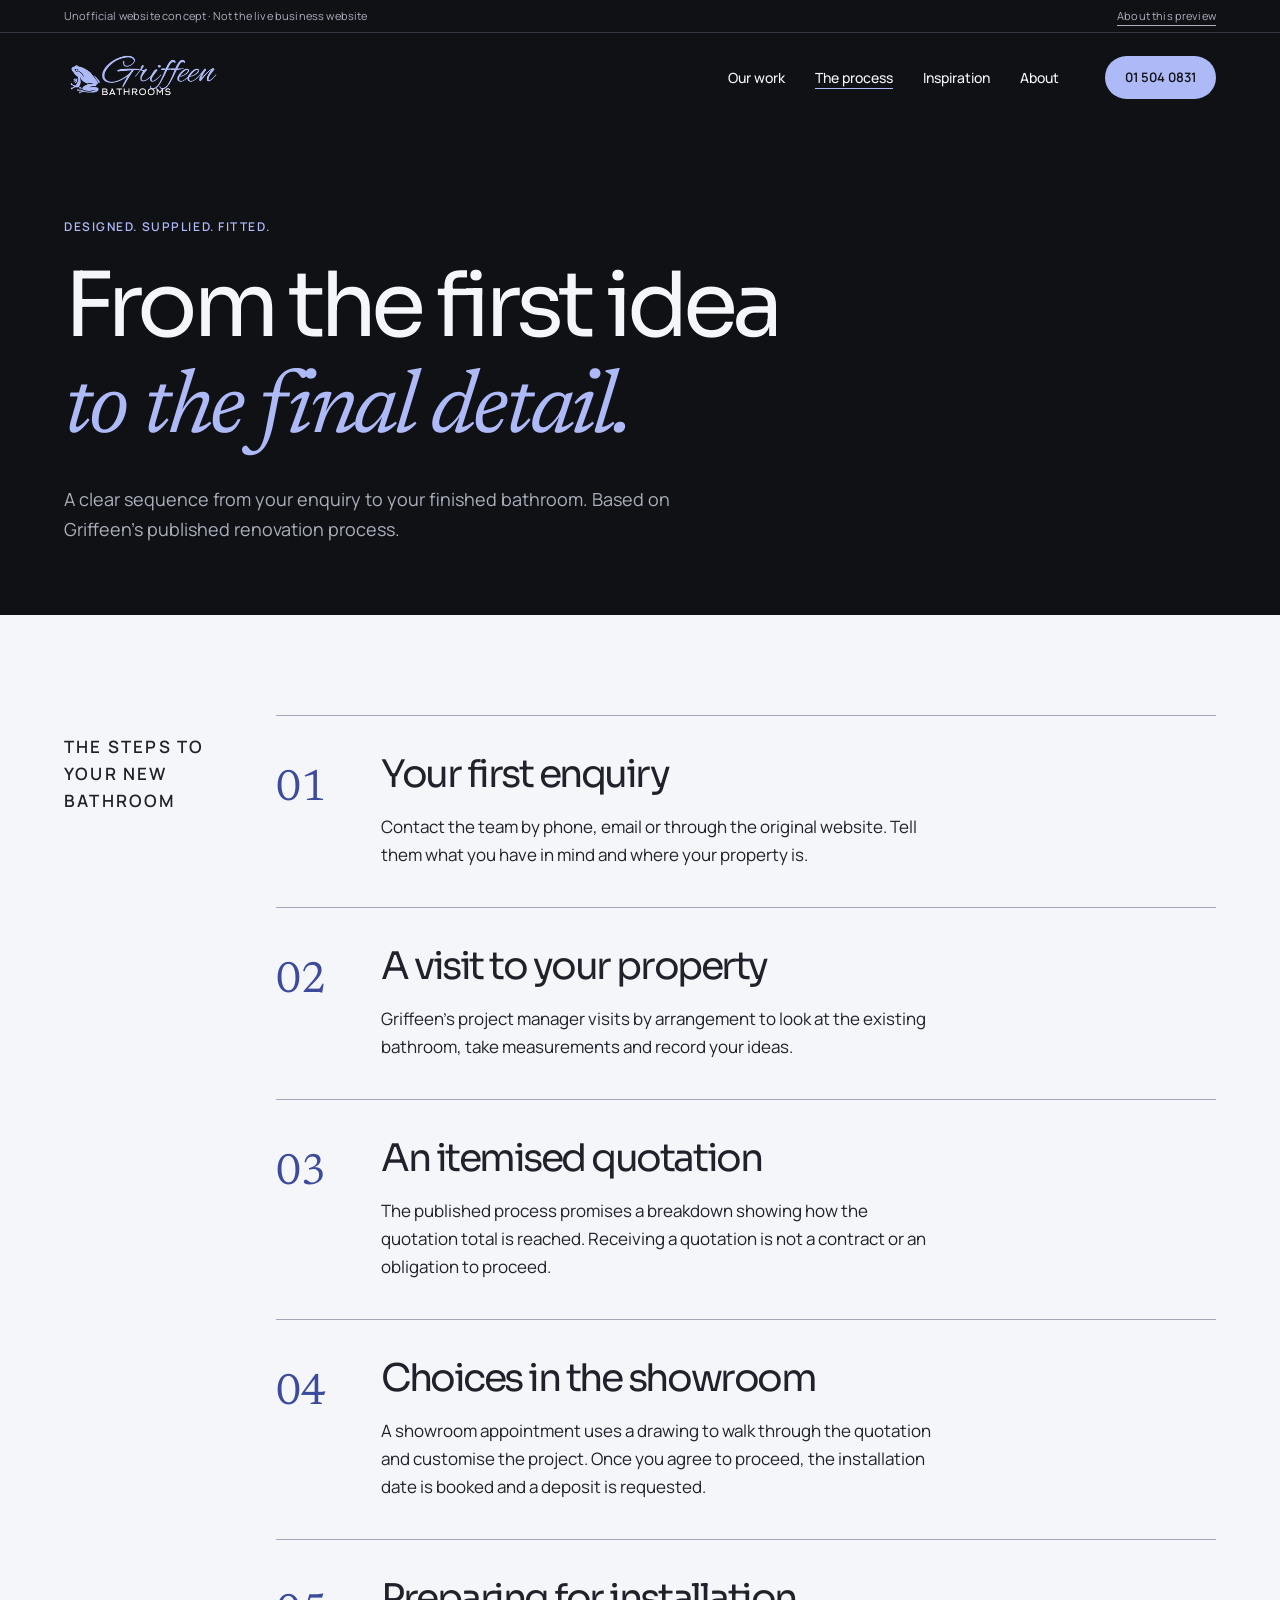
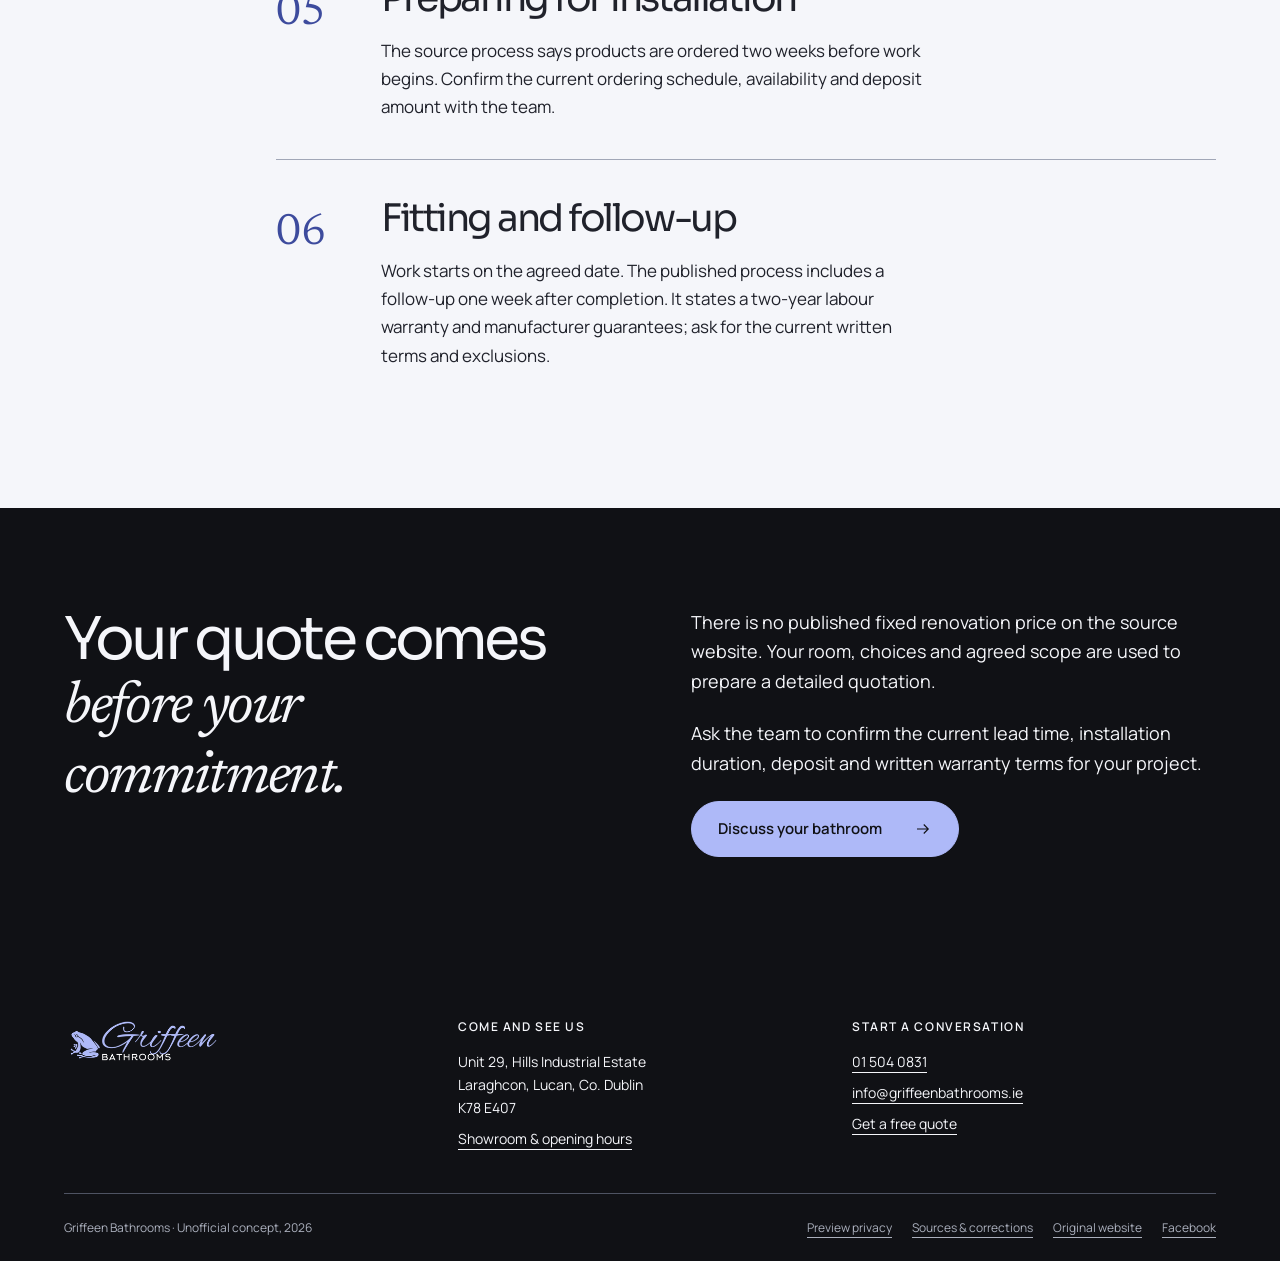
<file: THE-PROCESS/index.html>
<!doctype html><html lang="en-IE"><head><meta charset="utf-8"><meta name="viewport" content="width=device-width,initial-scale=1"><meta name="robots" content="noindex,nofollow,noarchive"><meta name="description" content="From a property visit and itemised quotation to showroom choices, fitting and follow-up. Based on Griffeen’s published process."><meta name="theme-color" content="#101115"><title>The Bathroom Renovation Process | Griffeen Bathrooms — Concept</title><link rel="icon" href="../assets/favicon.svg" type="image/svg+xml"><link rel="stylesheet" href="../assets/site.css"><link rel="stylesheet" href="../assets/art-direction.css"><script type="application/ld+json">{"@context": "https://schema.org", "@type": "WebSite", "name": "Griffeen Bathrooms \u2014 Unofficial Concept", "description": "Independently prepared, unofficial website redesign concept. Not the live business website."}</script><script defer src="../assets/gsap.min.js"></script><script defer src="../assets/ScrollTrigger.min.js"></script><script defer src="../assets/site.js"></script></head><body><a href="#main" class="skip">Skip to content</a><div class="preview-banner"><span>Unofficial website concept · Not the live business website</span><a href="../concept-notes/">About this preview</a></div><header class="site-header"><a class="brand" href="../" aria-label="Griffeen Bathrooms home"><img src="../assets/original-logo.png" width="297" height="110" alt="Griffeen Bathrooms" decoding="async"></a><nav class="desktop-nav" aria-label="Main"><a href="../recent-projects/" >Our work</a><a href="./" aria-current=page>The process</a><a href="../inspiration/" >Inspiration</a><a href="../about/" >About</a></nav><a class="header-contact" href="tel:+35315040831">01 504 0831</a><details class="menu"><summary>Menu</summary><nav aria-label="Mobile"><a href="../recent-projects/" >Our work</a><a href="./" aria-current=page>The process</a><a href="../inspiration/" >Inspiration</a><a href="../about/" >About</a><a href="../showroom/">The showroom</a><a href="../contact/">Get a free quote</a><a href="tel:+35315040831">Call 01 504 0831</a></nav></details></header><main id="main"><section class="page-title"><p class="label">Designed. Supplied. Fitted.</p><h1>From the first idea<br><em>to the final detail.</em></h1><p>A clear sequence from your enquiry to your finished bathroom. Based on Griffeen’s published renovation process.</p></section><section class="section process-detailed"><p class="label">The steps to<br>your new bathroom</p><ol><li><span class="number">01</span><div><h2>Your first enquiry</h2><p>Contact the team by phone, email or through the original website. Tell them what you have in mind and where your property is.</p></div></li><li><span class="number">02</span><div><h2>A visit to your property</h2><p>Griffeen’s project manager visits by arrangement to look at the existing bathroom, take measurements and record your ideas.</p></div></li><li><span class="number">03</span><div><h2>An itemised quotation</h2><p>The published process promises a breakdown showing how the quotation total is reached. Receiving a quotation is not a contract or an obligation to proceed.</p></div></li><li><span class="number">04</span><div><h2>Choices in the showroom</h2><p>A showroom appointment uses a drawing to walk through the quotation and customise the project. Once you agree to proceed, the installation date is booked and a deposit is requested.</p></div></li><li><span class="number">05</span><div><h2>Preparing for installation</h2><p>The source process says products are ordered two weeks before work begins. Confirm the current ordering schedule, availability and deposit amount with the team.</p></div></li><li><span class="number">06</span><div><h2>Fitting and follow-up</h2><p>Work starts on the agreed date. The published process includes a follow-up one week after completion. It states a two-year labour warranty and manufacturer guarantees; ask for the current written terms and exclusions.</p></div></li></ol></section><section class="section dark"><div class="content-two"><h2>Your quote comes<br><em>before your commitment.</em></h2><div><p>There is no published fixed renovation price on the source website. Your room, choices and agreed scope are used to prepare a detailed quotation.</p><p>Ask the team to confirm the current lead time, installation duration, deposit and written warranty terms for your project.</p><a class="btn " href="../contact/">Discuss your bathroom<svg viewBox="0 0 24 24" aria-hidden="true"><path d="M4 12h15m-6-6 6 6-6 6" fill="none" stroke="currentColor" stroke-width="1.5"/></svg></a></div></div></section></main><footer class="footer"><div class="footer-top"><a class="brand" href="../" aria-label="Griffeen Bathrooms home"><img src="../assets/original-logo.png" width="297" height="110" alt="Griffeen Bathrooms" decoding="async"></a><div><p class="label">Come and see us</p><p>Unit 29, Hills Industrial Estate<br>Laraghcon, Lucan, Co. Dublin<br>K78 E407</p><a href="../showroom/">Showroom & opening hours</a></div><div><p class="label">Start a conversation</p><p><a href="tel:+35315040831">01 504 0831</a></p><p><a href="mailto:info@griffeenbathrooms.ie">info@griffeenbathrooms.ie</a></p><a href="../contact/">Get a free quote</a></div></div><div class="footer-links"><span>Griffeen Bathrooms · Unofficial concept, 2026</span><a href="../privacy/">Preview privacy</a><a href="../concept-notes/">Sources & corrections</a><a href="https://www.griffeenbathrooms.ie/">Original website</a><a href="https://www.facebook.com/GriffeenBathrooms">Facebook</a></div></footer></body></html>
</file>
<file: assets/site.css>
@import url('fonts.css');
:root{--paper:#f2efe7;--ink:#183a35;--graphite:#495b53;--pencil:#88432e;--tile:#dcd7ca;--white:#fff;--rule:#8c9286;--gutter:5vw;--sans:'Manrope',Arial,sans-serif;--serif:'Newsreader',Georgia,serif;color-scheme:light}
*{box-sizing:border-box}html{scroll-behavior:auto;scroll-padding-top:25px}body{margin:0;color:var(--ink);background:var(--paper);font-family:var(--sans);font-size:18px;line-height:1.65}button,input,textarea,select{font:inherit}button,a,input,select,textarea{-webkit-tap-highlight-color:transparent}a{color:inherit;text-underline-offset:5px}a:hover{text-decoration-thickness:2px}button{cursor:pointer}button:disabled{cursor:default}img{display:block;max-width:100%;height:auto}svg{display:block;max-width:100%}p{margin:0 0 1.25em}h1,h2,h3{font-family:var(--serif);font-weight:400;line-height:1.04;letter-spacing:-.035em;margin:0}h1{font-size:clamp(56px,7.7vw,112px)}h2{font-size:clamp(40px,4.6vw,68px)}h3{font-size:clamp(28px,2.8vw,40px)}h1 em,h2 em{font-weight:400}button{border:0;color:inherit}figure{margin:0}::selection{background:var(--ink);color:var(--paper)}:focus-visible{outline:3px solid var(--pencil);outline-offset:5px}.dark :focus-visible{outline-color:var(--paper)}.skip{position:fixed;left:20px;top:-100px;z-index:100;background:var(--ink);color:var(--paper);padding:12px 20px}.skip:focus{top:16px}.preview-banner{background:var(--ink);color:var(--paper);font-size:12px;letter-spacing:.015em;display:flex;justify-content:space-between;align-items:center;padding:7px var(--gutter);gap:16px}.preview-banner a{white-space:nowrap}.site-header{display:flex;align-items:center;gap:28px;padding:24px var(--gutter);border-bottom:1px solid var(--rule)}.brand{text-decoration:none;line-height:1;display:inline-flex;flex-direction:column;gap:8px;flex-shrink:0}.brand strong{font-weight:600;font-size:29px;letter-spacing:-.05em}.brand small{font-size:10px;letter-spacing:.38em;font-weight:600;padding-left:2px}.desktop-nav{display:flex;gap:26px;align-items:center;margin-left:auto;font-size:14px;font-weight:500}.desktop-nav a{text-decoration:none;position:relative}.desktop-nav a:hover,.desktop-nav a[aria-current]{text-decoration:underline;text-decoration-color:var(--pencil)}.header-contact{font-size:14px;font-weight:600;margin-left:18px;white-space:nowrap}.menu{display:none}.btn{display:inline-flex;align-items:center;justify-content:space-between;gap:32px;min-height:54px;padding:14px 24px;background:var(--ink);color:var(--paper);font-size:15px;font-weight:600;text-decoration:none;line-height:1.4;border:1px solid var(--ink)}.btn:hover{background:var(--pencil);color:var(--white);border-color:var(--pencil)}.btn svg{width:18px;height:18px;flex-shrink:0}.btn-outline{background:transparent;color:var(--ink)}.dark .btn{background:var(--paper);color:var(--ink);border-color:var(--paper)}.dark .btn:hover{background:var(--white)}.label{font-family:var(--sans);font-size:12px;font-weight:600;letter-spacing:.13em;text-transform:uppercase;line-height:1.6}.muted{color:var(--graphite)}.page-frame{padding-left:var(--gutter);padding-right:var(--gutter)}.hero-heading{padding-top:52px;padding-bottom:36px;display:grid;grid-template-columns:1fr 280px;gap:30px;align-items:end}.hero-heading h1{font-size:clamp(58px,7.4vw,108px);line-height:.98}.hero-side{max-width:280px;padding-bottom:7px}.hero-side p{font-size:16px;line-height:1.65}.hero-side .btn{width:100%}.hero-meta{display:flex;justify-content:space-between;gap:16px;align-items:center;margin-top:34px;padding-bottom:15px;border-bottom:1px solid var(--rule);font-size:12px;letter-spacing:.04em}.hero-board{display:grid;grid-template-columns:.85fr 1.35fr 1fr;gap:20px;align-items:end;padding-top:22px}.hero-board figure{position:relative;min-width:0}.hero-board img{height:500px;width:100%;object-fit:cover;object-position:center;background:var(--tile)}.hero-board figure:nth-child(1) img{height:360px;object-position:50% 45%}.hero-board figure:nth-child(2) img{height:500px;object-position:50% 52%}.hero-board figure:nth-child(3) img{height:440px;object-position:50% 44%}.hero-board figcaption{display:flex;justify-content:space-between;align-items:start;gap:10px;font-size:12px;line-height:1.45;padding-top:12px}.hero-board figcaption a{text-decoration:none}.hero-caption-link{font-size:14px;margin:30px 0 0;display:flex;justify-content:space-between;align-items:center}.hero-caption-link a{font-weight:600}.section{padding:100px var(--gutter)}.section-header{display:grid;grid-template-columns:180px 1fr;gap:32px;margin-bottom:52px}.section-header .label{padding-top:8px}.section-header p{font-size:18px;max-width:48ch;margin:25px 0 0}.drawing-section{padding-top:120px}.drawing-layout{display:grid;grid-template-columns:minmax(0,1.08fr) minmax(0,.92fr);gap:8vw;align-items:center}.drawing-text{max-width:540px}.drawing-text>p{margin-top:28px}.drawing-text .label{margin-bottom:20px}.drawing-text h2{font-size:clamp(42px,5vw,72px)}.drawing-stage{position:relative;width:100%;aspect-ratio:3/4;background:var(--tile);border:1px solid var(--ink)}.drawing-photo,.drawing-svg{position:absolute;inset:0;width:100%;height:100%;object-fit:contain}.drawing-photo{z-index:2}.drawing-svg{z-index:1;color:var(--ink)}.drawing-stage[data-view=drawing] .drawing-photo{visibility:hidden}.drawing-controls{display:flex;gap:0;border-bottom:1px solid var(--rule);margin-top:30px}.drawing-controls button{padding:14px 15px;min-height:52px;font-size:14px;background:transparent;border-bottom:3px solid transparent}.drawing-controls button[aria-pressed=true]{border-color:var(--pencil);color:var(--pencil);font-weight:700}.drawing-note{font-size:12px;color:var(--graphite);line-height:1.6;margin-top:14px}.detail-list{margin-top:30px;padding:0;list-style:none}.detail-list li{display:grid;grid-template-columns:32px 1fr;gap:12px;padding:15px 0;border-top:1px solid var(--rule);font-size:16px}.detail-list span{color:var(--pencil);font-size:13px;padding-top:3px}.detail-list strong{font-weight:600}.detail-list p{font-size:14px;margin:2px 0 0;color:var(--graphite)}.dark{background:var(--ink);color:var(--paper)}.dark .muted{color:var(--tile)}.dark .rule{border-color:var(--tile)}.dark a{color:inherit}.process-overview{display:grid;grid-template-columns:1fr 1.45fr;gap:8vw;align-items:start}.process-intro p{margin-top:28px;color:var(--tile);max-width:34ch}.process-intro .btn{margin-top:15px}.process-row{display:grid;grid-template-columns:48px 1fr;gap:20px;position:relative;padding:25px 0 30px;border-top:1px solid var(--rule)}.process-row .num{font-size:14px;padding-top:5px}.process-row h3{font-size:35px}.process-row p{font-size:16px;line-height:1.65;margin:12px 0 0;color:var(--tile)}.process-line{position:absolute;left:0;top:-1px;height:1px;width:100%;background:var(--paper);transform-origin:left}.work-preview{display:grid;grid-template-columns:1.2fr .8fr;gap:6vw;align-items:start}.work-preview figure:nth-child(2){margin-top:110px}.work-preview img{width:100%;height:600px;object-fit:cover}.work-preview figure:nth-child(2) img{height:480px}.project-caption{padding:20px 0;border-bottom:1px solid var(--rule);display:flex;justify-content:space-between;align-items:center;gap:20px}.project-caption h3{font-size:32px}.project-caption p{font-size:14px;margin:8px 0 0}.project-caption a{font-size:13px}.quote-note{font-family:var(--serif);font-size:clamp(32px,3.9vw,56px);line-height:1.22;letter-spacing:-.025em;max-width:22ch;margin:0}.quote-block{display:grid;grid-template-columns:1fr 1fr;gap:8vw;align-items:center;border-top:1px solid var(--rule);padding-top:60px;margin-top:90px}.quote-attribution{font-size:13px;margin-top:20px}.quote-source{font-size:12px;color:var(--graphite)}.showroom-strip{display:grid;grid-template-columns:1fr 1fr;gap:9vw}.showroom-strip .address{font-family:var(--serif);font-size:32px;line-height:1.25;margin:30px 0}.showroom-strip p{color:var(--tile)}.showroom-strip .label{margin-bottom:20px}.hours{list-style:none;margin:30px 0;padding:0;font-size:16px}.hours li{display:grid;grid-template-columns:100px 1fr;gap:20px;border-top:1px solid var(--rule);padding:13px 0}.section-end{display:flex;justify-content:space-between;align-items:center;gap:30px;border-top:1px solid var(--rule);padding-top:32px;margin-top:50px}.footer{padding:50px var(--gutter) 24px}.footer-top{display:grid;grid-template-columns:1fr 1fr 1fr;gap:30px;font-size:14px}.footer .brand{align-self:start}.footer-top .label{margin-bottom:14px}.footer-top p{margin:0 0 8px}.footer-links{display:flex;flex-wrap:wrap;gap:10px 20px;border-top:1px solid var(--rule);padding-top:24px;margin-top:42px;font-size:12px}.footer-links span{margin-right:auto}.page-title{padding:60px var(--gutter) 50px;border-bottom:1px solid var(--rule)}.page-title .label{margin-bottom:22px}.page-title h1{max-width:15ch}.page-title p{max-width:56ch;margin:25px 0 0;color:var(--graphite)}.page-title .btn{margin-top:28px}.content-two{display:grid;grid-template-columns:1fr 1fr;gap:8vw}.content-two p{max-width:51ch}.content-two img{width:100%;height:600px;object-fit:contain;background:var(--tile)}.content-two h2{margin-bottom:30px}.prose{max-width:800px}.prose h2{font-size:36px;margin:50px 0 20px}.prose h3{font-size:26px;margin:28px 0 14px}.prose ul{padding-left:22px}.prose li{margin-bottom:10px}.note{padding:24px;background:var(--tile);font-size:15px;line-height:1.7;border-left:3px solid var(--pencil);margin:30px 0}.note p:last-child{margin-bottom:0}.process-detailed{display:grid;grid-template-columns:180px 1fr;gap:32px}.process-detailed ol{list-style:none;margin:0;padding:0}.process-detailed li{display:grid;grid-template-columns:70px 1fr;gap:35px;padding:38px 0;border-top:1px solid var(--rule)}.process-detailed li>.number{font-family:var(--serif);font-size:44px;color:var(--pencil)}.process-detailed h2{font-size:44px}.process-detailed p{max-width:55ch;margin:18px 0 0;font-size:17px}.gallery-tools{display:flex;flex-wrap:wrap;justify-content:space-between;gap:24px;align-items:end;margin-bottom:42px}.field{display:flex;flex-direction:column;gap:9px;font-size:14px}.field label{font-weight:600}.field input,.field select,.field textarea{background:var(--paper);color:var(--ink);border:1px solid var(--graphite);padding:13px 15px;border-radius:0;min-height:52px;width:100%}.field textarea{min-height:150px;resize:vertical}.field small{font-size:12px;color:var(--graphite)}.field input::placeholder,.field textarea::placeholder{color:var(--graphite)}.field select{min-width:220px}.gallery-count{font-size:14px;color:var(--graphite)}.album{margin-bottom:80px}.album-head{border-top:1px solid var(--rule);padding-top:28px;margin-bottom:24px;display:flex;justify-content:space-between;align-items:center;gap:20px}.album-head h2{font-size:38px}.album-head p{font-size:13px;margin:0;color:var(--graphite)}.album-photos{display:grid;grid-template-columns:repeat(4,minmax(0,1fr));gap:18px}.album-photos figure{min-width:0}.album-photos a{display:block;background:var(--tile)}.album-photos img{width:100%;height:330px;object-fit:contain}.album-photos figcaption{font-size:12px;line-height:1.55;margin-top:10px;color:var(--graphite)}.lightbox{border:0;background:var(--paper);color:var(--ink);max-width:94vw;width:920px;max-height:94vh;padding:22px}.lightbox::backdrop{background:rgba(0,0,0,.78)}.lightbox header{display:flex;align-items:center;justify-content:space-between;gap:20px;margin-bottom:18px}.lightbox h2{font-family:var(--sans);font-size:16px;line-height:1.5;letter-spacing:0}.lightbox button{background:var(--ink);color:var(--paper);min-width:48px;min-height:48px}.lightbox img{margin:auto;max-height:65vh;width:auto;object-fit:contain}.lightbox .caption{font-size:14px;margin:15px 0 0}.lightbox .navigation{display:flex;justify-content:space-between;gap:20px;margin-top:16px}.lightbox .navigation button{padding:12px 20px;font-size:14px}.inspiration-row{display:grid;grid-template-columns:1fr 1.25fr;gap:7vw;border-top:1px solid var(--rule);padding:52px 0;align-items:center}.inspiration-row:nth-child(even){grid-template-columns:1.25fr 1fr}.inspiration-row:nth-child(even) .inspiration-copy{order:2}.inspiration-copy h2{margin:15px 0 22px}.inspiration-copy p{font-size:17px;max-width:38ch}.inspiration-images{display:grid;grid-template-columns:1fr 1fr;gap:20px;align-items:start}.inspiration-images img{height:400px;width:100%;object-fit:contain;background:var(--tile)}.inspiration-images figure:nth-child(2){margin-top:70px}.inspiration-images figcaption{font-size:12px;padding-top:12px}.contact-layout{display:grid;grid-template-columns:.8fr 1.2fr;gap:10vw}.contact-details h2{font-size:38px;margin-bottom:28px}.contact-phone{font-family:var(--serif);font-size:36px;text-decoration:none}.contact-email{font-size:16px;overflow-wrap:anywhere}.contact-details address{font-style:normal;margin:30px 0}.contact-details .hours{font-size:14px}.contact-form h2{font-size:40px}.contact-form>p{font-size:16px;margin:24px 0}.form-grid{display:grid;grid-template-columns:1fr 1fr;gap:24px}.full{grid-column:1/-1}.form-actions{display:flex;align-items:center;gap:20px;margin-top:28px}.form-status{font-size:14px;color:var(--pencil);min-height:1.5em;margin-top:20px}.draft-panel{background:var(--tile);padding:24px;margin-top:24px}.draft-panel h3{font-size:28px}.draft-panel textarea{margin-top:20px;border:1px solid var(--graphite);min-height:200px;width:100%;padding:14px;background:var(--paper);color:var(--ink);font-size:14px}.draft-panel .btn{margin-top:15px}.map-sheet{background:var(--tile);padding:40px;margin-top:28px}.map-sheet .label{color:var(--pencil)}.map-sheet h2{font-size:48px;margin:22px 0}.faq{margin-top:60px}.faq h2{margin-bottom:32px;font-size:44px}.faq details{border-top:1px solid var(--rule);padding:20px 0}.faq summary{cursor:pointer;font-size:17px;font-weight:600;min-height:28px}.faq details p{font-size:16px;margin:20px 0 0;max-width:60ch}.table-wrap{overflow-x:auto;margin:24px 0}.table-wrap table{border-collapse:collapse;width:100%;font-size:14px}.table-wrap th,.table-wrap td{padding:15px 12px;text-align:left;vertical-align:top;border-bottom:1px solid var(--rule)}.table-wrap th{font-weight:600}.correction{color:var(--pencil);font-size:12px;letter-spacing:.08em;text-transform:uppercase;font-weight:700}.mobile-nav{display:none}.noscript-note{font-size:14px;background:var(--tile);padding:14px 20px;margin:20px var(--gutter)}[hidden]{display:none!important}
@media(min-width:1600px){.hero-board img{height:650px}.hero-board figure:nth-child(1) img{height:470px}.hero-board figure:nth-child(2) img{height:650px}.hero-board figure:nth-child(3) img{height:570px}}
@media(max-width:1100px){.desktop-nav{gap:17px}.header-contact{margin-left:0;font-size:12px}.site-header{gap:20px}.brand strong{font-size:26px}.hero-heading{grid-template-columns:1fr 240px}.hero-side{max-width:240px}.hero-board{gap:15px}.hero-board img{height:400px}.hero-board figure:nth-child(1) img{height:300px}.hero-board figure:nth-child(2) img{height:400px}.hero-board figure:nth-child(3) img{height:350px}.section-header{grid-template-columns:130px 1fr}.album-photos{grid-template-columns:repeat(3,minmax(0,1fr))}.album-photos img{height:320px}.work-preview img{height:500px}.process-detailed{grid-template-columns:130px 1fr}.inspiration-images{gap:12px}.inspiration-images img{height:330px}}
@media(max-width:850px){:root{--gutter:28px}.desktop-nav,.header-contact{display:none}.menu{display:block;margin-left:auto;position:relative}.menu summary{list-style:none;cursor:pointer;min-height:48px;min-width:64px;padding:10px 0;text-align:right;font-size:14px;font-weight:600}.menu summary::-webkit-details-marker{display:none}.menu nav{position:absolute;z-index:20;background:var(--paper);right:0;width:280px;max-width:calc(100vw - 56px);padding:20px 24px;border:1px solid var(--ink)}.menu nav a{display:block;padding:10px 0;font-size:16px}.hero-heading{padding-top:40px;grid-template-columns:1fr 210px}.hero-side p{font-size:14px}.hero-heading h1{font-size:68px}.hero-board img{height:350px}.hero-board figure:nth-child(1) img{height:270px}.hero-board figure:nth-child(2) img{height:350px}.hero-board figure:nth-child(3) img{height:310px}.drawing-layout{gap:40px}.drawing-text h2{font-size:48px}.section{padding-top:75px;padding-bottom:75px}.section-header{grid-template-columns:1fr;gap:20px;margin-bottom:38px}.process-overview{grid-template-columns:1fr;gap:40px}.process-intro p{max-width:50ch}.showroom-strip{gap:45px}.footer-top{grid-template-columns:1fr 1fr}.footer-top .brand{grid-column:1/-1}.work-preview img{height:430px}.work-preview figure:nth-child(2) img{height:370px}.work-preview figure:nth-child(2){margin-top:90px}.quote-block{margin-top:70px;gap:45px}.process-detailed{grid-template-columns:1fr;gap:30px}.content-two{gap:40px}.content-two img{height:500px}.contact-layout{gap:50px;grid-template-columns:.85fr 1.15fr}.form-grid{grid-template-columns:1fr}.inspiration-row,.inspiration-row:nth-child(even){grid-template-columns:1fr;gap:32px}.inspiration-row:nth-child(even) .inspiration-copy{order:0}.inspiration-copy p{max-width:55ch}.inspiration-images img{height:430px}}
@media(max-width:600px){:root{--gutter:20px}body{font-size:17px}.preview-banner{font-size:10px;gap:12px;line-height:1.5}.preview-banner span{max-width:215px}.site-header{padding-top:20px;padding-bottom:20px}.brand strong{font-size:26px}.hero-heading{display:block;padding-top:36px;padding-bottom:24px}.hero-heading h1{font-size:clamp(53px,12.4vw,72px)}.hero-side{display:flex;max-width:none;gap:24px;align-items:end;margin-top:24px}.hero-side p{font-size:14px;line-height:1.55;margin:0;max-width:23ch}.hero-side .btn{min-width:143px;width:auto;padding:13px 15px;gap:14px;font-size:12px}.hero-meta{font-size:10px;line-height:1.5;margin-top:25px}.hero-meta span:last-child{max-width:125px;text-align:right}.hero-board{grid-template-columns:1.17fr .83fr;gap:12px;padding-top:17px}.hero-board figure:nth-child(1){display:none}.hero-board figure:nth-child(2) img{height:290px;object-fit:cover}.hero-board figure:nth-child(3) img{height:250px;object-fit:cover}.hero-board figcaption{font-size:10px}.hero-caption-link{font-size:12px;gap:20px;margin-top:24px}.section{padding-top:64px;padding-bottom:64px}.drawing-section{padding-top:80px}.drawing-layout{display:flex;flex-direction:column-reverse;gap:36px}.drawing-stage{max-width:480px}.drawing-text{width:100%}.drawing-text h2{font-size:48px}.drawing-text>p{margin-top:22px}.drawing-controls{margin-top:24px}.detail-list{margin-top:24px}.drawing-note{font-size:12px}.section-header h2{font-size:43px}.section-header p{font-size:17px}.process-intro h2{font-size:45px}.process-row{grid-template-columns:30px 1fr;gap:15px}.process-row h3{font-size:31px}.process-row p{font-size:15px}.work-preview{display:block}.work-preview img,.work-preview figure:nth-child(2) img{height:460px;object-fit:contain;background:var(--tile)}.work-preview figure:nth-child(2){margin-top:45px}.project-caption h3{font-size:29px}.quote-block{display:block;margin-top:60px;padding-top:40px}.quote-block>div:last-child{margin-top:35px}.quote-note{font-size:39px}.showroom-strip{grid-template-columns:1fr;gap:48px}.showroom-strip h2{font-size:46px}.showroom-strip .address{font-size:30px}.hours li{grid-template-columns:90px 1fr;font-size:14px}.section-end{align-items:start;flex-direction:column}.footer{padding-top:38px}.footer-top{grid-template-columns:1fr;gap:32px}.footer-links{gap:16px}.footer-links span{width:100%}.page-title{padding-top:40px;padding-bottom:38px}.page-title h1{font-size:60px}.page-title p{font-size:16px}.content-two{grid-template-columns:1fr;gap:36px}.content-two img{height:470px}.content-two h2{font-size:42px}.process-detailed li{grid-template-columns:38px 1fr;gap:18px}.process-detailed li>.number{font-size:32px}.process-detailed h2{font-size:32px}.process-detailed p{font-size:16px}.album-photos{grid-template-columns:repeat(2,minmax(0,1fr));gap:20px 12px}.album-photos img{height:250px}.album-head{align-items:start}.album-head h2{font-size:30px}.album-head p{font-size:11px;text-align:right}.album-photos figcaption{font-size:11px}.gallery-tools{display:block}.gallery-count{margin-top:18px}.field select{min-width:0}.gallery-tools .field{max-width:360px}.inspiration-images{gap:12px}.inspiration-images img{height:270px}.inspiration-images figure:nth-child(2){margin-top:40px}.inspiration-copy h2{font-size:43px}.contact-layout{grid-template-columns:1fr;gap:55px}.contact-phone{font-size:38px}.contact-form h2{font-size:36px}.form-actions{align-items:start;flex-direction:column}.form-actions .btn{width:100%}.note{padding:20px;font-size:14px}.map-sheet{padding:25px}.map-sheet h2{font-size:39px}.lightbox{padding:16px}.lightbox h2{font-size:14px}.lightbox .navigation button{padding:10px 14px}.table-wrap{font-size:13px}}
@media(prefers-reduced-motion:reduce){*{scroll-behavior:auto!important;animation:none!important;transition:none!important}}
</file>
<file: assets/art-direction.css>
@import url('sora.css');
:root{--paper:#f5f6fa;--ink:#20222b;--graphite:#4c5165;--pencil:#3d4b9d;--tile:#e7e9f0;--night:#101115;--lavender:#aeb9f8;--muted-dark:#abb0bd;--rule:#a1a7b7;--display:'Sora','Manrope',Arial,sans-serif;--radius-media:36px;--radius-field:14px}
h1,h2,h3{font-family:var(--display);letter-spacing:-.065em;font-weight:400;line-height:1.08}h1 em,h2 em,h3 em{font-family:var(--serif);font-weight:400;letter-spacing:-.04em}.brand{display:block}.brand img{width:154px;height:auto}.preview-banner{background:var(--night);color:var(--muted-dark);border-bottom:1px solid #363943;font-size:11px}.site-header{background:var(--night);color:var(--paper);padding-top:18px;padding-bottom:18px;border:0}.desktop-nav{gap:30px}.desktop-nav a:hover,.desktop-nav a[aria-current]{text-decoration-color:var(--lavender)}.header-contact{background:var(--lavender);color:var(--night);padding:11px 20px;border-radius:100px;font-size:13px;text-decoration:none}.site-header :focus-visible,.preview-banner :focus-visible{outline-color:var(--lavender)}.btn{border-radius:100px;padding:16px 26px;min-height:56px;background:var(--night);border-color:var(--night);color:var(--paper)}.btn-outline{background:transparent;color:var(--ink)}.btn:hover{background:var(--pencil);border-color:var(--pencil)}.dark{background:var(--night)}.dark .btn{background:var(--lavender);color:var(--night);border-color:var(--lavender)}.dark .muted{color:var(--muted-dark)}.dark .hours{color:var(--paper)}.dark .showroom-strip p,.showroom-strip p{color:var(--muted-dark)}.footer{background:var(--night);color:var(--paper);padding-top:60px}.footer-links{color:var(--muted-dark);border-color:#4e5362}.footer :focus-visible{outline-color:var(--lavender)}.field input,.field select,.field textarea{border-radius:var(--radius-field);border-color:#636b81}.note,.draft-panel,.map-sheet{border-radius:24px}.note{border-left:0;border:1px solid #a1a7b7}.content-two img{border-radius:var(--radius-media)}.inspiration-images img{border-radius:28px}.album-photos a,.album-photos img{border-radius:20px}.album-photos a{overflow:hidden}.lightbox{border-radius:30px}.lightbox button{border-radius:30px;background:var(--night)}.lightbox .navigation button{background:var(--night)}.lightbox::backdrop{background:rgba(16,17,21,.9)}.contact-form h2{font-size:44px}.page-title{background:var(--night);color:var(--paper);border:0;padding-top:70px;padding-bottom:70px}.page-title p{color:var(--muted-dark)}.page-title .label{color:var(--lavender)}.page-title h1{font-size:clamp(56px,7vw,104px)}.page-title .btn{background:var(--lavender);color:var(--night);border-color:var(--lavender)}.page-title :focus-visible{outline-color:var(--lavender)}.page-title h1 em{color:var(--lavender)}.prose h2{font-size:34px;line-height:1.25;letter-spacing:-.04em}.process-detailed h2{font-size:38px}.album-head h2{font-size:34px}.mobile-nav,.menu nav{border-radius:24px}.menu nav{background:var(--night);color:var(--paper);border-color:var(--lavender)}
/* A centred, mirror-shaped aperture changes the architecture of the opening. */
.mirror-hero{position:relative;background:var(--night);color:var(--paper);height:calc(100svh - 129px);min-height:775px;max-height:1100px;isolation:isolate;overflow:hidden}.mirror-hero :focus-visible,.plan-experience :focus-visible{outline-color:var(--lavender)}.hero-topline{position:absolute;top:8px;left:var(--gutter);right:var(--gutter);display:flex;justify-content:space-between;gap:25px;font-size:11px;color:var(--muted-dark)}.mirror-title{margin:0;font-size:clamp(84px,9.3vw,150px);font-weight:500;line-height:1.06;letter-spacing:-.08em;position:absolute;inset:0;z-index:3;pointer-events:none}.title-mask{position:absolute;display:block;overflow:hidden;background:var(--night);padding:0 8px 12px}.title-mask.first{top:49px;left:calc(var(--gutter) - 8px)}.title-mask.second{right:calc(var(--gutter) - 8px);bottom:38px}.title-piece{display:block}.hero-portal{position:absolute;left:50%;top:177px;transform:translateX(-50%);width:clamp(290px,25.8vw,378px);height:450px;z-index:2}.portal-image{border-radius:50% 50% 48% 48%;overflow:hidden;width:100%;height:100%;background:#252730}.portal-image img{width:100%;height:100%;object-fit:cover;object-position:70% 50%}.portal-ring{position:absolute;inset:-14px;border-radius:50%;border:1px solid var(--lavender);opacity:.65;pointer-events:none}.portal-ring::before{content:'';position:absolute;inset:8px;border:1px solid #555c79;border-radius:inherit}.portal-caption{position:absolute;top:50%;left:calc(100% + 30px);font-size:11px;line-height:1.6;white-space:nowrap;color:var(--muted-dark);transform:rotate(90deg);transform-origin:0 0;background:var(--night);padding:4px 10px}.hero-description{position:absolute;top:325px;left:var(--gutter);width:250px;z-index:4;background:var(--night)}.hero-description p{font-size:18px;line-height:1.6;letter-spacing:-.01em;margin-bottom:26px}.hero-description .btn{background:var(--lavender);color:var(--night);border-color:var(--lavender);width:100%;font-size:13px;padding:17px 21px;gap:16px}.hero-description .btn:hover{background:var(--paper);border-color:var(--paper)}.hero-detail-note{position:absolute;right:var(--gutter);top:325px;width:210px;color:var(--muted-dark);z-index:4;font-size:14px;background:var(--night)}.hero-detail-note p{margin:24px 0 22px}.hero-detail-note a{font-size:13px;color:var(--paper)}.detail-stroke{display:block;width:76px;height:1px;background:var(--lavender)}.hero-scroll{position:absolute;left:var(--gutter);bottom:47px;display:flex;gap:17px;align-items:center;font-size:12px;text-decoration:none;z-index:4}.scroll-circle{display:grid;place-items:center;width:45px;height:45px;border:1px solid #777e95;border-radius:50%;font-size:18px;color:var(--lavender)}
/* One project stays in view while the three decisions are explored. */
.plan-experience{background:var(--night);color:var(--paper);padding:70px var(--gutter) 100px;overflow:clip}.plan-pin{max-width:none;min-height:780px}.plan-header{display:flex;justify-content:space-between;align-items:start;margin-bottom:40px;font-size:12px;color:var(--muted-dark)}.plan-header .label{color:var(--lavender)}.plan-header p{margin:0}.plan-grid{display:grid;grid-template-columns:1fr 1fr;gap:8vw;align-items:center}.plan-copy h2{font-size:clamp(40px,4.2vw,66px);line-height:1.1;max-width:14ch}.plan-copy h2 em{color:var(--lavender);font-size:1.13em}.plan-intro{margin:28px 0;font-size:16px;line-height:1.7;max-width:43ch;color:var(--muted-dark)}.story-chapters{list-style:none;padding:0;margin:0}.story-chapters li{display:grid;grid-template-columns:38px 1fr;gap:15px;padding:17px 0;border-top:1px solid #444b5c;color:var(--muted-dark)}.story-chapters li>span{display:grid;place-items:center;align-self:start;width:32px;height:32px;border:1px solid #687088;border-radius:50%;font-size:11px}.story-chapters h3{font-family:var(--sans);font-size:16px;font-weight:600;letter-spacing:0;line-height:1.4;margin:0;color:var(--paper)}.story-chapters p{font-size:13px;line-height:1.6;margin:5px 0 0;max-width:44ch}.story-chapters li[data-active=true]>span{background:var(--lavender);color:var(--night);border-color:var(--lavender)}.story-chapters li[data-active=true] h3{color:var(--lavender)}.plan-figure{min-width:0;max-width:520px;justify-self:end;width:100%}.plan-figure .drawing-stage{border:1px solid #58617d;border-radius:44px;aspect-ratio:1069/1440;background:var(--tile);isolation:isolate;overflow:hidden;max-height:640px}.plan-figure .drawing-photo{object-fit:cover;z-index:2;border-radius:inherit}.plan-figure .drawing-svg{border-radius:inherit}.plan-figure .drawing-note{color:var(--muted-dark);font-size:11px;line-height:1.65;max-width:48ch;margin-top:20px}.detail-window{display:none;position:absolute;width:60%;height:44%;border-radius:50%;overflow:hidden;right:13%;top:24%;z-index:3;border:2px solid var(--paper);background:var(--night)}.detail-window img{width:100%;height:100%;object-fit:cover;object-position:center}.plan-experience.is-animated .detail-window{display:block}.plan-progress{position:absolute;left:24px;right:24px;bottom:22px;height:3px;border-radius:5px;background:#101115;z-index:4;overflow:hidden}.plan-progress i{display:block;width:100%;height:100%;transform-origin:left;background:var(--lavender)}.plan-experience .drawing-controls{border:0;gap:12px;margin-top:22px}.plan-experience .drawing-controls button{padding:10px 18px;border:1px solid #687088;border-radius:60px;min-height:44px;color:var(--paper);font-size:12px}.plan-experience .drawing-controls button[aria-pressed=true]{background:var(--lavender);color:var(--night);border-color:var(--lavender)}
.project-editorial{padding:100px var(--gutter) 120px}.editorial-heading{display:grid;grid-template-columns:1fr 2fr 1fr;gap:30px;align-items:end;margin-bottom:55px}.editorial-heading .label{align-self:start;padding-top:8px;max-width:18ch}.editorial-heading h2{font-size:clamp(40px,4.5vw,68px)}.editorial-heading>p:last-child{font-size:14px;line-height:1.7;justify-self:end}.project-spread{display:grid;grid-template-columns:1.25fr .65fr;gap:7vw;position:relative;align-items:start}.project-view{height:680px;width:100%;border-radius:48px;overflow:hidden;background:var(--tile)}.project-view img{width:100%;height:100%;object-fit:cover}.spread-primary figcaption{padding:25px 0 15px}.spread-primary figcaption h3{font-size:30px;letter-spacing:-.04em}.spread-primary figcaption p{margin:10px 0 0;font-size:14px;color:var(--graphite)}.project-choices{display:flex;gap:10px;flex-wrap:wrap;margin-top:12px}.project-choices button{background:transparent;color:var(--ink);border:1px solid #7c849b;border-radius:40px;padding:12px 20px;min-height:44px;font-size:13px}.project-choices button[aria-pressed=true]{background:var(--night);color:var(--paper);border-color:var(--night)}.spread-detail{margin-top:160px}.spread-detail img{width:100%;height:490px;object-fit:cover;border-radius:160px 160px 32px 32px}.spread-detail figcaption{font-size:12px;color:var(--graphite);line-height:1.6;padding-top:20px}.archive-link{display:flex;align-items:center;gap:28px;position:absolute;right:0;bottom:18px;font-size:20px;line-height:1.45;text-decoration:none;max-width:310px}.archive-arrow{display:grid;place-items:center;width:70px;height:70px;border-radius:50%;background:var(--lavender);color:var(--night);font-size:30px;flex-shrink:0}.process-editorial{padding:100px var(--gutter);background:var(--tile);border-radius:64px 64px 0 0}.process-opening{display:grid;grid-template-columns:1fr 2.5fr 1fr;gap:30px;align-items:end;margin-bottom:70px}.process-opening .label{align-self:start;margin-top:8px;max-width:16ch}.process-opening h2{font-size:clamp(40px,4.3vw,64px)}.process-opening>a{font-size:13px;justify-self:end}.process-ribbon{border-top:1px solid #7c849b}.process-ribbon article{display:grid;grid-template-columns:80px 1.1fr 1fr;gap:45px;align-items:center;padding:40px 0;border-bottom:1px solid #7c849b}.step-number{font-family:var(--display);font-size:44px;letter-spacing:-.07em;color:var(--pencil)}.process-ribbon h3{font-size:28px;letter-spacing:-.045em}.process-ribbon p{font-size:16px;line-height:1.7;color:var(--graphite);margin:0;max-width:40ch}.studio-note{padding:110px var(--gutter);background:var(--paper);display:grid;grid-template-columns:1fr 2.5fr;gap:28px 6vw}.studio-note>.label{max-width:18ch}.studio-note blockquote{font-family:var(--serif);font-size:clamp(34px,4vw,60px);line-height:1.18;letter-spacing:-.03em;margin:0;max-width:25ch}.studio-note>p:last-child{grid-column:2;font-size:12px;color:var(--graphite);line-height:1.7}.showroom-strip{border-radius:64px 64px 0 0}.showroom-strip h2{font-size:clamp(40px,4.5vw,68px)}.showroom-strip .address{font-family:var(--display);font-size:30px;letter-spacing:-.04em}.showroom-strip .hours{color:var(--paper)}
@media(min-width:1800px){.mirror-hero{min-height:970px}.hero-portal{height:560px;top:230px;width:420px}.hero-description,.hero-detail-note{top:410px}}
@media(max-width:1100px){.desktop-nav{gap:20px}.hero-description{width:205px}.hero-description p{font-size:16px}.hero-detail-note{width:170px;font-size:13px}.hero-portal{height:415px;width:308px}.mirror-title{font-size:9.2vw}.portal-caption{left:calc(100% + 16px)}.plan-grid{gap:5vw}.plan-copy h2{font-size:44px}.plan-figure .drawing-stage{max-height:610px}.plan-pin{min-height:730px}.editorial-heading{grid-template-columns:.7fr 2fr}.editorial-heading>p:last-child{grid-column:2;justify-self:start}.project-view{height:560px}.spread-detail img{height:430px}.spread-detail{margin-top:110px}.process-opening{grid-template-columns:.7fr 2fr}.process-opening>a{grid-column:2;justify-self:start;margin-top:10px}.process-ribbon article{grid-template-columns:50px 1fr 1.2fr;gap:30px}.archive-link{font-size:17px;max-width:260px}}
@media(max-width:850px){.brand img{width:145px}.site-header{padding-top:16px;padding-bottom:16px}.mirror-hero{height:auto;min-height:1000px;max-height:none}.hero-topline{top:10px;font-size:10px}.hero-topline span:last-child{max-width:190px;text-align:right}.mirror-title{font-size:10.6vw;line-height:1.1}.title-mask.first{top:55px}.title-mask.second{bottom:60px}.hero-portal{width:335px;height:450px;top:200px}.hero-description{top:700px;width:230px}.hero-description p{font-size:15px;max-width:25ch;margin-bottom:20px}.hero-description p br{display:none}.hero-description .btn{min-height:50px}.hero-detail-note{top:730px;right:var(--gutter);font-size:12px;width:180px}.portal-caption{left:calc(100% + 18px);font-size:10px}.hero-scroll{bottom:165px;font-size:11px}.plan-experience{padding-top:60px;padding-bottom:75px}.plan-pin{min-height:0}.plan-grid{gap:40px;grid-template-columns:1fr 1fr;align-items:start}.plan-copy h2{font-size:40px}.plan-intro{font-size:15px;margin-top:24px}.story-chapters p{font-size:13px}.story-chapters h3{font-size:15px}.story-chapters li{grid-template-columns:30px 1fr;gap:10px}.story-chapters li>span{width:27px;height:27px}.plan-figure .drawing-stage{border-radius:30px;max-height:none}.plan-figure{align-self:center}.plan-experience .drawing-controls{gap:8px;flex-wrap:wrap}.plan-experience .drawing-controls button{padding:10px 14px}.project-editorial{padding-top:75px;padding-bottom:80px}.editorial-heading h2{font-size:46px}.project-spread{gap:30px;grid-template-columns:1.15fr .85fr}.project-view{height:490px;border-radius:34px}.spread-detail img{height:330px}.spread-detail{margin-top:90px}.spread-primary figcaption h3{font-size:25px}.archive-link{bottom:0;font-size:16px;gap:14px}.archive-arrow{width:50px;height:50px;font-size:22px}.project-choices button{padding:10px 14px}.process-editorial{padding-top:70px;padding-bottom:70px;border-radius:40px 40px 0 0}.process-opening h2{font-size:43px}.process-ribbon article{gap:25px}.process-ribbon h3{font-size:24px}.studio-note{padding-top:75px;padding-bottom:75px}.showroom-strip{border-radius:40px 40px 0 0}.page-title{padding-top:55px;padding-bottom:55px}}
@media(max-width:600px){.brand img{width:130px}.mirror-hero{min-height:1000px}.hero-topline{position:static;margin:0 var(--gutter);padding-top:12px;gap:20px;font-size:9px}.hero-topline span:first-child{max-width:130px}.hero-topline span:last-child{max-width:160px}.mirror-title{font-size:clamp(50px,12.8vw,76px);letter-spacing:-.07em}.title-mask.first{top:78px;left:calc(var(--gutter) - 8px)}.title-mask.second{top:685px;bottom:auto;right:calc(var(--gutter) - 8px)}.hero-portal{top:191px;width:255px;height:345px}.portal-ring{inset:-9px}.portal-ring::before{inset:5px}.portal-caption{left:calc(100% + 15px);font-size:8px;top:48%}.hero-description{top:810px;width:calc(100% - 40px);max-width:none;display:flex;justify-content:space-between;align-items:center;gap:18px}.hero-description p{font-size:13px;width:50%;margin:0;line-height:1.7}.hero-description .btn{width:auto;min-width:153px;font-size:11px;gap:12px;padding:15px 17px}.hero-detail-note{top:581px;left:var(--gutter);right:auto;width:calc(100% - 40px);display:flex;align-items:center;justify-content:space-between;gap:20px;font-size:11px}.hero-detail-note p{margin:0;line-height:1.65}.hero-detail-note .detail-stroke{display:none}.hero-detail-note a{font-size:11px;max-width:125px}.hero-scroll{bottom:35px;font-size:11px}.scroll-circle{width:36px;height:36px}.plan-experience{padding-top:50px;padding-bottom:60px;overflow:clip}.plan-header{margin-bottom:35px;font-size:10px;gap:20px}.plan-header p:last-child{max-width:135px;text-align:right}.plan-grid{display:flex;flex-direction:column;gap:35px}.plan-copy{width:100%}.plan-copy h2{font-size:43px}.plan-figure{width:100%;max-width:420px;align-self:center;order:2}.plan-figure .drawing-stage{border-radius:32px}.story-chapters{margin-top:30px}.story-chapters li{grid-template-columns:32px 1fr;padding:17px 0;gap:14px}.story-chapters p{font-size:14px}.story-chapters h3{font-size:16px}.story-chapters li>span{width:30px;height:30px}.plan-experience .drawing-controls{margin-top:26px}.plan-experience .drawing-controls button{font-size:12px;min-height:48px}.plan-figure .drawing-note{font-size:11px}.plan-progress{left:20px;right:20px;bottom:18px}.project-editorial{padding-top:55px;padding-bottom:65px}.editorial-heading{display:block;margin-bottom:32px}.editorial-heading .label{max-width:none;font-size:10px;margin-bottom:22px}.editorial-heading h2{font-size:43px}.editorial-heading>p:last-child{margin-top:22px;font-size:14px}.editorial-heading>p:last-child br{display:none}.project-spread{display:block;padding-bottom:100px}.project-view{height:440px;border-radius:30px}.spread-primary figcaption h3{font-size:26px}.spread-primary figcaption p{font-size:13px}.project-choices{gap:8px}.project-choices button{font-size:12px;padding:11px 15px}.spread-detail{margin-top:48px;width:68%;margin-left:auto}.spread-detail img{height:310px;border-radius:125px 125px 26px 26px}.spread-detail figcaption{font-size:11px}.archive-link{bottom:0;right:0;font-size:17px;max-width:260px}.archive-arrow{width:56px;height:56px;font-size:25px}.process-editorial{border-radius:32px 32px 0 0;padding-top:60px;padding-bottom:50px}.process-opening{display:block;margin-bottom:38px}.process-opening .label{max-width:none;font-size:10px;margin-bottom:24px}.process-opening h2{font-size:39px}.process-opening>a{display:inline-block;margin-top:24px;font-size:13px}.process-ribbon article{grid-template-columns:43px 1fr;gap:15px;padding:28px 0}.step-number{font-size:35px;grid-row:1/3;align-self:start}.process-ribbon h3{font-size:25px}.process-ribbon p{font-size:15px;grid-column:2}.studio-note{display:block;padding-top:65px;padding-bottom:65px}.studio-note>.label{max-width:none;font-size:10px;margin-bottom:30px}.studio-note blockquote{font-size:37px}.studio-note>p:last-child{margin-top:30px;font-size:11px}.showroom-strip{border-radius:32px 32px 0 0}.showroom-strip h2{font-size:44px}.showroom-strip .address{font-size:27px}.page-title{padding-top:44px;padding-bottom:45px}.page-title h1{font-size:clamp(48px,13vw,62px);line-height:1.12}.page-title .label{font-size:11px}.contact-form h2{font-size:36px}.content-two img{border-radius:28px}.album-head h2{font-size:28px}.album-photos a,.album-photos img{border-radius:16px}.inspiration-images img{border-radius:24px}.lightbox{border-radius:22px}.prose h2{font-size:29px}.footer{padding-top:40px}.footer .brand img{width:145px}}
.page-title .btn:hover{background:var(--paper);color:var(--night);border-color:var(--paper)}
/* Keep the photographic aperture clear of both headline masks. */
@media(min-width:851px) and (max-width:1799px){.hero-portal{top:215px;height:395px}}
@media(max-width:600px){.site-header{gap:12px}.header-contact{display:inline-flex;align-items:center;justify-content:center;margin-left:auto;font-size:10px;padding:9px 12px;min-height:40px}.menu{margin-left:0}.menu summary{min-width:48px;font-size:12px}.mirror-hero{min-height:940px}.hero-description{top:782px}}
</file>
